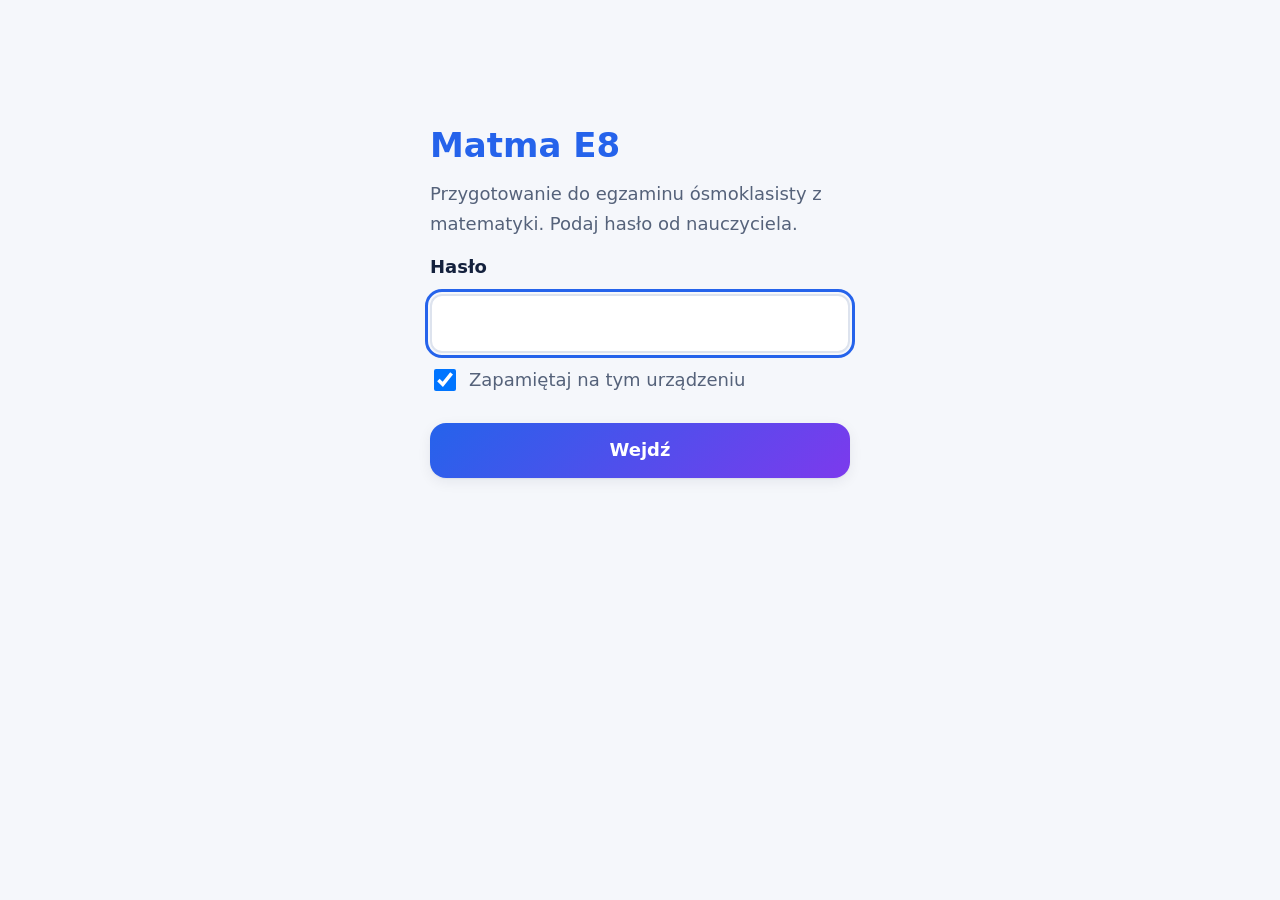
<file: index.html>
<!doctype html>
<html lang="pl">
<head>
<meta charset="utf-8">
<meta name="viewport" content="width=device-width, initial-scale=1, viewport-fit=cover">
<title>Matma E8</title>
<meta name="robots" content="noindex">
<meta name="theme-color" content="#2563eb">
<link rel="manifest" href="manifest.webmanifest">
<link rel="icon" href="ikona.svg" type="image/svg+xml">
<link rel="apple-touch-icon" href="ikona-192.png">
<meta name="apple-mobile-web-app-capable" content="yes">
<meta name="mobile-web-app-capable" content="yes">
<meta name="apple-mobile-web-app-status-bar-style" content="default">
<meta name="apple-mobile-web-app-title" content="Matma E8">
<link rel="stylesheet" href="style.css">
<style>
.logowanie{display:grid;gap:12px;max-width:420px;margin:12vh auto 0}
.logowanie h1{font-size:34px;margin:0;color:var(--acc)}
.logowanie p{margin:0;color:var(--mut)}
.logowanie input[type=password]{font:inherit;padding:12px 14px;border-radius:12px;border:2px solid var(--linia);background:var(--karta);color:var(--tx)}
.logowanie input[type=password]:focus{outline:3px solid var(--acc);outline-offset:2px}
.zapamietaj{display:flex;gap:10px;align-items:center;color:var(--mut)}
.zapamietaj input{width:22px;height:22px}
.blad-hasla{color:var(--zle);font-weight:600;min-height:1.7em}
</style>
</head>
<body>
<main id="app" class="wrap">
	<form id="wejscie" class="logowanie" hidden>
		<h1>Matma E8</h1>
		<p>Przygotowanie do egzaminu ósmoklasisty z matematyki. Podaj hasło od nauczyciela.</p>
		<label for="haslo"><b>Hasło</b></label>
		<input id="haslo" type="password" autocomplete="current-password" required>
		<label class="zapamietaj" for="zapamietaj"><input type="checkbox" id="zapamietaj" checked> Zapamiętaj na tym urządzeniu</label>
		<button class="btn">Wejdź</button>
		<p id="blad" class="blad-hasla" aria-live="polite"></p>
	</form>
</main>
<script>
const SZYFR = {"sol":"S/a+6UVrvrEDTH+tbGRnRQ==","powt":600000,"iv":"P7UgyyRTlZRp4qTl","dane":"OhjMDWGw5cUWgaSCmy6zv15fLshQTCX+YXc7HrpXCiQ4Y9XnliHFXikNBUtUBdzC6epTTFC7n4pnGWSRZ8ou++L+yoFvhBIJQrwcJHlK25SNY6VzokLpCzXTUeVenOTX/7nQZ2zK/2Lqcj1nkym7mMlEaM2lJB8ZGyZYRMiU9tOSl0AjN4+p6afRLI9SjE21Qf47mA1AKWe2C8qjr9j8e1jaYATe+26iuNYwSFL/SWQzVcD9wFqF1B8BdrO8PPCnOkLFQx3imcKSUTj2TFoLVIIicEZ2dQI/CrjuvIZY0yh/tGB2h/hXyrRwScq5dNBVH78hNJla8kfzdsnY9idIJ3GIE1XKadDe78DS/DktLCfm8gQjXEKruqDC0yv51bSCSKerH89ySGNY8+b8TqJJ18QKzUKBkwyLCFR0t+/wZJI82JjuqnSxDZRHO3tIgr54H0ll9OzxiB6TE916i6Jb0V90Nwo6oXjdQnOzLN0+M6Bmt7K+4ZU7jWAVdXcIqBbqDoWl0kw9fkgpyy8HsWook9DdSPQEJt5wLDlCP8u3l0Nc3xrhpgLYyMD3obcd79vFtnXW/T0pLgPa9SYKqnnDAM6Lc1qwW7chMddDNgl/nH11aBz7CKdGLXLisgPCwQDjyiQqnmbLU3E4nEEDs0febRYLANUHNR7VVlgK+SJQ7u/nSHe9ZWv7BNx36DNwM5l1/Fq9gt6N9RtHSHpW3po9B9DREsWLR4NVkiIGa0VqfU97Rvf4YwwgwN26M4ykCaI0DHgi92IjqDJ8L4CsuGQY06BcpEe0fMhwkd5BFVIjBeO6no7Zml5APOTVTSbnyz5/A4fHNzKaN2OAHvhVQ7oEZLXJ96/[base64]/E0uV4EVI+zxnc6RAiE0bDvI0Rby/RjkOvz1rsKacqIah2utv66YXp7cYjKEzXGzTfczfXubENJqt0CCGZp1BpA8qaBM53o1SIenW/Nd8A470pQdJ7Xe8w9z7Cvyta1qoc5h9JmxveOmLb1mMaZLQFYoTRai4qlwVApRhF0+rfuoxi19wDJLtfFM4aTJRo7+YURi4EU5Degla7sCA7eaSRnraSXUzhrLoVmnEZR4q294tdxxr2Alj7OQMkstT3bbd92r8Gv/o8VkCDKSNg9GarTmhwuGnDB62b6ARccBeke5o66ueFW1LQRdqAqkBIIisb/4Why0gipo+owOOhMj/SN3GQ7ZBkhzDy+wUrvgVAQfkwox0IKhlkjPnbAkKY/[base64]/vIE7sqCf2KqqQ6HjM+vmVvTkba2KHtSBYWCc+8E/qUMTgAqdiFVJTlcewggm/dRl2e+ixNSj14FpkMofFUi8Oe5vJSguf/T86RbnrguwbcX5nkdgofXA0G7t+qNmaCAw/YV+0f6fzWX/qhhn9fyvaHdzyWgnIP9XzcO7ojUgCRh2cV0+cVA1X1ACr1rFUeXQEYME5S3vBeudw0cxL+BwoFPdfGY0y+vFGSabSU8+A5Qtxwsrub/EJMfp9fLBl07V+p2tDTH3dWxN+N3o7THpmZxaGr2jnUv5f317iSlmk+TPCNIoBLEAjH/jPBGkD/AeETut9Vl38ILpDuPC82SZyznOWmu3FyiFpYD7i7icwSkOuNdiuf/ml9m/ljiPTZu+3ZM/MB6gWBlA52b1t93uiBpyRrljDdPHjqQmsRo9UORZyl/Zu8sQp/8Y2GLSSjHJwUmbJKVjB023uPaM1fUs4G8qkcAFAQQutJEMp3fb+neFwR6ioVs2daee6Uwrr/i6OnD4MXU1v1qU/fJFsqwKngXDs/NFIb1fBAGKZy36AJmfiRSXgO9gOtLP7sjnjux1c234HSESUoCywP2ZmRNkcKDpIGPZuP0RAY7m0pVgL3e/0V85yLOsJCPLFzad9JUIPssKM3VW4KOS03R/yNVLbTg8MR9urSRXEJOwprmd34nYOzS+mocjvyXOBHu08Dfz1pBfwZ1HwiPEVb+lCfDU14tztPgNlERvHoJH/Mv4ohDtb/DPomxpm8WIl9rmlxfgFdcyNNtNon+4FcTF8Stk53u/6SaM+NCpuOHMo3GyFyQ8Wd1BHKb4NSgtv/p1LDFGZnNgdJeAk1z7UYIyrN2Xla1UuNh5V2SrSRQhc4Lj+i16OuoYKD6im1vIoLL1Xxh9Xve+/pdg6Sf/T7wIN6qnpnJeEffC0kM6410S1FtnQRTuy8+vKpYAbzQgFIzDBFTYI5vyNnJlgjRdxIBhLzDfMk8/SmwUsNSAdqSGPU9PnRHFFil0ZDCwqEgW1m7jPEh+C3Q1YGWOD1iuLFCfpDKJYa13L48qbyoj74KagwhEfM5nk+dNI6Cs4V1q6o6jwg34PtGdDxGtdfEyssl+NYQIyydtIzvR6sNzpQgkyj+Cku0MaHI+XZOQKKafWrkZ8aYZWmw1bqCf47DJZrl3dI8Rrx/gXmBB6Lj8j9WgZesgHjfmpPEtoUv9lIMvHwvkd35mh+hRIQNPs+kadhji7swevOqnw7xzsOI3qPBT0PiE5bCqrt2MaFcFBsuUVWW0XV/mPORb9BSKmm8wN9RhRLtQLYVNWMSDZrY/M5pp1jJkBKdENBxQZuwAjIImK8bOnptPxjZWzW7DC8EKK/4g4q47z7D+WKgYWPu0ujjNZ3a431KKCRMtjp8qimcIPM5Hx7lriBlL4q6IpQaSOw/N0OILAPPVd8Dtpc45dbAwZV5IBpSpm084lG2gOfCLWKkSBQbuOL0G7+It9XBDynl4L2M1ounm1LDNhA1c0Ig7Jt8MgiJgdBRT4SL+iQRJeplBD2MB7oLSbOv4d2mLFNoxLP1hNY/tZS/6M6dDZnEt7YooEECTyyTtUT61Oj5J2Da5XhDmkB34kG66iI8IIdkOHZ+UYBYAQ2GQBJ9lvxezle2/cfqS9amwMkpcsf32jGQMuHUjMdBT2c/SgxpoHAMo+CyUzrIEAK3Eoffoz+exq3QtXV42YOYZJBAqeK9m01zwejqCs2eKHMySsMoWwJ9+Y69Sm3MOPJYp1rDZrOgOFIRR2q4mlVbuIUaEA9K6/iI2VWv3a9KVSXpdFxq+i82d52lT43d16f22BvIcGjE5H1OA/xeWsSArqwLInxsZiw7yU97qVKOYv6I8lx1mRNgM/PAOiPcCccXP/Wwj3L44KIsfpr4KgR445IKTiqkwsLyTdkjvY8ugt1JZaciXEVnZxtyqwCHzl95k6tl/BVf8KTEd6ExygOEaMcPHaFbNblq1JX7pYSmOehyWI/JDrxPwGWo7dKLn3XXfArxsQUgFpPUDCFE6CTWpP6BR3MAWEkDgMFr+AZLH7RkEcYVrT6r2DVNqi+wR5cDmkdhg8VeIFB395qKKz3w+jumrKkrf5RlMiFmKL14ncCvZZQuviyvPiTBkxEw6k/kSteef0fsqOzW3MV6RAonzdBc1br90BB6N8mC+jTTB4rtyaD90MupD8vrSNBziQEcL9BxiVY5IpycPwKtwZTY+Ushr/G8BwGy9z3qcOVNRqfsKlLHDenBqjvlldj8EykBCKAwgH+1JXJ8anOSd5k88faPDi/0nztW+xqlYL6DMi1xjJm803wDgr8Vjc9JQveD1R2fIwgaqc0ByED9Vr5lWipI+kMX//rPzJcfmeZLST5RsyE/1ZXZt04fnZiC38vrsOU8xygtQkbUY0hVWDimzWekrJPnTF5tiLgpSzRjmoShKbYNGq2b6qgHHnsdZw5NYNfkQXT+fTJEAySpsAXcShOsD7VYjETtUN4ZKdVuzui5Dwg1VKYZ4UJSXvoX8RUHqxXJ9S84ovOUuSM7bkt95tPHjaOo9t6Ydu+rbC9Vy/TXBpGAeMYMKmJ67A195IEAAmh2UBx1UxdNmhGunKZd4e+qZvT0dMS1j8quYOkv1rDbCBD9yk3aJcM+lmssOAYK9p5E/ER73h5nF07P6RRzk2oiiTFSvFBhsy4G7uL0VuxYLUF66IH1sf0HFGNF0GkMpiv2xsYZ45sf6v08afyhQ4rl+V4IBFBFCE79Whcwr9hO3arzvjm83mf9Qy9YKltOZstHEhv+kpcwkfwhgOh1/2uUFULos8HTTEhxZUSsz8bxcgtYIEpWhv6ubSBtAgS1czEX407aXPdUQeYgr9il7qQF24JaO0GdDMCAS/hm6+LQBPbDlUJ7V1zKoArKW44h10DFDdG7Q6Dyjs/7dEaymXSoEq+hbXvp8I+DxJ9arz83jW6YlebHCA/NL3AF9EW8/0xS6SIaFy+WYQjLgtCUmqPKYzDy2LHmhgq2cRsh5IXwoy0HrSWo93bjFUPFD0usSER4V8nA3j3SOeWZO3+PvZ9R+I2rZXlX8oJ3/aNAeLwdpYv8ejeHXj6AIfpvHNw9lFv2pfaXQohRiQzsfFOO4c44H793Hmvk9s9+0k7w0t/e7+aUFn+Lg/lLcVUyEFEYOlx4V7fYUdZg58nNWYjrAbAMW0lfxGeMK+udXH/oBJEWgAlg/[base64]/h2nE0DMc8Y+cpoIAKTGt3YaRElgv1yk9UViOJNzXsMNk6VbaHK7vzSePOxnD0B+n7wTZphU6b9Hkr7CfLuaxRxMQSC5or3c9x//IQHzgLszzk/jm6ulT9XuNw1L1QIkWVitiH5URvNIYCQBxIHicckhi3Pz+n90sduvm3wht7FBwuFMnx5atP9yvgbqqfz0Ua/aTl0wnQUQvT1d1S5SEVO3YwM+iUEvOodJ6ilQB+IQ7Zx7sZP6sNvCC+dwJHNVsHDKkbxI4HW4r/2nuPohBJGc+j4EgzEQF6lF/mYDtbP96ofCTNwLH9iherzTvxKBxJhyBzlEEYARpcFFc8f5pJ8yswlD1L6FzcbSRTq+TEn4pGpOVE0aN9xgeX17UQtdqfDLDpLaMLxnf4hpGquqyljbsxvxizPxLJZru0BJZ0dfkWANTr9dH/[base64]/rQsCCQ9mNgtvsrBupfAQ7OdMIkn/jD/IF/brYJWKUyEjshpyaDBLD9O4+TbA5jTgA9T9c8tw0jQoKhGQmdfG/M6iGYpj58MB2L6kGe1PFV7GnS7uqnv0H4mA9Uz+6Y/IDsFgVd8HA6JwG51GkrdgkNp+2rOh8qegIHCq8N0S1khlybbjfUrSgGt1G1DFFu1gYwcOG8k+tp9bPYBDxcm24MA7srkHdK8BEr7LpwQYfLwmgOxhHj0Y8FfRlgHx1H9WSgcK5wiHfVSMg2egD8sKOIeLDTVuKhJ16BumkYWwLXuve/SaUOoSOW4Xb6JmvgoWH8E9e0BjMMIfmzDzzLwhYDK7LFDqBMGfYw8O73RfG2yoV7SF+BtMKE9zdA1eS3qNo/f2X5IFdPMcG6xlPObPDpa1C8NbhRrbktjuhDsfkzWIW28ZN+/y32bJ0fXCWh6jVGOwVjQV3ZjDflw4qRysSgIdtrg58xkCE+vkgwhm3XQANKKoeUt7dpSr374SR+7FdJDVEzZ2S658rx6qd18D/AjTbeAEA2LH2Nn15M+LLQcAD9Xs9pQgRN360KngpAdjsYHzZUteOJkxWagkjplfJj8mpyqz1ZQ0RKzJu7liF5W5FUUDlcK99G3WNlZN1PQq9X2gb4yG78V7h9uGFL1HZn25dQ1yAz/ljqJ5pZPzh2+BYOicrGR5DKZbSq09YMiFqMvX49zWxL/ntt4Nz2gFlxFp8bNhKlHTayrcn7QaDl9BNQRqr5Q1MuSuz7AMITfIOS/EHODxV9NNKmUjOvu94X45Z1muQ1mtNdYOIRKO3a59WGd6Kx8lGFbuIYdij8S/UZ5uGpAtMHOF5JIc12rjdDO1QIPatYso86DQOl8dZILVpPGnVo+DYbpGLEV20rdFeZdn9LhXCYc9NmJFTosH4dh4glbfJWP9/uoerEZckbeA5zupp3imKzbjaeWv/yBKE513P0U2WfyfVczGz+INQ/[base64]/k2fMrkkirn00coCM+Qeuj1UMNYHTbDawvTnuEs9UKJTPuYi4M8tOxGPEWWkExxIPELMdPE2KmB/T2CjLdx8joul6x/AN7jrgiYaugxnL6DIU+B/h6JhiwNyPTzAK6NHG+mxsf9WPfokrNgBnk6sl5Ek74Jj450A7q9+vbus6aPyxfYBsoZM/lushaBdGb3b8AaTS2G1kpFDyZ2+pl4yEPS6nx9xWwNse6eHHSoU6L39VXUNG5yCC+Ygtk5VG6m0Q0a18DZfsqyynjK2RST9WHEdPm3O2sDi/AER0VDBVdGnP4U63IVUx70HIhLMneuDEHGJU+WIDbONJMkmgtz/XVRZ9g0pYOugYI6YYV8MwDbFcBzj+q6qaKDMhjZ3ZWNoK/S7glvOC97K6HUngNQ+l2P8B1EXewAuXU6e8EQQsmk357Bfd12nk/6FNEWa1OFwEbIEqLrfwbkiynFTfyRG7FPQYYM+g8ISAOuwjTrNFp+lrhEKusBdWse4H5mPBysZyZQqxLIwJvDuP5fSFlyKR7EMfveBIzUYu5Slr+P3JsKH0n3hxGjZ/xqnNB4g08gzvG23YE4lr5EnqcezNtQWWCNrijAyKvux5RUUuluIGUtZfCMXLtvUG78hCkxxzVko5uohcEWagi4rnTGxzihAM5iwP6Bq8JmSdqKOyE51rkV8Bz9IIsRB1fKGKgMPkFXNJ9FEQTpenPbtS7C9o63CE3fRTStw+lSt3JdVxCerECl0rYO2Xvv7po/XrF5Y0wwn4LpqoU13cZRvh8dEXboSalc+0Tf6sdI8KC4DHuTMLHi4nO+yk9hE91j2gDIeRX5mep/QZuxCUSBWVS/H4yN5WgWLEnpLn1ZjXWMhbYbtRdR6Rpd8SQrakDlY2cadbtyUBwJJhImIRkJtfyqyWzrqT4wruSaQr2ymCI0LLZwghgrJ7hPOvDzPxzf6kIik5C2pHZ3lj29mpSw4NupJKdjuMUy+BuuZqANsu6nxJfF7S3uXqxGLftPiK6cV9UDyYxzdU/eIj1+ZEmfT7gJbGS+It5m1dfa4AC6IXTimTMBJXoYUl2VcIwdz0sA69ddil2TcQruYAOlLrDtGKo1s8eJuORA8zUfvXYVy0fFL80xDpTb2+XmAVuqPIrXhuOQaqHqHRhyYPU0cde8d2a8QXnBNtAM7vDnKaPRiXJK/KoAOb9t7236272SSydeHU8py9INc0CHKeYJjMZrDeaGSW3JPuG1JPealW00z6r3fdAMU/uU1UGlPPgsbe290y83ldQ29FNxIKNmviVIpqdLiEJV8gOJnYIb78DCtDmLNasNNWxH+XRdMq3Dhf+PBx/iP/6H6+Fg0mWKMOGdR0uw24Q1UjOQBA7c9zD3Dx+6NnEBy2xfyoLi0ezglXWjV1P+N4ZUxHFYhui84qQy70Cxr84jh84mkyl0wgQRrYWtSF22580BRPxPJBmAtQT/lcvkOSaD0GuBXbLgGsyQJDIxIDGEy+R1fKT+1B4nkVyHM0D5NnDwBzvdqxT3KoxykfceoMeDbhP0M8S28PSBTwVYU/2gUCxuymg8UuCRduPRomzQftKhL0SGnKmvqjiw23lpd9/XGo9xXbpK+q2+YJFPnNwdIbLV7q7MzvJXALsvZC9uXOjAV8fWIgSCaotnkJMEilqog684RLIG7HHMYmHzKl4n+mXpyJwFLla84tQBZxULIc6ZfAhU6ooYWmB5OgLl2uSICquLy3ZMHGK9URYaUKEhG/pN4yEeSEXaBSe5LwWRQOy8fS0ssud/tv1aYTcM7Wf2rjfa+pUbg1fjiVeMPK5ADIKRXsCwLA3OVoVQ19bBwEHTaNWWc4Gv8VtXrs2eJf/1wSLXkTb0tflVclp8wOx8ibQH3bkURfQk0nsjYEuZiH+IF4OwdP+4VH3ntxPtrD78ntr9WIpVwgN9rNAnrV4oZJLoHgw0m8+aNiGPhHXHvFLSQh6c2waUXILzKM6S7FzVmXYwRypPg7AU0v+IOQ/EZMavFkEsAJU23yBLG6JOHh0H1vJsrne49KbT+vM6ekTQb9R91KWd/mqv2LbOYvbSi2GiJe2chssYL0uUrplbR6GerKONDPYrbrIjeDtkhbV2sL/mm5Z4xpPxsWF6IFpCMw6cwcrypV7AAJ7Z+CtL4az3YwRxusp1lZ93enCEDzBavvxCR9vNNnNFPgXk5/kgnBNE7qN0+Tgj7YZ7xj6z68zynSHu6Jq+NmttxY8MzhnB/PlAP+2PmFYLrc1dneHnoMeTylvxlT7ooXRcAUSiAOceLYmGhwUin2g6AqPj6zeORHW2mJPD7i07FlbuSpUMcq+aJ+hyvAIki3ss9jFoGYsov0/krwDFzUlMK7PplivRdgx398HIkBDHVWPGOeCHLHc4xhnX9/3px3H30XQm4AXn5FuTFFE4yvyNSyRrHVTzsPgHUXGcbgWLqLRT/[base64]/bBR0cdaLx2Id/hqQRQ8Xa2OWHW8tgibhjaqHgRfu71EIYUrs9Fq1Pjhz5y02cxkMfUYDUcvx0Wrld9j1INAwy8E6cFD9BW4g5sTLbau/YERsR2ooHfkklSVRZTU6k6/lgySLd2fvckM6lZXlSx6ETEe2BYyyyelumoOrr2vBVl2D77FqypF2U2BRSAFjX7tMzuP2b0ZZJ52OwChT5mXi5JXyM8Bzx74UcrlOm+7Odq1IWQR9Ne8uIHDKTtf9tytvnS6qSrVcQywbZrvCljvnNOLiph8glyGqdr2Q5/vxzANgmIJUr1DWEUHvk3nGucJdoaFt+ta+douPcf9lTvp6cqA55qUH2CS+t/mWvqAcb6Y2LeDsbAgul6a+fOo0wcu5j14f5H/gl3mv8r6haI6uIgMxNhR254wJUwmKtm2jNIGZxw0CnOpWFDhlbPpL+TWrl8f+RPwUzFewRi9K21DRfP4kZLHsyVTXUU/uQdFmE3S1uunPzu83z2G2WCJTrCT4wlc4YbWQnW8ZPEBDTEklm/s6J56EGVG5cFILQ7FrOWd7gNY6GDV+92h+Ptl8numUKdZBebfivvJmjgp1aoIfANrsFYydQBRXdnwgrYN/r475xIaEHeklElHJhtKz6hg3CDvhFiHhPqJIB1LXbD1czHyz2p7x0mu8q7J1Ga13zpGL1+tCthTKlcaBC/E0LxWOXzy/+0FRXANwPFiMe+VViZv8V6CdK8s7AbYVJ6Q/tfNggKw+P5ABaG8gmcwl4YdWvYcZ4fbOYKhm4OmsKKuSTYlmM8G9VR/bAl7uxRzMRpC3D+cank5y7PiMI1VS5hQp2Zb5YszrUfn4L+4Qgv6i90Jw7SKl0CFR2Lp2zGN7yRu8paBN0rg/AZJCACDojbCzG15affzeF2hOxZLN1eEBEFl2ZpRUvGUL1zgY1a2kE/lD7Q2Fexe+PJIAhQDUkG8tcWXlT3sUIYOClsvmY7aswQAo/4k1tUjSz7nHez/+fP4A1IgsTv6ylSo6WsE/n/PGyF5k51SY+S9CMrNPhCYgLHj88OE9wCkVBFjHw0mgqCjSwRs6Y+4VnfWsjlZvHY1llog/fRrx10ZwTrdnhTXMrS7gdbbI8wrbfRLjyGUiCNAbDUDfhNhZuJUNnHQiUEEouYOfX9W60PoGCFTEP143WUMq4K3dlMaJHrH7ENntJDUC0nvDjJU3aqne/HIC/uK628JdWZd9031qIYoskCNdVFFIf+pV9xD2p2wuyIy0yN7BwB6tD/NDvoslCkFeLfwJFgeXQoRbL0DuJdeI47yuHIp3GXkfCBeaa5rnf6cFlqHpZHVklDtHZklpuS9OHevgHkP0/DrDczCSdZtDJi4DxMegNTPGgLIagfm9ciXucvQVNKO1v6i7+4DOZC7/GSG3JK0kFg+h5Yh1KXh/ldsPyJaZ/MJrSn97ZrHDJ8ElJBvAoS0yVBgpwks/WYuqTbuDDQfSfV6YHxztq3YCy+mKlVd7xuMSDA1EQvpYiYkQ80XPMte6gSaD+m9yji2dtlZSPUraaPSVcNQy3dnLiyiAbhUSZkIiWygeyM6uOSyTGjOasW3ATZPhe/VYYB4GeiI1U5cD2+PcFWWdJ7LS2TA9ukDbQHKTs6kWEtAjNGAOTawwHFfz9qCj14jT8SHJUyRzziW3gQEfB/eIa6MQcY3nlnO05rC5ca1Sr5cBlKaTxdLD5vEDGUMgWTez9RlD3WMlmwgjqBcz8rKWecrVFuxHWsuyLlZ62ycJqhcx4wDumWFdPRC3thgdn2e6JoJN+uI1CjMgV4hjjy3jlqVuUvvCkYThz76JyFmShiflfKvIPAf49oHmIDI3fal+V+o/[base64]/F1Z8p1sw2qezTOu9jmZ6UgxyU6L7+aeZpHyJeEGSSFn8oqXlXfuCH+SWaLVeeGz2H1lDDxOC6XzuAYgjaEzxlIcicQlVHt2Rr4F3dfm2fEcoEBHctzFJlEi+OgB4kuTDX9AhBRPbW1phrDznV7E7Lae1AuACkDp5ZzcMqwHph5AbKJJ/dCxki9TnAjGPGTobSuZDA9QJUhh68TDm5YlE80oh6b/fIK053HRkGbPLAbMlWpt8sB5VdUDtDMgusOrsh7uNxRM94s7DYKhjROyE77x5PN5EJ55a1JH1VyeF3vb7GhntBysuOvqsGcYKHfA9ThZtCefdorN9Sv5TemcvC4Syc/45FGIvCMjcXidOoCKaKBCEjRGOcSPci+bDA+Wejng6LeOnPW2mpVhIX0+I5sy3ahdcJcV2vYWjDJSs+9Q8PIUMPqyP+qHOIdB3dW8EuBuOc4CnVroNQVRommTUboRe8e6FZnFfEGjOCkZWb0hL40NquonT2JXzgnIfpbrzOd4JR/spVtqfQsNZTHGnOXkL6XE8t6D0nIuLJjelyV4dYciD6gGOt+CUTQ4pyYMWpGrb5KoG48zTvhMDUjpYlSnEMGyeLQOs+H4EjXBINcEX0KbLkAiMjBUjzHNE0LDob8fM6PglfSXThpjA5y2f0PwOxA/aSLiXwrVTb87b+H6Y+RM9ZM/rE0GKexmKHU1ToSIZ/G/QtstY8DtsK3DIoDJXjin/[base64]/[base64]/z5de+SDq0kJh9Q2M6mWTu4a6ZFTrkaZj7VQZgjMqRIhdNRkkCJukG1ID0dTq8md+SkPt5GJXb63N/ml3mbxBbES78S82PPz2KfSAo+HXu6yvlY8XS90MZaoAwFGe0Apn93KSj/t+aN8J3C81lojA1fOJD8Gmmcez0BCcSgfXTXPU+Lf/auZxBumc5vCkSVOaZNzPs9qdCge0n5URsn9Kcr4sNvvuEC6VFeda9eHjVmpfG0sUhSVv8FW8ydSj8pnUMZXzohQu8fmySEybP/ZULmuSg0gVizjDh1JS3GN7Ka/hgn74p2+l4lWM3EvhNd5eQiMLz6SUUFK/vLe6jEzbuGdpqhpZCLqYy0N1lLRva02/4OEZF7by/q2I+7S6JigmcQkfq8cv3rtTahi+X2TPSvJUlzQWsPydP9GXpqV6By/[base64]/9XoqKxvO3jotIYeGdBCJ66Py96BtjlWIRu/EAt6CbKwFI8S8RUUobDA4hdZHHkraLS+n4pDDRLKXFlI204UJuYgLzZymLbe7rac8Muj6Uvdy0qeEOCympqkzU6+aqJ3ewT/agIngpWB/NuF4OnUQ67yEPdP0P7wtXUbfHke8DT2AL7bGiqziBKvlB+zoXdzEJDK6faSRVf66Nb/WvzU73b1xyEjt9zTXeDLJ2QU5wPbMHsgjSJUNlz0zmRhLiKhj62tOoyTK+kTy15tq0yC47JaJyTLipoW8qSq8AArhdAohP+O/ePg8n30hBKb/wlBdilK/8lDHtI6f0/zWHCW82ooQjT6HuKu3rk6eo1GpXusjuvYNM86cZppQELNDNvIGtDoi1m5CzmgtGZCn1A22vulF67NJS7Kp5pFpX5zj9OqK4OfrJ9DRHvgzgEUMvpc7SLdjknkvJQOXtT98X03c3/knt6d2X3g4SE4lHq4uB/5DTjIdRKvb71LF3LeihA3ot3od2mvsuhqtJsnUFSLUD+ixE6Y4D7b+G8+RFMsUiyVf1QXGNBntDHj2kewVyzO1l7WXu5TlY95/q8XA3ClMV7plHNUA4nwcRYo6ZFBSgf3CfD0TrlmMnuoMsFZGjhBfXNraUdCkfcovJBa3dpBSLT1NhxBa6j2v34lK0gI3EHrO09w0/87hxXUTN2pfNdJBcNxxKFzRufn/CTD7rDm6R6KWLBc/KzinZuYlpLms3RGS37HDwjb8mYXCqhWBhlhfWZYigSG1Po6kvSpQ6X5V5gTGGY6nlA/DuQkuCNDTmH0ADO+fjInbazJGPaJWhZklyPWzfOBixJvFAE7kKF6+yJXEty576P/j5+u1yC9qNzrg+0TnWEmjiwtSNkuQnT0tvE7JSCCjcU08sziOjvJCBuXYh3C0NgBAOxtInoOF3lo5eBIx+27eW0Cd+xGb9MRVVUjotMT+0I/VFbCg71jhEim9dwDIn88n+Vc6NQqEzw9OZHucVMWxUdneiWKSZAzeBH8b4bSO3xE0SJ0A8gGwKoisBNSZFaRPTMkFPNhSsBra/odKdZF13BHAywBC4ogyRJzrHqixlvab3vu5UyYfz3L6VRnNO9vy3sk6eUFtZdN4u7ZW/6NtV1eeeLN2SzyeKDHmE0WhdhL+sEZTRfJWUlPcwWoRWui/18/1eL7xgMhg4enmT+xriDZhDUcYQCrPcfq7R7QPmlMoteHfAfeLuwqhb6joiEA3wE5I3hBBO5nKctCSnFgFtNcy7rf7pH6k/0cstMOnxEyxIhwCqImtsJmUQpwV/jZhlgMX7//c7RR7ScGvu8jz+Vx0dKvIFdnAzO9jKHO/h3hTjFuS8ojzKqHKC4g8wiQn9RXwQ3sYl8t7jeICD7G0qLniWP8UcBUK3f7/[base64]/QnRNmP65RaGSpun5MigPSvBqhyfKATJYfQ5CdBp0yxIN7NxjiOL8HzpkyinXN+LSVqFZImGVnnX3QJDill/klnMlvvBoBvWeZ3WAIXHYZo7gWAqgiDaewlWvCISSbuFPf87LF5zZ/8p/[base64]/0lqcl1+lEWTLh//27G7ryVnNcSEHq/23fIz9XxBABEF6ozfd9ZWR+IIwKFcIteclXEuGML2otS34jbqYxB9U5AvRmRuzWNj0p+a9vNVVNX/XYGyoRx5m0ymLNAQBC2UzEfdNjDDRjmiWlWFFqCqiPQEFjz+kpgpOfVt58Yk0QDm4yez35pANI7Emt5vtcsw/9Yygk1JiijMYIJu2dum1Qsq9MS5YG3Qcrjk0JAOUm/oUNld5/G4VvxaZg407yda1YOSoloHtl7VTUcjyPy/kk5Ck8h8AamijVVlrYYPjFFJFEWREyyN5lzwHDIoMCTkRaGqoesBl/YNTBY6w7BaIfw4UPsDpfSJRQ6YYIh/L0ailYR1OFQr3Lmt8A5JVEurdsdpGCqR4TdSy0UpznWk3fgHywA/E0JTk7IVS05r28cyGTyYnxGl1l/ascZaVWJThSj01922wr1/QMD17Ool0k6kqbF7gkZb0yihknB/qfXGPN1x+T1WEJDAsQezOy9q/OZttnAL35/byMTFv07AinQpW5MS+mPUawslo87Uu/4lkkxfl1VczlA10Xferlf+j09oSCpNLxZFXHsfJek73u+8l/ihlFbSyQP9n4V72dZsKzBXtSE1K3X3xC3WBha/nj91JwZpxI+NTdjEVA/TUy1aFqXTrEyJ5Njt5RLtt05f/E64hGO0TqahzcUbI1Q+aLHsC27j+xMRBapOyxjlnKAhSB3/7hGddcusbMdpGkE8QBtP85GMYVhFu+KMkHpXeDpNpAbahHc4K9UjAb5DMEoI5UJk0A1FZVxPjIVI4I6xf0GtYczZETJr5gUQNT5Ucl1tIx0uRAKZB6VXu1fUg65/AdVYKWv6Gm65oLTILY/wQM7MlT8kgPSUZnPIecOE//Htuu04AymCx6Xq6+UUyKWmBfDhEJxZ480H9Kfosa78RkIy3rwgNrpb30UnDvRuMPsqJqoHblk5kw4FbtEAyO3k4+1gVfkwE4cZUr946oYLaa1y0NCH4zt/C+6N7c/Wy2UfVaYV/tHVZXIGxvGxW5xnaln4JQEl0MHjzaDZWCC6aLVy8zzcLq6efxm+Yn4liB0HSs3JcozsIq8wBikjXlH+B4P9oEIAjCe4kN4x2ePhP1oR8UHj2/hm8UI2+Z5F+sxthfvcJQt/Uz11opBtk5YWHdWnzjVAaPvihDH8wwTgUf5AgcWPMXPEyzbw9U0vPutB4m27ICVHTD5ivQEboObvzvV/lAECStTz/Pezw1I8XbqNI9F9fVirnTP0/L5yvKe0kO8jReB+sb/qi79kwnImOIVkbTmQQGF2b0wXB4EF1t2Soz8y14H4dMV5Vv4VaEFd8RFTtXMhtLxVvrIj6nWRTI7HHb50Cjg1U05DknXrKUmJfEEiJsVKZhQgvSshX537Wu5L8q0J7d8JYit17ChIAG/39JSOmmebotMBYugSM0m3FqcxZ7OyM8Z1WRxdhoRK7ucTLIqnVsdV6ZXe73PApTaxHiASk3jDuS4VOAh5ZMvhKZwtuwYueWpHqTd3U7UtWnBfIZ3vItlQxde86Obw9mecljbmG+COFwduqcnZ9vvx13PVq1evMf/cQ0KUNU9RKXUkW7UvAstPQbckC243RHKXkwQsLOO9fUjQKfAsodzX254A79xtPp26vaY5efrjfNyiSuBghmL9B0m3CZnZ6yZ/kWlkZq+LuFwC5tvYTKAoyENjNeTkz8eiV07IJZ3XPdDoIE1ddiruq0OWyDYm1uDLnZqtlMLe+swvv9p48XcemHUHFmFLXKd+Z7rSSniDVuiJhLPgSmoWW6XfPaEVSU49m1UZzPmU/SDCQqCNfojeo+qdXajUjhEjYFc5rbzRdxaeDZnzgXt4HSG0m6IDt+Dkz5nt7zefQjXhV+VoHWdnYWSCCNdiD847fQcTo3fSvWMtO9Cqauwu6xFe6fpxLMv9UR0F2RC5eSc7I01v2Higo+UdxZRE6NVnAHSHoyOVWWw1/a8XCvUDurRtRvio/0g7AesSwH/sNEyUh7RLIhtDR9MM56zUhhyCZuIFJ+rOQOszYKzxnZ67LhqnBMS3I4FscV2PCjXFWzkmBIv4f0wmScOyb16Z9ucNsriVS/IjoGz/HDdxl/KvonsLuiJnEw80r2C8R5IVTQ6YkzrsMS5D8yxIbhMxS06Xgty32WuM/cm7jCmhJRuPzp1/[base64]/np5r5yIyTsWv9DeMxBWf6rsrMnpbnZ7uMIMGRR7+SfDRYQ/rtinl08nfXK+qyPQNvlsKYMIoC4dYO/qfSkTJQqC6OLr2/kYerurYaLpmPhkka+ur8iu5MhxbdrkdQOXpfOVvw/vdV6AKdEb/BPr2phRPq/T0+yEe455s4UXqrakGKFDy/[base64]/N1OYr3aT3aUZCQJwyc30IdlQsXGpOLTuC3kLN/l5cf82/iD15hcb18M0mcKJ8wDBPWUtmrjUcuPVs+fN+dnKCzNWbplQu6TC5xsGKmltD/eMjvpbCv/YLfMsXxmnVKh1NZaZQgJ/F1wzgvtKwr3iWteupQMD8qQnb4DHte32Mh2l5wgbKoVvDofdOpNCgQKSHIV/N76rNW9YBYQrmKOJa/wFUkWuN+HCdOym/sG8QI4/kbqqbikkKVXTICJhAPguk/fSb6WE0k+ASZ2neVNh8AIeLZ9pL0K9MKhDY5CU3UGRiJoX1Fs8bkkoCSVBbKcpBBg5do460gcyL1itKAGG2GZpU0Gi4Gbp2m1G9dYwQULSe4dY8BJlhRLDitz/DSKkfpMsXDY0Dv2zCqIuVf4gpPkjdTHyZ7xvAgnuE7x0iJUkv5s0njcpHmUhEFsI43iOdELvLUpDLrT+KgETtcpPFLuNioYx3CVfzITpilX6ZSH9HjSo4tLPnHTvuavc8jrvb6+D5bRyophQG763JsZuDnKvW3xxvqwkQI/kPfx3HF1DMZqDBPTdv0u+/AnWBeCvyXQYkLEUQhZBKMgrYugQsvaKfsA+FH78DKWw4Lz9dzqMw/[base64]/+ZrCjIqhpq9de1/ZZwNSTvoWKf7eb+aztqb5QZEKdQJED4m98NOPpV0OA9E4wa3y9GCt7sMPwwCb25TLk1xqRcIh+g8OF6s6tdA6f9LfdBbk03FxvHDyaevYv2oTnMF8rW6ysmQzlnnzh9529er90HVahfgpSu8qajvD7sQJeHvwA+QMDgwAkivo05/oXOYvM0Sw9yOUs7i5dbjSFpisuHcUNNqncr1myj4dAsvz1WB7djZe1zdLEv0DZiB+VJCBNnvXBaozMeGQmGHaxcx5B06ojwIL1B4gQWGq40zIdhP1fL/NUr0CP/YESMef5EbnZL5N864qMm/99eEeFAs0l0e5ZENPZPa6DTkELHX7yQqucUgukjYIMc2Z+oT1YBuyUlXWr3b7l8Nj8zPERKHT7yyGMNmWZOBRucjj2w99jpNLnKKiShofofmqAEx0Gv0sbgvnw/zUEwKrvWTwmywTnk9XENgPyj4siAICc6Bib0TLqybbVipWS69FCYGWw6mEaKBUKFnyVTARCJ2JN7CYvb+CXp8ml/ZE/mCg/rqzJz9kqrUHIOXzZoyqL/[base64]/2lrwdlxdFrt1DUXqe59UgXDIh1fBwXhQ57ompeg+1s6jbIqHXy9nMiPooW2w1sE+9xUagtQ2Qs1M93yy9gMv11GMjyhnSAa48Uj/WOndPSu8rkhAinNeBHdCtPunoQ++IVydXh1Htc8piuxg3KvAKIV1wJhXKLhsw67KuoEvaMIiOUQq9u361TziRYhOF6houph5N8lFE0vjNbm4QE6gHcSYGWSdRnngJv2jAJb6IXlR4tLFFpaKS6Zqbloo9QHe/3VOuAovbFOidfem6hkrk/Hbdi2JwuRlFy7E8Iz354BuL7ak9KDCrOcP6j1PTxEWth8C8ACXyglA4dsCMLPWsYxL3guV9KMUfwdG55kZnqGwXmEf/PQPCvuaxBrxpAMmMJxhO1yDcAmlB0jERHLhR1yBErbdSvYnmCtRFxUx6kxvtQCUMTtuOqfWu8T3uv5jubhpuD6g/UIIxGCMdR3TBGrT4sL3M/hJuRMNGzXZTYePm/1YnQ+QeiF2l9IkNKlMO6c+rQLbq/vFsSqON1Nicd3MHAOW93Bjmr6LmmuzLzCqRYpKrzFjI8pdDZsA3Hq2OkRz65oqUYf7aMpKV7TTf4e7lZlRawO5F0gbKCH7wT5GO9LyooC0J6tk7nBzmf0yZxL2bhxc97JarPBDz/Q3aSsVqrKWnnSPmQjSwqdHbFpoXYhoG0QP2itRt8L3AQi0Xdj48Kw5Gr7VeqAMv6U6htBIyVoKiZ25ww17qSERr80cD0gqX4vy7HD6JkmMoMQwUp/hDBuk9QIEim6XGc+JSlwA5J975kQzzd9iRgaojSsg1p2VAI/dxYtQCwCgnvIk3BR/iB8q/3h1nKiTlEMPK7dTIqDg9Yx7Ygesv3Vk8KC3Zc9r3XRcV1blq9zF0gfbu8qGebbh3T79Hjtly0Ke3jfuM6Wc+wa93hT+TWoh5pQK+VJPET+qFHJ0sMkULwFLIWswiMiodFAaoLSy4NJIdbN32iyS7UqgXAyI4vmnEiO/pEu8c9QPRDq7qvD2DffAkTlpGSbTlFohcPXXNWm2PI1KL++8HLjQvURNj5GfBXc66OqAujQWxM31FkB0RegGELJifpcxlqtVhdfn+j8YDpRtYu70mhal8ZfXnmSWbQeOe0T4qIG6QRMdweUn+QMK1jbTEazehGhfERUSydUnNL/i9/gvUtQswor+NepttzQyZXu2Oze2tgC7uUl21+mEGaAebDHIgAnwbtTs24UF9t5UskNOpRBRTy/4VyrHzvx8dAnJ4Xl+CkIojse8bySNsJ8VD/jIXIWtZ70OJjqV/KTMJIPD5URJfSE7KXaDznL/PrY+wYL6zdCQDF+eY30eAXz4zFPrMY0FP33Lumh3Q2f/VlR7bYAnUKtFeZDKUgp07AlhlzVONmA1FOpWI1aztrt+8UKYljQorhhwu2BAZksif5MHPlZTeV/4gxbI4hDfp3EvhXkYpIlGJEATUl8i7sKtHVktFjydOWSDh5v47h9341TWwNext/kaLEYOqOYirDj8ZNa4Xc/WkzwYLy4pi067G8kX+6h4VUsbvPfp7bcJ7qcTAKoryU+/95zo2SG4YuJziu67vy+7AHX0bhRSveVtHnIoJaMQw4q4llCXA3sZVnBwbOzsQIfxWhBZO0xvv1kuuMHaH7t/DJiXzCe/91jU/aehk7wJCSTT2rvu3VybVLxmEf8iiudV4nphEicV8bddz/RAonIPHKphtidcKFk1PcnIfANUE/ZFOevHG2mZT3awZuqy+quo2gOAOCUEiJyqsUXUHs0zsYYXrmjq09PljXUld1ktImzQQWYIYGJCuI6uPf83jlVztpC5ZwGXVNiiQqi/INt4Vxyj4Lokp+cK/mchSIox25TXEwmBf82F8xUvYEeKgwjKBt/56DP9BZ0mccP28h0M9evGB8FOD6qvmIb0bAknL7NshObFyMqmCXasaElDbMEGmdGKiSMupJfa0X4O22b9oqjoU0kexgfVgLbfrzeolumpeq9f+lONnZWBWKJAZwIHUq+xNS1PWVg0LogL92PWZc/qrTr5IqUjIYFBIgJHc8H0hZB+jRuaSzK4qPrYR5ui86utxoHak0OYCzQE/1Cn17gWAUruwQrJnGPSx4Ss/kj8FX1VttLiN7ElHhimB/QvizQfl5RrOLKu8x7fi3NnYwEdJfqxb3ERzrzWVbzdchc53NRvYvcXKhYbqYjYoOBo1KZr0BW48S6wA4ishmYMe6ESN+IfPdPRsQKBqnq/sP/gb3IR86ZuY73/SrGqVM0GytUHOEkniEyKTkbQPaZ8iv2R8+X5xkbSQZGoWoRqmuLfwWS1ELRbeYj85wtLwigZWIb/INwUP2Qe61CmEhhWSev/JlwTvNrWgyFPMG67IcVwsbK/bdBiabAJzAJk8uhuUSuznXUAlBkzxnMnkuyQB4xogUweDPjSo2OsVW2xHG9CH9wtiDmTdIjLh4OVAMYquGm6VRisLuE3gkFdotU/PJn+d7HatlFk75ULwPtxLF+LBUGzNJjCMLnxgrhVf2IOHKLLMBRxyd61fH7xjZF7R10gEYGN2/iiwiG8/D74Nn6c666hP5/nR+tBLhtKfTyB9/SCl4XGYkapclH47z7RY9noa0uTlLHWiXghXen6o2/GDSaMSIylCbHTaeZCCaSIpkkmLS3GqOz4CV4rCzLQzktTodknMx4yacSApHzJC3hVzCIn8JPpkmpDWpI+pLIIovlr2A0t/kFFZWh+ql5Fv3kLlBpygd8F9EtnJYAc8rXr5mifCIOuQTAFq9HguD1NhkY+PcSRQa/+0FDkqG2vaqboRHdh/LNxLL3wmxo7AKOaQMU2i0IBqTZGgBhXu/JWx6r3L81sXwxIcICu4bWJQfTJFPfRc7tvj8wQsjgV0WRby+9KBGx3gD4JBRkexj80a/[base64]/69T1lpCNJxNK+13tq1ShJ+oK7ICiGO0wcL1GYuEfoNvm+QV7t4d5Zpi/A5sRP/GPAaeYkJ5EKIWeOjKdn3vQaaoQaqslCmvJ+RBIT9KoGLwRXeF1ZUtKM+XfIi5KARqPck+u/3JxOJAILr8jWdnu00tc6rt4JIMEPxqv0yh2B/TdoEohAOvrsCRyHiRdJ75SLsNrX44M9wGAaiSzz87BwNXd048yRpEqpXm+5gS7WxmmIoPvthszaLeulVbgod66az6azegWNyE5pMsQ3VXOv9RI7A/+QBjD4SO7ZDbH2l9ThzfBRbmF95WwvAJ7CwKWbxXuUP1TMRC7yJg0NYNZFEy/i5moL5dEXkfbwSpesHhCCa6BMRQ6I8Es5wskH75AW2RqfBtitizG8neLZj757wSPQ4suVNFiXrUNwfInR0cXe7hWFRMYCsFNnVP3kH1MINY8nqlWo+l8FVJQm9elUSReEqrrS+Ex7Pv/QOZaP1SKZtV2aFgkue3KR1Kz6RsErlLY/E7lurwiD4CilD7379KnX//l4Q0/[base64]/UsCPRAdvOLgTa6UCU9xRMjoh12NAaQIo5TGtZ+01xWfzWA1Yac737K5vf0CJP63dfvAZFLYXotkvbXzzBVpKM3AdVsJokstH+rJn9hkI/xuJgtVMcehqueeqrT4GM4MsffkL8RWfe6DNyPtSCF3H9/+4KByQWgyINLp+zEjnp3r9bzX0W/K2ejDIUFa6zRr+/vX9ZuSpxto9lX9ih713OVOJjwAGudWzd0N7ueeQj4yT4e7SLsp7oRkVW4s02vp9pkJwSQ6onEfIuXC2XUGybbtFnYAIsGtyJ/zhPjWaa0X+nTIOGt3Zc9rBX/UTqn15ylEuHpSmzmjq3Q6EW8EMGt4cCL+MBn7WUp1PCq6tP2FYICf1Sl3qVmjQbO635zHriWphIEE5sCmfMC4S+G+7hMxyR0IUN8TN3hFw/MzJBlpycwSWsPp+MAJuPTR/lsJ64FzL7Yd52doFWyXEXSGnU0S3XF6J0nFWvk2dTCmVDn+mMoIDhMScPseaUCIZFwfBAQSm/GSBrhQwmFW6uwBk6LccHyQenc21Qq/dMhEC0cL/b2/2jEiV/TjVBrn8iOWx0yqCEyopHjDqf2bPIzWPDFe4hd8MKiaEBzGM5qxU1n0nmUryiCLI+pLCgv4/zWH1DzG6R/teOsmCngB7jMc37YuLuoevPkzrM4QdZgXG1cay9yqkJ8odxVaWC4rCfWVh8xQizqy/C+NPVR5sGGKVQCM4WM1jVY3TQcHIWb5qKOUtmtOcbTP5r0kpmNw1rEai/VUHyEhM+VMJfjCHFliUZ8iUDO77oTpCGdxH5WY1SfAISiNPznDGSq8kIlai13TSezErD4LlXgI1Qt6n0akqwMzJmHp4dvyMSOzqR1LGlgHPsKtJnXvdHh8oXTHFqj6lRIjriOrkdX8qEot7RiU/mAvBydDC/IiLAgaYkYu4EdeJAPN7UvRoRCtjAnEzoDQR0q2Yy8QiWqxR8QrdN1U7sEcaziqzrZHutj3BJ9uFlGHb4MzdT6WtFfVHj5re2vlUrijBOMtEy9Daq5vlj7Awe/q5xe+HngDDSe8o8aqW23vvHXjLNR6l39ROVs6FjWUqTGBEeam8o0dbb+Pm8I/7fSHSCBg89qAiYNBnCuMa0xBvQaLmReraW+BG/[base64]/mGz7ivkU9e29H67mJ1rySR2r08g73x7qiz2U5Q+5h9cJuoiJ/2dDCljoNCY2BvaP4cbCMwVI8Xs2ZRFruc+TqxIqLIYRepJw5gRFYeOX7Nv5dQRda19BMt3IgyneWB5+nM80+P2EsKP9hqXBBRvrqm23j/ReBC/BsamSYz+W0Jy8PWsXHPbchIL3x3qo36DdBIYuBjMRZzcBG8wDpfYMXBzMpMipuVdkzJazMnu7wl/FziwSsugguX1vvQaquiqWkl5bDAESZKFSxBCr/[base64]/1MyKIJDWZE3CmQZ/SQH1fX+UPYmhqiDZFgPzBMRjPMvIiMVIY0yCJnewYpjIS2yMnwE73Fiu8FzPsDnaVEWINCF3wLk7ypyMcCxKkAW1hy4QGBB1aaMWq3/tShZFLDNIB7jIuPXAemhkXFNSEgI6pXLQuwiXJKqUXPTswaWg8ENd0r8XR5m4aMGAAZZXEOUdh3W+W10uuzTbA3+YwtjK0LYuqaTHH8kfgVYxwit9LekcATzJ3zYLE0YAYJihNpoVPs6WhV+G1a66jvx8l2JDdKPH3Ed61rbBVLlsPq/c2ts7OuK6H1/U0NSmdz2vl5X6VLobsm2j1ejNlLNa1VFpafXhxTLgoHzg2xMLgyvRyXntCXrEgKU1TEqg3A40YelIcnnlZAcld+1PKL0WFjQhorl8d9sMsT7Z+ARbZzFLobdej3zNwObc2Wt8K3q+A4k5bGr3YuM305eWwn/OzRn5L87xhpjzQVCsyTaCIeF4EyBK3gnB0OZXJlQ0+s88ImGVHqsCE9eaZQ2IAGHE1UlgfpTtqWLwDyB9CJaammgIdoPoCYp/PQMfCMAHY3Ps6/HmjMXallfFNOI0SLzc2IOVI0gqgPhXXS9VGcs2400pdTFMytsM9Gq3c4m62xMzzJJ4YbfWkcFnZEPDWcKvUO5nbouhUA08/4KpV5amgRPaQOUBLH067DH53mBtL3DuadVgfTo3301mfuARGeUguM/MMa8FlDr0YfJghVxV6E2sR/pjmJ/5duMSDZQtFNNwqGS/z8Zu0NM7d+G4K1OQ8SQ6Y76y5cjQFoWv4OTFKQZopcP5nX/l+/g7Hewl5b3nPOYECCCmNNjatyk6NhqkD2f8LnzEa/fDwdOvWpT+uStVEJrJPo8359J+mx+LoE8gRoRsIxtxpRAJ6Dp+OUcW8gXdLBU/qlnNjZu66J/1NhrRFqpOWIf+tOod+9GYkN0VslV5+xFA+iPVInGyEhPQKhTF/1BK46UNCZPpej3Iv/ksQjTGd3yASy0CG8Rqsbb7t/WA+Lfy9FkTRjlGHUlvfot9e21I/EkLHNVkrnSTXYdhaHBDMIuQiKu3saDnF/xmQeNt3trYLuTsAp9GMX8lmq4d/MnWLOuSfzhrKPscD/El4rQL27eZ0INz1VXitKbopRCBHEuGt0OfZiVVY7BDuQxADWtcsowt7xoEMiJkuhO3tmIRr9Io2fDFV5edsoK4AKmNtCAD8xSYoDZfY9H5UU0eD2d0sgmQ9BMdY1YoeAON9hvnTR/ivZjeWfyf7PMO9cT2VITPzOAcbNvgNvulZZe4AQc7Wd5g413ugysq23/cM4WHWuGhKWUcQpYTMs/x9YEg+GLC10+sNR56exr87EzrOG3C0Msyz+c6/OIgemPyjyqEDffOevu6m7l58JXvoI5XSyuV833eTYIdSi9Hiz3Edw2PxBt1Ya3Sequ+8iK7Mbcv31jDRCefytzOK7pzqH7+/AQ9eCB+aG/UA9i+ohCSTF7o9XaXPsiFYN82I8Uu5iNPPpbDGKCrB7Uj+niHK/CHTj0zBMzVmphWbIJEbcZSLDgMmxHpJB85JTDq55CnrkHhpH2D2HACGz8zjqMvWphTbL9bXu1WcWGfvGCeOUc168fnsN/[base64]/FXh4ZhCpGTdMP/WvkNwdF+Grzx0KSL+BL3AdQvyg4kCUybIf/APneLW3B1IPRTaWUYM6/erq57tKai97ZgP6Bu7iKMc77iGjuoXSJeSTSVR6Gd/9cvzFLptgnBa0jl8wXm5eWK8qP06D88Cn9UhSS9xF0ELheLEISaTHsS+Qi+ZIyMF29HYxLHQh516+bDyVGInZEOo4dZjLjCRkOLnDqcoldB5PGCdC2v54TqD8JrwfXAgngq1VKx0tcAZGeErv4hFFOvQBElJ15Tl8qKnWRJDVTWOPF/a3OmQiR5PFizqftRqqp8j39G0c20Xczfj0MUSCwNOWQ39nvT7NRj8GVWLVeQBKh+C19g+g+5VMvya5/[base64]/8eLq14SKIyt7oKEfmicp10Vih8fSvBbClqAeGih167bM+kiWDZLddRxwNUamZX3zW4kydGzgR+lBPticEhBwxIOWwxss6BFuYFH8BjCKfaUhnEz2RAsDX4ABSZ7iLBlaeD/CTVfeboQe+NH6xBP3Lke1cQjTgfIaAYn4apdju0N9pd1LhA+FqvL2upwZGrmUPKOJjdNQY1r1P+C/nF5hDiqdQn+xwbVPVGGnrHlSUScVVH3Cgq4cb5gT0SDO20yKe0EfuArUr+WHxQ51eUxAsaPlyAFDhlIQfX9GQRI6n8Jwzz0Kwo8KIOmwwtncNAxp9T3iOnSyvjtQ/L5iePN7lkueOIY0qM++xS8k6Yt+j2xKEKLQB+l4N1qNyErfKpQKnPQtykLe2YB83KkRzV2XDK2SLZL97F7oxDAnr5lPlcJRd+T6CNwf0g1ddiE71xfIfVQfj8yNPZLDsgv1/fHcXANul64STSE3Eu68uhA9NHC0/sCn++f2K9nQrI4G2tMAfdTcLPwibdtG9oSw/KN5A+p+gxbxQz8PTZcc4SlbanbL6gulhJHYMCeS29yBuF9AwEhnFjXwrK0NG+hmeoQ58phKYW0LRittAy/K2qlesZzNAlWigz4vc7/[base64]/xCmbGE6VTt1jY5+5kvOvwh9acxU8XPjHT1erv/iDP6lGzCPqmCHpzeQ2nL3kepAWwHnklF2UJ1vRErACX5VJK5AblsFXJxg5G1lMQxw3ZBSRkNkWt2lBGYIWXOfEgUzNHKBHDSirMrliQltF6xcOvYMvhTkrd5NiwkEiJMWI4rJHfSYgbrJNPep1t7crSe4kDkIrXmvfvzo+tWdAKdYu5pZM1Jy7w/t/p9tipfRepjKAtXb1BrrDntsp1DfzoDL6hHanvx7uhme8iPwDr/1jj7PabY3Q4OW0cHsSJpDQcCf7auEaKn9SRMlTHehXpJ1cIsQoepNiqtGGJT+cY/hAM6SkbKB5Vp6m9b9qx8Vk7c9m7e/[base64]/iMwOhIocctWMkRp0J8pVURcAdG2NR1PYcX5i6p5g++WCIu49akvgyK7ishwMD2A3j6eXQqGNVkeWTtZSUn/EgFX+aYoVtP+HVqmOm119JFtuJ3iOqF47gH3FFVpWsRjkwc8Q9sXjV9e3vbrh9E23mnr779WXP2k8/xorG3sUu9Tix2ahPZkOAYkpd4vYL9Jq9OeGhDw4r2JLvpAJW8hAMUPh0PYbbv3Izs4AA6FpYrClxDRSpAjFnytrEcd6uTUmmM9AiiH6rJlnBmkFIe5xMMKD5OBc/Sm2UFBkc4COXrIDe8Yeg1n7XvIBY0EGn9HOprOWfZQBeIGkDFPB09HeUdjWAPL+zGkaYOpXYo9YmD+RzeHYVzt0r/[base64]/Mm8aayZf/tPOEqZnHG8CYfPJPHZvps0MdYwaMUdCQ39JUSpbcuzy5qiva91Wgt8WY8EFcIqCbfn7DpJzT8F0cQoywIW9QNwZYia3tiHQf8gUoKDLvVsrPvdzfMqE/Ojumg35JPegOUPJnuJbUqO2XqSx7hss3UYnHzwhQuLx4OLqxbXRHKCHkGHUH00ebuO0trOpZ+HcwbzmBSNBSmw9VhpItAHYYwu9Od3Ura7ecYXFvUmduqRVkA8Z1y/pPsEDOi6dOG5C54tp2BGevXH5W5ju8JzSecGkxkAF5HJpPO6ON1oYn7NEWRCS70e6/WXezjic+qbO3rQj7sjbp7Y2Qbzb21s/CE9KblmdeN2hIEXY64hS6Z1mDXL2QE7RMWnG94dC5z97jxOMrnHt9tcWhWQi295rvspwwO76gBn06SCzI+WmKwEAUy19QP8pQxIkJt9uUNHskzYgHL1A98nC10MHWAA87Hv6FVpxKbUEkdMq0CwR+5ZtJWQqR4N350Lq8U1/2Ysic4BBJ8lqnW1LL92DS8y7WYxz2EfG5IdkmWnkQ64f+rB7j1mzUxn1z4/9LNI69tMti8b9qbvaynXpGog3e+/qJ/AMjglPAOSz0AiRpM+TDXqE0e9cd1sEgTCJnA+28csRLKM1jXs/9vUFlHVv0gvNY8asQrFrJoJksa985fuAoOieqNw9/4mBwX8G9nPQ/8bYSTY8IpxsYmUaviLYEXTUJA7aVAlqfof0RFQ9wlwmTDQDWUMz92FWYXmKCbce1I0xKLbFLdjz08nhTNFhiTpoKCkpDSmWNNJtc9kAhz2RN2zDaRs+wDgyxTuBMPFzueRdzHcAu1/kZUl94NORPNDd60dTiIFWwEUbqOL2BgmDOzotb+1uMQzZ4qths+lfKie0qdjMdcJJKLDoQz+TTXJbXrPbNFJMhWdyAz04J6qA5Gfua94b6jRLfSDV5fCwlJtBF8ZqzyoHkHjcPL5BRpGl7zYwzV/mZbsYAhiv7YlUjn6ai5315uBm6pVpiVtyhoecOBwLzpIajfqRL/h+bzwlKlL7ALq0jeYzJ3k62C/tT4byPFNxlwCuCaJUJtaKS27kEkapYXTe8U6/vodxNiYEUfEEofiPZT76hWqn7vvyM+X3o+xIm2ghEh80Cl5eYLyTQg8SgFxNdXkGiYTwMr8Ndefd/NSuxU9UGEDu1CTy5ZuFEWzxsJbF2hvKEfIqVsTbxRsgnjPnIcTPjBPI8KVtMlLaZj7P+7ecTKo7DkPyFxKelNiOX5Fr9j0a+dApOgj0alddMTVq1T1bSdGBV/gzRo0MpF1DM5U1gUNMCGhS0PLckOCRfLG3q3f6yytCH2STu25h2VxpXS4JWkm3MFWF52xAGInA3YkhfMn+YPSzEOi6Gfs/txegMpZmUmXniBB3Hng7ZZImiSDhUzpKswpLldmKDhYQKWkax5pJ0Gv03jLRqjPB9NTCcwyMFY0ePuw2thnvPlMwaBvU66ftJ9k8y4w5PThVTw8qiG6lEcqf7RdrVwPeFJrnfxQRmbbOV9JKAgyrZ6Y6fGzHcekhYDQoc4eWGPq1RAz0GuR/+xaYlgJi31PWdNnrip41HiSlMejYHUEPjoNEcs3pd/5dfPTNS+I237jIzBEx8/Z3pxw3gpHwpMyaOHWIqaZ+PTEiblYnQex4eyIoAZyST97Jr5i53ALXNKDdkUQLUFWFXuZn9qTnqM4aoIZW/Dvp17wjqT/L8+EN/8FMTUS1sgV0uouhopjYuxLbuGUJcb3mc9nrO7DzyMIXIS27aYUaQfIsZj6KN7bRMF1Mw5usZf0RmWjAiV5bxGHBUvecYvZ9H8gbtc744Sedc/0S+9mtAXnKQuj/5bFQVwqFtSqC03e1Yl1mhB+cRkKKKHkoN82ohb/rfzlJZ6kmcZpQbtfMMkLcHxCNLpKMVNWxcPB5hdg0sueHtbA/hGlD19BR1+JqIdUJnbAX1OKLFeSv+l6VF/QUXUlOqt6sAPpmkzjlP7Cs/U8ub1Q2WJla7AGXcvyENgwx+Ohw0Ep5JwiUEf//pigk2Z6RmoEHa1im9SnKskCdw6IlePvkWC8aNjnu7dma5PMOeNbOKCKNGse6g6XfJ2zr86yGhXudYZQEFIbSlVAxxL09YnKusdHKGh9A5y7hd0V8O4L5ML0YpFDYAeesuPIAXz2OdmzetjfhTKjqSfHBovd3bAhhwx+YInhxP7SyyAtET5JvpLG0UIWOu/wbilQSWsrx3dlz682gigdrw5mx5at/6RRL+CIuP7+qvtBfvlEmf92VpEcY638V+HmSUjmXGjVck/OH299GRmrv2yawguQ/zNwzyB/gLOnN9OhJe0DtomYw03YR2MGZur2EO5wZC7LXN3uTyIuweG7hDOXEl2hiJ+eZCdl/CxCdg70D/LeHKGVQzZgpECQuW/td+urYew37FcxecK2ToRLz5rBNkxXmpWBbzn5X37RGIPxTgoyfwaBGJ1PjJRZk2ObNYBDedVucV49+5W7U6fivecw7xxxQheiANatolP0dqAKiLIqb60D26ObPdMsH1PtNUTPrvRaIbJZkXSYo3HXgRinzLAYbDXsR1syHOLFaZ71rdxGcH37c/b3dQR4Nb4F6jfLxtgf2yk2ti9xzGPQ+o0iB4/C5zT8cIqI8wE6NNXHoDBWZYbmCBAB++1gLH38ohLFHgmM8bEn5skRcgOncKGE4j+N3jr/[base64]/MgjujXc1n1fOI709yu9i11yGX7lUOSswzJVjqyVyQT1H0Cz/rQ6OLsu3dypQbxNd3yhOBzNWgVAi0G67EVNsB6AvZpkl8o7Kjsuagink7U9SOMKaLnw+85F1ZMQjwOonwyxSMriGwlTxLwXEFgjNmQmlpTJvzO5SRo0Me6ws+ID23zDWqRkkSZhERKMTmz/Sr38yUDoQQVL5NqT6vlsu1gSKZQ7CBWEMbySJeY4mM9YJXNOCFLMCkl2QtF0tco2mEI0KB9bgSpGUe2mCUcFHJwVP9dOtlNsy1zV1q5qSsaAsi2iMflatHh3dRQ29HlHWmJNkZ/6mvMO3IMbujGEZqNxv32n59UB4AhfnLnL/78gV73i51idNoRKi7TIaxhIzOEs48TUZd6fe8Ttn1i8NQWmjR8m3GwLJawvdNhOfoHYW+tf+Ro/uzWEfG5YnMWRiQHfqapKbrLimX7gnJNZoaRJaE0nZ6jfYyLAJMQ30tn1tfMHua10cuKmH0Yvj3OPiwg4SvuIj/dfsqPiMYrS6sW0prEu7MJESdLjvejqnUFLDwYdnApSVvp9AeXoWbJSSl4y1bV8rmtlisXIqwNyynXxHdNGKOsNZAvAkPAWk7Jis0WL2vaR3n7RtKPdVnJVWLbQtruX1/fGDLJI0EbCZCiwRW1OdDJ4lUJ0eis4L3f3E5fOP5HwVa0jaPsLY+9E9ItmnRKXBNUcv3R7+GTyYb+oFmiIe6TeYbe9bqfF+Rczt6OBwVVqITqZgQrDhTha33Zh6WmKdTldQwB3nXKTOJcCENBKwni9NPLXT9/ZS0pwPWmRwgAPhcw+1f886oP61iwV5lKGP+13DXppkEQ/GMQuwiLkv5iJfowJZ0XKhw8gIRFHmVrs61DVv/mVS1OHU+a/DHVD/r7RlYoN0iMqhgM1Lf+ZFt73anke1G2GQur9VXlqzpjBfBfBxrdwyUUshuv/YPGNpFNbQBixAPTLWeBJ+z7ZQZJL8p0aBd/MkOaLDKJjdTuDZq/7rBDyFHhFkGz2l8PzkLW5oyiaGnwOrgsynpPhYzzzOd4t/yXAxHcyxk8HoqwlFG48gRzL+ku4ox6wVgVcgxmwSbam0cnGr4Vp97HR9uTmuaM2k+AoI+SXpaXcx5NqzFdYHvbzY1335D16p4W5A1SNlsKUBLhQMVbTomMPhuAvlH/arv4mLaAq/Bk6DaJzhmkTWS2Mp69D5zwvOVO3oa0HhW/uc2j6MdCXHnE3YvrpqPV6UYisqsQIgBRcxZrEDBIHVRMAXKT2gdSwOk5sZbfHnQBokI+B7y5hrJxK9D3OCMYFff9jsPGtXb8BZWVZvDpTjVOshaDcFongnp37Gcpb8YOUdc9I+p+Rcs506jwOi3MBh05Gs2r/CNZAZ7EqfL2gGWU8aTM3AzMzDqVxvdUCs/w4gOE2e5oNNhpC5K2zoC3bYPsrdDOKftUhhZfoXIvoNjwktfy70PVDn5ICqYEoENMcTZPcvAzM/LIxTfnXtluiqOMh4l3B/[base64]/3VZW/iFlP9YNE0FnxJD1iytRs3NQ6QLkl2ynbXNVz07JDlH8O/FeRwhTXKoWIFN4MzIW6mA8udNJd+2Tf8o+1WrJlsVfE84eQfK12JoFWE00x8qdXsl+gjRqGLQYv4NgrXC0PYRIQEHSS4iJDE8bKuD6yu6FvlwRIrcDXXmHrmqESeoKseY+lwmy1yEVWJ1Wmi4BTa150aWTvlQgzzS2qeNM9Sg2s85ST/JbF7aRIHyRFTQTZDwo8X0l+NjBwEpDLuUk492hdnXak0CbofDJDXbH4Y18QjoA1M4CVMOsylkzg2YqDJfzi7jDXD4J8URGcr+NdHQ05CNl0w5sMBHtmJw5EQUe5cfLPEYzVhCTEsEYR4Zh4IqK4p+MLr5ExHeIMeA/[base64]/UnYkmVpFO/ZyatvbjjxL3CL7ZHtYMSvq2K8jc4Xy7WtihxQ8vXYkReg7HZRRPc70POEnlsYPog2xMrmnPik9zSmHc6NkvsKUZ3cPopHyW1D+bJBA5rBI/[base64]/vV9cAclYUQ0m/HU0xo0lNWbVGsU5zgtXqsKeiMdsjcIUG5n+jo+G6Pcqv00jYKVMeAScInF/YsymfFxr8L8GadK3drSC2/Gr0USDohjDB8Sl7iDGRyDAvnXJWQEOkRy5XJJO7oiL3rrVIW9lBmBNfr2YrP0JplaLEWFb+KSw/1VATZoi0K0F+shZ67N+Mm4eoql8uIAynU5rV9NeBdW7O3Ub0g/Q31BY9K5A8+HbKlYoaXAhHozwLXUzdTMq9BMfegJcRtVccZACF9virhhjOtvZLdQ+Azj863MKEIoiQgFZd5Ciq62VxXBRpZxihLhMhVhQ906pGQxAGSPhU6nHwne9Gr6AoauaVs3X9kibpIIU8IWeAYWfbQiawLH0eCXgmd/hCbbS7pTAnvxEPSYvhDk8lVptw10UeeOIrPh/nh+ZCxxTy0/U1A0iBVRRxDaXkZpDJFYgoQ+epB0+i2AB0wHGzFmfxwUrlNb79bcQ+mE1u2wtRiGKDRL84Hyx/Wr8b5DDTa7qa6YoYrfMvXeIYD4fRLuQYgbWdWnSSOhLvdNw4ys3CEFeUERcsNMhc03+xTd7pu5lKkSV7RPwJ5LAT4lqZnJAlzXtTw9H7Rzjwu3uucaXEvFAHZJzhnJ3EPjnxxVqmPjHvFIKplG11F3k5AVniEq2IIi834Towl/Dv8HIBVVDtw5sf1Ug2vXsH2uAwI4FjOGEacq2VFugLRvlTtYuZIaR8wSBQ1KuM3+BPafqh/kcVH79me23BI6r2m2sr/9p+fKMqRkkHJpysj/bjNE9rcSDHUs8WM0Tjcm+AxqhRm/Oi5V2x5/9GRCWMcLLgQKN9lW0PaO7FSHSMqSuHe1s8RgwVllh56XMpsZbKBG0IcAVfAh3BQM1kqe6yHQWyVJTeNt0TTW4ooajcAcP2yCYRLkM18SqhZM7/KTa/vQ/96KiJgLVRgBVKEwXYUkHkVsljgUKLcNqLJW9Qie0/2x0MUukGuwa1eRWXVnLtaTQxdRPr93TXFX8HPhghS/Qs8AWEr3C59Xndayf1/yK9OebXeUpKnNwJq7zH31CQHiDyT0UFSiAeEfLvdqZ00sp8JWfJDyTj02wxmMVgtGAJv9olIdeZEb/cSwKC19OUqCyVBPC2wrRPqc1PMA2XJc0yAjyheHyFeqU/yk7LhZQg8MLs1c3oS65lx59yJ3nK1wvyqi+xNYoGfOC/olJt6VXzvYNg8V+UBPeX2j0a9kuYFm+hbtL9S9iOUapBIk4k3ibC6k+fi/VJYjm6hA0iILtBflEOVpkqADLUQwleiikwpl/3zwD/2rZCxapbilaLXg0B3yv0lQT47Zhbw1CNDYY5DPD3EDGQ5Z1Rvb9Xz6Hcp7k4ha0eKV6e+rzA7QBJnNczD6HkJPfJkqBBgQhOkUeGQ6TF252bReSzgFM1mwSnQmJkEVbc33HSmThQHfVue5g1lqlCwN6MTVEFzzcWnLQNbTVbgAyKXHE/olGpC4wHBLZchd55/2N32HTq+y535YYVQE/Am8HbUi+oW0QERaPM1aGvgKzJ7t1FJ+6cxwVHIp1V4WVvt9ZPKmzgjcvkfe7tYGcayOdaO5EemYb659uwBcOAZKI4LJavchzHhs3OgmGmhmvVtOACeQX4b8qKHwEskLPKkEReDgg3BxsVsSAIh7LtSUamcl96ULuMreV0/68YJ3Qbvg4EujEU4u31aURAYH5Ht9G9rPxp8cQ+EXcB8RkXeMLhPWZR3A7jOMAc8Eq0/ieChUmcbMM8k+WEym3KqinOwkPUUbBWSEhK9h9A+BZTZTFg0cbo9sKdVXba8YwdS3trNtp1FyE8FcQz4q5Kx+MR5ywtaMKfFZkidfgdbCbGbFaksX9e3wEe+HFObc+CvHhHu2sTrGYAAZcRk1wqwAiDj52OulXyLFBzry5aTgQ31cEbs4YF+SQj0ZO2wDPiZn15drA/EZe4JRuKIFRYwltCwx7+saxAR42wgV5k9/4hT16LUHGYwaKerZztg519oMoDo8yTOWixy8e6vU+qU594MoQVvjmdxAqFdTyunN63DXxnoE/TnfY/SQTvHxb1qwqZ8FqAlRT2UW+tkkusOB5rubLy2TKWPb499K65J6nnaM0B6OtXl2dB6qaV0F7h7liTHeHFMftPWWbsKyOmY3W/hrfHnw/1m5Zn9DqWtSV44DBUxp3OX07QMm6NVy/WIkjlykByvExYy+902GKo2GIop79Z83lePyWlKwqECu8SjhtkgNVAzXgNiFCUeskQVap8zK+BbQdF2nEdt1xJsWLxDVA/[base64]/fTX8pwEApzl/OStWvvbLdHNCxzHfxAzkXngqDTVGT+RdZEf6YY9dQ/clxXB4Us2aotOmMLY4YGXP/7UD2qo9dl0eCIhRCN3nX3Nc678IJrYUiwruYmv/cQF73ztFO8PYGY8XkU06/dWiV2DoCs2vjKg6lQ/GSS4HHnrdIKZzooETKMnqfld4OkhdfhHYBFtlKKPZcHuFdrp+3X5cjOuzEFFmt4pzI2H9z+LC+xd/DHFz1UWFfzs5u9CR3RulIRpOk7UeYitz/MFtQgweVCMZR6cwr42GDpiTWL+fPhRml+EZCLsv+uJK2QnOFXW30M2MsigRnbSFl2Izy2qu1j6y6MsFqxczDdexaY5VY9t9EZqvjFbUkajMimiNtWMDmRWyOwfmt8CPet+bI18xZqGYJw/Lz88oNUZYmt3lq1qVok5v6nD7ZHj0qEjHGg//NUfwEb0wwLM9UjxM/[base64]/BFeqgyO9VwT1r5bwoAhMTP2j6/01gZGwk26SWQYcgEILAWU3OKT0twgv+mZniuZA/A6jNWQ1Uf3cNwnCsxh27tTlpLIuMsQJkPHekzbbGWrcxle0EY9vhIF4+pQX1D/6gJPLnpj97YaG0ugsJhvWjKHeqfTvgXNhf2ZGOPH5+Jqscw9yLLIQzhromO59euGvyPtbr/WyjtzpRs1ewUuzbd0B5GnYEB8tIZ7jruRh5ExwxZBO7RCz9dSJKazFqxOWEJemFxXa/wTNUMAv4Nts2GZSWiWbhaWHWEvqO3dGrOvpPWlKJxDUAeerZUQPO/SiU2RJ8NAXrUINZ86ORK46WX9K/sUCDR7/[base64]/dKTZ62MjLywPj37NbPDUyLtG2zDT28+IxAMM7q746uBKIdK7aMCPAwzRfs5tfmyu3351YJv0WenyP7M4y9/trQseD2FlJuU//bvcZ4BHgC0mRMXwPtkyHJ2LlVPuTTZtGOIWpdCI4kWggjOfkkpTgnBEP6lbrJDxE0qXbAyNGzorz8vUnQQRe/mVeSHoBz71F1Ijz1rNJKCWcy74RaX0w0Vj03B6sXnDTog4ZRBSQuHNL6xuqTBfZo80zszM6jH+VX42VpuMRt/sqiStxy9iXRFMNFiXnClsTwz4pcb2D/rJpF6ybfeJTIbpDTwqjbR4F4XtVvMbtXUx+9ScH1JKVSpg1kF2JM9/1IVLcVKXDm9G+aiabAMDWcW7QvE9W4z0JJL6yxctJtwtxDukbAqzuRx/fVrwY+PYvmzzeMqHsm5UsHiqtIAiMztrdHdDiYSlZ0Uj8ZslvLlaHc9m8Ra4BhpIFkfQJlCBB5hjgRU0VmYVNQ6/6392NUwEhwA8OSnNiR25YFPcfvhFs4v1IcSwUHX0JSVCeuMGEHa3djArbxyVITQZnTAEtURjWSFs+bmKx7aEBQ7yPCW4KofXaL3h070Y1u1S84+0F3qT4eJUjxWzkf0I1MbCRDsEinH79sUaEoRZygv6Dg6E4g9GTh4KFtTYkBz9QSZMW+15YoLvDH1fmb/jHs2AzOXGBVvw/fBGpe8Glp8kmV20t5lDyosuW0CfrTQJRZo8NnZoSWpil/u3x9mtvk+1yyLPxsd5BmAqCWxrwxOT2gg1hcxiXvY3UwaZcvmVFec1as+demINFCD4iTBI7e3YobKTHRxQ755bdluHRyjSybtNi0jVvrs+b0KcOz9JrnM3HgKUZcuyWCIjz6KgWp/WRLRIsEe7+x2hc4a45BhYjiWXJiVzR4WZw5+SDsW4n0C3th/ZnNUNyWiIACPW0TQZmYQPv07WLWnPVmEgaxOSdAzhYFS0Hr+dp92DTZpri3bfBJ6lfMkMzf7IZFQdW/k0SiH4DxIiBPWH8Q+jXVOQtSXRfjj5zRFshMhmp5UoD+hQYQgsKYKpoMF/d0ncPd+cbfz72hPL5aUkBKOe9nKqzP/[base64]/cuATgbLAb+zZ/dnv3F+y+CSW/JFjUQodK+isvfwmUCAAresZWJQzeQrQ0UKsrz6yEybrXm+2rdjLGG8oL2aCuj8ShmzEnnhI88/it79bsJOOTPhS4saWpPeccI5vP0qZ7bJVyxAiausqvhcsgsb2fbrPNav3iXReL5Hd9i7UgbROW1evlDeJNZJMjVlFup5ndPuW63xYcO/jdWXwDqD6d8/[base64]/ZKiBIXHMvxIj7446WYp4NkFKOsc/TqQ0lZ3JeLtv0d+hrUTq4604g4K0qUpjeFhX5JMR0EsRize5bazulqBPwry7W2FBwuNtxpCLjYUYj5lzXnsZGMHMhV97TNHRMWcdwkLsRchUHsZphOsXwhFQKxTDSZ4tKr+/sKx5Wb+em+P7ocoEiNbxTOonuHIAX6xvixZDmaLky2vuF2n69wOqnnlf+NYkGTCgaYs7EqP3iuxEZjuRexQUhNeF/1CeyKw4pQwar8raCaPcUw+GS+aeVEIHkqu1zE9o5LqyDCECFwBGSLuVssBZ0cE43q0ZDWm7WDP/myCisqHqeSj4sKa8ce5Zp6VSsGecJKIOXz4xQk4zi3SNeUvbz6ctPmVocqx1lUbApuprt8aXS1ouUq5hBg+APKsNWVEFdsm9E4cpwWgO0g0vyhEeKz2p/+a7BYskkEy4OEnF7E7ZF/dlqntzwdUfNxKqftWjxGasAquoydjhvoIGsQo6ice1jszeIDjZEfAxlrinGm2Ya5sm/F4xtfaJi8gQukTQZGI99nbjSPWwGw1/wpz5jzrXUXnmP2vnekACDaAp7O4i0Iv0GX51ORJfFHneYmXdUPJ9zHHKYTvIM5SxjdObzcXJbPRZLYakR0syxUp8waMToE/zEQCeoGXblnaukZc+ORKzqVc+pzyX/bHWSQqBI4DqsOTArKgPEvyzmc3b4IFGRP97IlH4LpFZvwgivgTq6dovmnzh40jSSwENSUW2U90PMXUrN07mE9X2/qcOaoxzcXqnKpZ1HrdgCA2EQJn6QywYqnKWLC7Rg0wPzSEwRHeh/ybmh917jsb5snF1k+5MeJjIqSrcnHdx3xQ26So01E4BEfS7XmL/2BTQqHOqkMRQ94GlvO/980lgPZ1sTWV3K8HrHXwnCBeWxaGCrZ7Hw2w1pfJrJ1D7VcxmFUuKL4iTKzqXmbqn0SiQ1KBWiMT6XWjFKvHiaRKEjSb1gF6Z3OEllwQ1nmp+rMV1Ayfd+EougN4dCojJT7J9WSdnYKAZeDFklBf9I+Fq1tLJ/6qJGG6iAV60xJh5xm5S4vg56hp8Wk5qmX9gK6fw8ZgZbrXN7w7UBdVOEk08RiOWSJUG5RIOlqyCfapJAurs/wnEfvZUc3S8DukkTJuXggtWCumq6YPgzukyXsTMJPb4hZd96uAU0imlJUuZSQHiC2xWWfZVOQNnkHqHxkchaQzzjVUj5P0ybkjzHiWKQWuq2k2O03nCV+85+KcDpuklYU0EteH8+F8Vup2XJ/Klr+f9slPu7Zs8Ens9wDk7RsCS1FnczOH8gc7a1pOW6Z3D9R/3u6kC+dAWOfaInllReKuO4p2MEBeROhbRez/uXanxZDvpclzYw2VsssE0AzXx9ELBghU9/s1KvmUnsVUM7BWBsHScVvjXb5fwh9eGxLjXMEyNQnPoUhLmJmVNOWgLDP8/diRF7WHTLkcpUitZ862GMwDbNdcnYFg1SfwHPf3aJ989cchJ96gi5ewPwtm1Tdnv/KyG2NIpnsYog3d/MNfRzvYEgWo9gap7IGRDdCYw1Cnb3MclvKujrZcanEcCf18SPL6m04h2ZEyjxMisQ13h/N6jw5Pijb7VAvW+zIy2Q/5rT1FUztaqXbc4E4l6e+q5roz60ZsspAym2o1hUaiT+DSY4xYU/zBLcCjcvRo5cLcWoXZvjdVjW25pjPUfr94BABqDtmoI3EaLo4qhevH0KPNIN7NHeWC1Q2TnTFpjCy4TbDM6dXnoA286Yd4jlpifujDyQjxOEVueBeB8G0bMbBYCf3IeYIFGjoGBX64uTFO3ckWUDdw3XYvhAFT3Wx1kKWIgy6Q8MQFiUZO/f4HwP208ANMv5FGMwflindCePuwXFWNFBBF+4p0QMs6g7DPwre3vwWYX3FlHTCQYHsVNPF41BSWAoXRaAr4P1kGCxR9o78sIn6Hk5v02abeMc01g6g28Q2J/4xHwTbzHMuYlB7zKzhXaJ4FSw7ZVZPTEwTrnHiOvYpXC735JBlTDCOc14i65gxd3IKL1Br5qzxE+L8+Nv4ARMIH98Wmg6jMkYQN7FoJT4emStBtLWYdYEltNPXa21UVpYFI0cXnF8gzA+qdSbNKoqF4/Y7ncRE/w0tO70RzJc/x9FS+ISmoddxwA/ArhV4XwpXgex8SWwZg8zCt4gJB5StEGfTTX7m0ZvotG0gXnd8BRrJ/ljdpcCOlBURNCezmyY7mBYm3LE/Ar52SdgIvP/3q/qdegvnPlwUr6vL02Op7E77SrX9RyO1PjPWe5Q9fg4r+0Nc40kEotxP8L7Q96Ktch3bAjlyH/o6zywXaTjP32gh9F5V+4r3fik5GwpYL8oKZq1GJUwSHPfIC1fChLGQsgewBBd+mnjRLiTbrPiQLDXfMOWqSAam4SX0LYk1JWMG9K0tAyXN/l0EOSwvMJUXaH6swE9fVHNj4PargiF48ibq8gyuGPoS68RLe1dihvswx78FN0/uNy4TIe5uN5TL2bI6oGDUnZyY+/KnqWUAsXjCpdhRsToi0E5qP7cChhKMBcF9CGc69nEEawxr4Pv9vBIsz/LmdBIbs/xZlZ0TlNVOm/eA/KI+qvL38SpBB7ySiv4y9zSGnMvB4M3ke7SiKhosV1+Nx16c1lcK/2RcKg/[base64]/oMaYIXAyUL7uBSvMMvJHfevHQzLEXWKmFXXnLC0Q727aiJlmEFV8nUun60++8TxOFT7xz+wsWsmRSdyEVII2owMI5AJ+jESQXxsbsLs/U+k8VcNBgmio6gdmfL++Q6cxDpqEQD+Pi/NFmjqd396RFfR0kgdd7p/ToW4GUvSQZ0Mc7pbI35ofovVeGEOv3CBFUakreRCVmPmj35ewh1tgymo9CgOVxbbfNARTyci4wHGM7vCPht90RCQy9j+2zbDfPnWnImqV0w7dDpadT8Eb6UxRl86e328dh9oUIScsNoacsCNrI/ieQ9wBwoPcl0z0pfhqjFC5P7CiPEN7k19n9hgFldlONIvQQ0uMUx2flXwhATTtrBjCjhrDhC1RtLgHRLREaaUVXIna2OrHjP9629WoqB/wPLKE7mUE7y/sRi39gzKb0nCvUIYvlFQJbZVC44+J60AelBGBA1DI7TIUtOEqbVmPQ3UfNmtWuIliRFyytE0dstwLIc6/VsPsPYGoXM9SlHH3V2H/[base64]/kff8vqXL6KJzLvqH/8zjNpD/0E9L7KIS7tYp+0ChyzGqhQ9QS4KQMzn60CIBykzvlPNzOmZGWlSq9UDRYznI0NW45zf0nWovlXoLpkW1tT28aBI3RCKlFk7CK1KTDejSeubEud2I/[base64]/[base64]/uPsrTBXN/Q9TZhTTxUuyB1PAHGLEPDKQGWDhF5uDtFKylZlWvhUsyEwRltz7KX7DJl+gI06Q3jrEubLq2DR+F0GUDxkx6An3cMQWEAfeRFxstReR/H2sSjFboriF+ApdAypGdvYmeYAZSOWa+Z1SIYIlSwi8czorR5d6WUwcrsnejnr9BC8X+OQcLeo9PrJ7ETTMublfM7/o2pAnfJsvh8hNMTUtph10tV4GCQNz9OGxYcitJ3JTleVSOYUIOHLDqBhfY4qbuaXxWHgTEQHughug8IDDSPd9kTmY/VPm8N6eKR+uyachJDzqOT+HRkvkWy3ceGE7ki4d8a8DeTU0omH2bPHjH0dX77ouiLz6C5EmiFCUVS2O3t2PMRy3zlW7QMzAtlMt4FC99l3mQDhQLWtesjCAfK8h3cKN1hL9ioKFV1/vE5DwauVVzsfjN19/oArdkNtbAdZfOGgSA/zgF+UN5hf/oz1KgeFaXl6MheMu7qgdNQMucalpeaPwG1LJUd0PWxNx7iLVS+odc3JKWMa+jG3c4SeGJCY3m2WTwySgnfXqoYY+xRDCHZXy5ZljrKjqUyOgMVdUQ47nI7tRVNTCwjUae03+LmeF28VSp2qfOmjJWLSkvCJHZEIJ9EIJKxsL4uqlueVOmd/ZmXRMvqU79grRARuECV9B4wsKmPGnKUUMCWup35PgwqTrghMMG+5M/skLYSPFZzM9BfkAMQd5P2+SESdl+9crwuaff8ObHPYtImlUtk7/JcHKVlQqEXpWMytA7RyZv76DUTXe13S5F5LPSEQYI/PP+GQpQYz6jdrr72k8iM9Zyd7q7lJdWohLKVTezaJYL4Wgkn8qP3O1utHyP4gQb0B41SzOHI8Ae4lFURSMU6RJjNEnMhuS5pyysT2EMIUKZWtQKWRI6oOCyA2er32x/W0xn/3YjbBlk1R+DLrTMrfhwuW9dpJrurP6yARXSzEoFJ+yJL/NNYPmbWh7ev5IgdZeFplHkrxm16srfg/Zeta7hNoowFdrMCMYoHimensn7y5bsIOuiRWW+bABEoLZz2k6PLg+2KOmymgqrHkwC8Nhs43FhP1+pOXLEc4GLE13StTiNuPEuOEuAagUhYO2ctkEYRvhvZHgr7DP132hG+jo7i9BlTGqeaWNYdsOojMnWMXndc4lbRIaXfg/RxzJ7kXeTlaWygS5msReA9SJ331+lO86EHKQnd729LzbhhqHdRbltGehYfars5gqMYNmSrozsN2ujKxV64a9TG54Tv7A3cu3b1YtUnoE1qDc6WvMUAy1vXs5qGTs4jgPndlccrgmTm1QaLAIxpZJ/VvL/AOYJw0qzQCOQFVLlGelnJoswbT6CriowlMDcAqjbP2oVOOXg7kHtJIw0bOpgYfw/R1kpC4kTrQcfIbJbDN3xUf+/4hZlXycCq/yPixVfyCC0lqPprJvz4uEu+Xs+cBdN3CCi3NTu/vbSYUBAouIui5jBcuWEeGejeN4XUtRi9A/QN/wMvGkj6Wrv8rtbJNhx1t5qeTTvV1WzaxZ6t+otCIiqza6uMcAb72giVWNKQtzwxxJHzQLY2RHYIDnciUPN+XaI74dBgQDXqV8SqMgydiA1bFnaw+IIHftkfIAEISbyUJ+EvkR2rFjqUY0+6mTvwDVYibuKZldz1iSQ/SoHGSApur/b860BF0BDPLURU3IQMam+/aBGXcJ/UTdxOrl9gWwbJQWOqGhJMEXkX/PeBcCj2e7OzV954b+7M+ILnSkPIB2iJOgdVyUCjo68S7YYpbXl2NtTVTqb7VgJ2XUOCt4+79l3frHTP08Wu5hn0P49iDYsw9KnuF3cLWxwqhm7cmVcwR5cVximAI+cQ+qBS5mmpPRHAxFqqlYuJ+zAkcFU/VViQjVN3uvJX0BNByS3OSQTqfqG8gBb4XgmDfSB6/o+MUNIqxkrcSb37guxYWVaEQrBLjk26T3cJYwStIb/6H3NbpHZn7BMi/db4M1RnpzNOOTkNAgusbRzcAFTrYXMVurgfAuqtfF0WkegCXqxpnPD9JbCd4VpTtj4rOQG4MFfOZD3JxnA3eSD4IZS0YtW2AEOGwjlJfi/V5h3MBWBSL1Z6JnNA/KjfISOXrsDyvb/fxP/SeEWeDY26wOIZBx6PsFZkrQ/KHEUPOhimvBgdSEEM+N9dJeneQr4xb+nZfeMpUYTGHx8RmHuuvzpQDHb/3VntNnQRgVB/QWopeKm3h/+6fPgABQR8dLOQ111n3g2by47UHmFtzmBTACzOZKqpl0nCEULYUu6y+Y4iMikwA9mtVpUoQITZ4ulqj7tDIqKzwWyxvmoGAKRRpTdfkCSbMTd4BPfy2Ybj18llpqmHhwlIhXf5g7w6Efrk5v0PblendZLorTTf24LKEVfZ7Vdkm7nQWctym/FCvouhKbYk2GH81fzLpYZMfSkpFrzWjT+I0Vja7q+kkGVnTGr341TzqOGXjIBySlLUnzNIkc+yzTwAy/eUhGWJEZ4tUE/5Q4IrUFvZBuV+kWTGHYuF6Fb6s64SOxGXETe1UVvvJXolyocw/Ps8IvhSdXHnvXnDioaTQGDepZr0OBsJ+OoCI5z+wYHE3Fck90Z4V08dZmfvvr3bDePUVRMZNOUL6NUon41l9paD1SSgxeFu6O0XqAcmt8ZPMZxzj/C+n9QhE8zG+z0UzUiWEIVqAUHmGClJzAbcifisvjN8zB0iqMzAp4bQMZz08DklaCh7YZoWs8a44+0PaJ7TqWAHIUvTo60UYpgpQqY1/tw73x6PFLN9GfMMFj7wDzS0D6Ji3UBQOPTx5yY8c2M0lwmbbSdW28g+xU12aPcy6gvIp4nW+BmoNEfb1+rl8SxKmRFO+C0NE7HcPESYpFA9j073TSkGRJSfrK5wiAWlqOHvJOkMWtZ2Co/u0S0dg8ottMrfMt8/RyM/GdceoCkZnOj62gH3q2FFTfIRgjjsKYikB2ulTW3JPIV2SQKwl/Yne2fxC7WlQtOm5BZWhIKntA3aHHrb+YP9ApW8Kn8d8VVMieRmwEH/[base64]/0vN0YTVXwnUX3Hjws1zMSnq+oHES7j2+UD/ocNzJaMg4O4R1PQ+5wQP8WZ9LsEQ/vCJmwxvZfes+zrlxRAZgY9OckTotKW+5/[base64]/1Cbmw6X4G8qVPE8EKBirBbi8Qy8bIeZZYZrBMAaWuBJNAnY0qtGq94XV+yJT3AfXG/MT7MpABfesONmwWAUaSUveL7QD/EwJ6xHoCtStiapzjklOQNNUq3WamwFFHoVFZ5JdO9puFng+GNWZwPHLLSYK0t3xDgcJsKbRqJRoPghPkBQDnh3M6XVocasweQDN2vfQzjFCNs6QfNyJdCBASAaT44Nb0ZNZMbihRZRFkvd778rG2/zN3KhGHWYxd23x/[base64]/XjazurcAXD5vdg2NSOifrA0VB8LckSZM46MjrWGfCgeHUVXKi06rywN6yxmrT6Esp4seli187TvsSh5VKdgBTTzC6awZcXHPMqtCcGh9bQ6gUcqti9X8Fnu4XrhbO8Te51HGDcNQXrxz5F3RrkaDAHAQO/ZdUS9tKoug31669AZTvBA2N/XB5RQFI8Z/DCjITsb2OAo8tSCv/tbNnKsKA4OzZ6TqEBleTcmJGBCHhO6/faUt8OHjj2VxGcIKjr34IReC8ZERGTQsufHWXYImLy4sW9s38zrStahvUlBOIfqy8ja/8B4f3vtW36XPZt5h7ja7ClDai5p+4yrsKhyyCc7mjSBnOb/O8r4Zr9XZ6AR7hxqFoD9Y3+YdWI5CXOLAGFkffmMQnVmRUjHWoKjdN1fYje1Idhar4sC6iB/NOXy7xTh2MxRVh/F4qiStjM6Agf6mQQFYWMUSZ545wC+8P1NIiAVxUf3W90gpM5l7tuTkyVwT/gJK9AmnCtmB3eIYwaCPdfoSOk1V5g6O5RRhtzVCRGxEXC6OOdVM1+ZT9MHirZtErhcUiGU9alF+Oz8APeZTaxeoE3Qkno/4/kLQB1oOtASfI6JK8UVtxR6xNeil0LEj0x6XQM97iY5R+GVn5uWkxWFK6rRukCEV6HRLXoiCJutlKY5R0mSlhNh+72Ys3cRDLJJAAtTQrZNmFKIO3YLLHoKRDBQjg6GpqT7/UmvKPJqRKPU6LkZ5RH23EPpcAbw51wNJoXLZBvuD++ieITSYFUYqB+FvKWbWoLfdpZTYhofHlHROKBaAqA4799L8OO0Y5h7MnkSIXV9fCIDT0nuQsf5X2H5JrjrRVsT7T0Ufs38TYxrLntGqpx+eLS2EFw/zg85PX+r+7SBkCcFxk1jw0pWo16JLkJYF38Pui8IHSH0pTtvXv2dB2FEmdt5xgOrbZ+jXwhW6F8DAgSbzs6U4j29Y5k9yFRERMaA4VcCmirc0n4tgY3MCMMAnTohk6w/mDvpuBaV+5Hg5UalTtxxmIwHYzSFQGtCVdq3yDsmxy1OoSuYrOgMSZvmTI9RQ09IfbZXZJ+qt/[base64]/+h9vUJ+h8doUqTL9P0p8HCTgJE9LofZor4/9o8OL4jDL3AnfhhZvswj/cSj79cnRFmAYdVDE7W0PJomfyYhn1BJ/j8Fo1Pu60UNxvE1Ho/meSooD8s2IgKLJ0x5Kmay3CJUOAIVcQ/HA8jxe+V2JabZrxPQC/zq+7pjdjUf0fd9T26yC1apRc/an8gZ0pWtPaLcmmaVxSYtBW6v5zIrM3whBe+xi2G6oa0RldsEl/vJraolrB5F6ebKyuzH4iscR22x5cXPxDe8V8+xWDnKDs+Aanfix12BBeOREYrVrEJCXvEHcrTpiQUDjsM38VzkdzXGS/KnvYFvtglC04zkTIIMTc9nvp/xpA0j3KLJf4g7xRWWtefJhPLJG9O6U8jnUll2QRNCHl0Bt2Z8DJKsDRug/qh2DeL6VEl3FEI2XnhH/[base64]/ff16m6+rGbVy8a4O7HLVRM8gM4C/ZdRVGgIiKjQpK9/[base64]/TCxoCPEQlGttWhJIsVZQZ9hEPi0AfWI+nUoQqkS309LcBtA4Gvbex/ONoYGl/h4MsfRWRvIo2Q6vWlR4vtDd4qphdxJbLswpCYlqYN5qizL1Iv60LGY/9Cgi732Z96DRfxlu6fMgESwJ3+y03Pi3eJMleacaS6uDxBAqBsG5Y+NQuOxUCqEQwQDIHu5FR5nNSZHs1ltLij9NkLAEm4BvO6AVor23ZlGbFdzILEPr81lGqGe94NLdE08KwkGs0ViChOwshEk5N6/8Orrf2ptHta+jNbZjk/x4qFGn2jByR88hKIpA9U4Op1+AISFhr/B3Dlt89mdtQ1Vx+U9ycxoSt9xe0EH+u6tKS1lUXNUNIf6TM2q9HbHQmqnOpMUsScRB6du/uFVrED3YDluH7ZGPjh4wrgytTwe/bS4fqbYFvXbX4jVGtn/z3rA0X4J14AsydRzd/vDE1szXmH905Lv/Yg2U0mckfNpiw4B+XwHTsCnQExJwjyvvwrIDUJXr4yMg+epkXeaTO5Mh8YizrfV7vRxeGNCcCB1XTgKlj0yTmM0f7wH6ydOHyvZYemnlcgYafmQoQUrGOptFhDyt/nSceUHnru0h10nbk21ah7PwgI+CDb7bDzA1oOJ9KeQz/0uWeKW7KpM/SToHSDeF6UJPmk0F/iN2K8Ci/0/H/Lvuxlz5JEwLkZDOU2ra+73YD8kMr9nuCOKryi7OORgsD+49mCUudnQXWawrzGQLJqhuckVy25tiNI1TXhdVXOJRne97Jpc2mPCyidHgzvDTos9ygE+Q8Xw7jq0YZgg1l9nMOVc6OSdRjMppYbYrEqQK2pE8E5ecR7q2vdTiLGHHlBAcu1ar+CxclOZ9/v+oRDocRgvcx+wVcMeb3JTR1FFZCA215+CCtiS/ZprfkLtCNVTWJJUrFYZM6yDAiW86q9mkMIXTBQuLDdj3U4LBgxmiVHI6obHNezI3OpCAWj8H4Xx9vjm51WaOztiXQYBPTNjXtA/kj3LyWCBE5hTyxX+wb/[base64]/Zu8JCCxAgwy/Xb2X6r5vJVmJ09h8R1vWqs42H4kNN/RL1YdtZJykumh7RgoFwPeQNZPoqP9w4E82JOzvSw8KS9s5KPMS44kU1tnWe6oTKKtjTw/EhhjsLLpG0zFnr20Esr6+s1Qy9RZDn8iHSkwXJQrzkQs1LtC3dXGM6JU6rPzV/[base64]//agOs2rTansSiMZ/gXgbBF2s7hWEduuGAJNyDsOKoTlD+IlUGZy9HqxeTRpU0Tgdii9pfXE7udgnJk9Y3e0kO5iSqWEkuEeOme6Z7FeuTWVtQtjU5PKOhZZLFLp/oOFsDQmvXwRS+6dMoBXOCY5UNvJsF1BOGLz+RfoiVrKfZdwSe8d9044PA9cofFHK2jqGjoenBty0FZy1zYKDvct+qJb573t+enOJsBJsGEisXF9st1ReKwPqvtruzG7pqoTt7Gc8ySiGmALpDlChNPccyRZ6sbVBXFIz57+eLtYenS+0PlVOdMmOmj+C8iQulfXh/[base64]/vxmDYbz0cLzUTVLTaGCfP2mQzidnff+D682IHCgC84ko4ymq1QI+nzR5Bl2BxEeBJ7e11iw94owt8VNgMKrNVyejaLrPcaORZQR0PG4twU7aSEwhqUoGPdBwMAelRZZhvcNq/i4N71wKZYSLmNzrLa4qQsNOFKHEIMvf0lnHUvntCJjhMecgGVpTRurCEBKMWbM2ZA0+rs3274oXmvdbCJrMN4vKukKncI8ZwbDQULAfxnEkQCet+c4yM5LehLY3cmfhMMoqkrziEQuGvdqlO+dLKVC/5kk0sNltLtxxcGyT64630IJaH8VqAU3G6h4XxmSUlMA3BAjIuBpd2i6e2C8DPxXm9ChSfRP0/Uzd382u4MKLXmkzop/B6+q3BS96pTH0erDkFzbvQ95sgJSKE2SCGlV/rfG5w6uqRNpti96khYJhRBF0tz6T5kyo9hT/of9SBLGaltn+H02tMGeC9YTvMgeFWOYghtz67SWU89Ybwp6NB2KqLlihSbNz56fVPtFa/utnpCWTGzHIwcy/oMlhvXf85rGqxx5obnPL71myWxHLlUPt4cxP4PE92dgpEBVB9wikQkBV5P7+fpZNjXoP+S7/Mlp0GD/d9N38i9xvVLKfDl/75syvqVBG2t8vT6yVJgJNLgq9kl0tKxTrLSmMaiHEuyij00pmQrrNKFiBTqDm1uB8tn2UgY0Esx+CWZpLevDvH2P4+n3HFr+mqPElN+Gb0qAMMJwsrEQXYJnHqwKmxFp1hAwW78X/mFqQZ2CTumtHtEktWiw9iSvo+qf18JzC4ijF/W6LzAEM5Nk/Pi5/fN0IfJqF0T2PtzHYU+BIayorlkyJjshfSTjUxOVN/7ebdXGSp9Sa5tUIDwZHRcIvbWjP3GovIi9XJBg+10DaGLac+NHzgBHXV8i9jCal2MvMh/qOcxWdgKKWfLfUYsr4Vd1SN8qCTrtyOgTcH9MK1XJEA9tJnuRmvWUGEiYiPlEhW7fdU1R7OBWeSTlovE35u9KVJiS6vjqubz7lB91HXt+3Xjsb5TWJS/9JVMR9IcKPOhFsxwP1iucQvM+cpPfT51pQwoaFsA6gW5TXC9L8x/QcCikZs0usZ7qCe4PmBBEiyr1vsjca7bZHwNngirJNLTnA5Xh0sUKULmi0XB41t4ElA2Oh42PFcxhZ5LlpHkygkvUcPPUrS37L7RKtlvIuiInBujZ1aaZwcaajFn9tYzoMbQF+rPej5S7OUtl4zO4sl8dRJaXD0udDbbF5Z/exBNuvnG7RpNLmzAANSZ6VNznI0xYkpKeRonNFosw7YrdE4hXyy4MhIPsAM6Dh/fwTpdRyABXjjSBxjxewArFwowpmM5LcqQGsk5lGWzWJH+BFmU00rdJ9wkPTzM3TdYnIyAC/I5aupp4I0n5/4G9tcAN87L5kHg0WwypZEO/czQerqAe+U/tNNWJ0RoZ2yZaYVOCwAAmV19PiLdhn9GjgZ4xjq9jL9Wg+pTy5exnW2x+Kw0HvZEwdTzpWR4V/IfFpty/pWOET/NtzHYmY+Wlt3Q10SiIDaIQItGVYs/tOx+XKu9PBhrIiNhO/q3hPseC5N882zBJhq5LrH8smQmtv0VaASfLCjaRJymQYaiPPciUpt0RQWzOC2DsJJD7RPT871lf8RutJwXMD5UgHZY/ll182t+P2jmDB+dE07nu2rmVCqt5fqHc13nc76g/mb6qhBNQCrR8PfNNCbQwcfpsUdafchjDhy0w917i1tPXqhJ+MPRFPyjMhmZi/yCNEg3CBg0lp6BiaadnoS49urwPAWnpdE0rwEefwqoTGM7qNshBeuRURHx/QXz160xy/ivi4xocgX+MV67NRw5oXKfaoqczRYujcIjHc8C1Di97NLaTVmiDvj9xchfDVDdsVRml+B0msagWbMGbzo1oOJ86f0Uo1ta1TixM2dYYA/fk2S1OCUD1rZ61RQYABMn9JJgwvve0ydBQrkTYdG1G/2n4vi98xIW/EI/ql6cvknGV4Qyl1GI1MPh+S3YsPVGZufy+hId0cRPVr7FBLuBrugD0hG3L5vcvD4Nlxm3QSfIBiJ3lBE1pleQqZsVQbFvo7Nv/OsGr4jd8nq9/UtDFr1x46GHkORDqegSN206sC3kT4p3G0k9oqg62D1wJ+MwtpXPEt99WxlSJGYZjNnVP8d34sAPP4SYLdwLuQ4Zrer+f01n3rAYrg4MiZu+lNz2U70lam4dDHdlaiCS30UxxDp4c/Qf7l3ulfDlXU17/CvSjCSC20RQQ7NAeEbhwAjPiFZs0wL95c7JHFM5j2QDGH+UUoeQ9SZkfXmXUYd7wpee9xh8qRnBRYJUwzoTJzv2lQpvnghUzIA4RmBgFSwG84qiL3N9LDWTrAMTcbLGvrCUL9g9cpAPbJbuQCc7UUX4m7Yv6166DI5ULTNNKsnNg7BEqtqX/zKlKJrIMjYQFmmqf3lVpr0/iZdX+sonC0w0DY/TaCgwmzP3KcyzOgvcCj0Vlla2UmaxZm0mvoTnRLWrWjTK28jvl92yYfhYYkSN0/OO+KQ/sXOIuLpn/cSGEOxc7SviLslErlYUG2omuAhbBvZHjoGaGnWmHWb7K5yssfHiMAMe5DJd1qZs6KrzVTvHxmSchFpJ+uZKSj543eaOK19VpSFS6HyQHuq2amGB4MoC/18+7Wd9uPpJ777e1fnjjjvjW6YxKDp+C4te4gugq014U7s2ewvzjxfg44ShE9ySqWjPtV+CLRrKZUo5JocmiHmBAclE/4vS55Qdim6saCiiMg1EhyC68sdp6U0HiNzg73gldh3W0Q1TeCY6tTBqRx+I6K7DsIYABfjqcVhR9YXUJOY1KUkvlxlHmfBnQHxQBbDosvJbSDRrTFnHpyYNuRF3rsTjSWrKxj/0MK9Pv+nEEYgTtYxgsWWeHiV8xwX1iGDuDcybQ/o4KNuGunT8TY5lTiN2g7w7R80I3/x9oIdtf1d9L/At7nX2vZOpsXRRbKKACmFIBpK6Crjtk+1cryp7w46iAFgbdi3Aa4/Dppi8y3PYFZFlJg/HfQ48Utmmhiqy8mwMjKBwG6jUuqg9VRtXzvXNRQOfFGVg+Trifb0JKoK+YKaukR5IVczTEsWGLCO/a/7LhSEYqBPPcZ41l6ko6TuFRh94yneKkQupfvt9eGlshQkr4Jz2w+Vb+u6XyU6iMZnUPLULh/fdCP7zic/Txh+vsnv9jin5pm7aAS91LwyEpR9d+g2alXMVrqj4S8xx54DYhiaiSl/7PCdsdBby1eoLmvl02dibRgCg2O9ey9u1KMxRCAYABaxq6B8SMebNflGSF3HOmK+00/[base64]/[base64]/xg+7y57pWuBvw7AaQjTBJ1CKyUxSdR2kEuxVpkjGQA5ksNP21elz+/ZZ7HuS/[base64]/DfMbyuyG4XUmks1CuJUWwvLNX4rth4dL1UKVn+KZ1w4JYOkLR74NDVpQAiF8Ih2ES8a66xPRguHkpVbWskBVSUBVlwoDnPHJzFl+8Eaxip5uLAUUh7kdp59RIZ29Dnm/uG9Z1N9FPUj7SLBXoP2oZnnkQqqKuPfj5rvMWISI1ujSbYS0wypFyfcyeX4woQKtIcIyMngU+v8YY9zo/m78Zz5vYf+gAVn7rztMtF0CeVm8KnUGUKsrUMj1WsLqqE6isW3/LEVgyICNFWr5/AGOk+UD8X4QsQWBg4d6n4oKcqz/2IazlUYdo0lZ1dakNW0Ay+s7saTJdvtQj2VKsT0k+gzLM3lyADDlm9ogemnX6jmGnN2772B21q1iwz83LUDuAqo2Qy3nc0YJwTgi5L5sSdOskXc1DwZ/tofQZEDhiEUX+7BKDHh0PEqe6o4K/tlAbPUMlOep76Lx4SCqchEZE8tDkrc+DGgyXRjYynCutjPidQDApTT/40ul3J8qrI2dmovwOuF8gLD9QFKYC2su91/lnYzmAKUTQ+xkucaJAk7Q7i8se4jp21Np0EuS1WzqHS64lhHc+qZ471Tymudr6kvOD3utPJZq2Mr+amg36cnnTYz73ds6R4KpPWVNOo41i+HqKuxGn6vqvKvsHQNly6uhC774SLEImPP0ofiE8Zo1B0pRn/iFP8TSZ/JHDHgZSG+5ECPyKHiBUPiEyrboIsQW7ahkbhmeV1QILzQJzj2c3Ah0e+BP3VjseZEuNtEPuCPBIVbDHaMGS+o+H2u+tZLG9jIZXou+zJUEVijSN56RGYFlq7qjvdXF7ndCogcM/bxsm3+ENRR9LY7PxrOz7L4+9BkV2MwlAWkgEkAA6jtHVQHBHqS9/MnfO/nPJzflAn5alfHIOCE7fzJO2t5d9No75XIhE/CW0R4ezgTagRMnNlC0aLyv4fTJkKrP+zdGVhB/0K5iGKG9zPMPOOiKq6Zcs9mwsB4w33WZuAER9Ip6X046j0AKX90vaWMryoAUKrS2DpinISRuP2ADs1MGG2dDbBdZkJ2gX16CnmfO9mpbjOOvbXDbYqfMKPBC7M1DXk1cscmPu5gnt2h2Z4JVtpWln20w5FciHIdzgaS2K9O/vQ8Y8jwWMFPDnveu+sKsYUMzMADQNq7YYngUowkNAcEmInG+49T/EX90eKDJH33JsqYbxQw215IfhUz21yqE15yVnDYyNQFT2ZG0Xsua3VlO4nHX/YGPT6wzoZodzRQ2IJEKvSR7ZrAKPG+60ZNTS4RpOXv4767aVpdBJzPxsL5o3vcRtg1tBY3YlsAQjHF79DLcHqD2jEL9xJhiVR8UodG79zazWDMsA5owUwBvqaKwmx5jsTfnb7BILEJAF19vNVrVjnkiUsiDPKEouPodSh5SXn7IAXCY1qKUICvjQ03nWU8wq/cqlqc8gVy9JI2cl/S19JJ0s8cEritWNdyyg/Z336xv4c4udNoLdmxdkgFKD7JaNWEm6MPchxcqGQYMR7vH9Qm5UGf2cLmUjCiwx2nzzFpY/XGlD1J4adqGr8IBsoJU9TFlsMmzFFgm/1CfeGd0sB9fwMMYQ1fg30tJN7kyL/MAQvet1HMztEURWHhAaNHDzzaprHWV5QRaVGJH19HmW2FY+tlxJVI+VMi81AIHd0bLDj7YBbw0X87eDqTtPaAhrEg2sBMjABVsp/926CJbv0rqqj9RxIr9qIr/[base64]/ljCFVOzOs195GtD5RYTp9+asy7yiO5zuOGafOmJDsq2YxaEY+BT/y1nZKA2RJuSyPmYgUonFSGH9fxAnfVPPV74E7d+yPE8tE3V2ZFl8fl1+4GxUmVpqbB/F4lGVEkhGFJrZZ6tfFjxZo+46OeR6Vfdz+Ezxm/7Bk7vLDTXcOTb2qaljRBTRumD1vPimSfPsvUQ6JMQhP9eyz+z5AjJMJlg3u56L3Pp1/oJBrIccWRVqwcZwOOf1KqhJF8+GpUZf/GEXGZujCpqe8P41H5QbMo33J/aUC/aui6ySozMvYnibJ/eiEv8zx+8HrOztJA9dVSf85GkZbfZ+sI2AIUmdvsJ2rtO6QY9sk8OlgrqYDYA/aZVetZSS+9cz1HCvfGMleNsOaoGMzpujSXkVSQ34LoEAqJaj6tP2QhvvKgDZ1c+1g0ojc9bjzWKZQjwHoJNIhk05voIyh1Nb0GlopuMin9DGZQ3baPdbguPXMHOJIclOU5RNPESNpI/5NK78kPLYiL7iJKkSmGtKCwU665+LLwffwGew1uTHDdbXzE9OJPtztsbnzCtU1MxhSbYysHKereNnEBqzCMcgigBkK7xUUtwwrQkdoqVpiVyG2iR/AcPVcInd8Lgsqbe05AY+aYMATERjfd6GGXkeZepRJ1L7NKpIuv9zONUJXxLFuGEsqacs629hI2nuy4qW2mLY7nR+b8c9cWnn3eaHIZdGR2NwBi7bzuv4/EEcgtlSIPjkqqdV85LwdxjunDIJ1S3kmRzSzhFA63z5Y/R2PQ8IO59ueKhbmAqGQr7MGI5qsCip3TIo8UofQcI0FjsCfWw+XKLI7ezfDX7aqvdEdSeWVjPbkCJWoVbU3000ongswG4KNizU4g/PmtGVMZn6tv0coa9M1bBkb8UgNCXoaHjAC+7xBkBb1rO8nD+bTeADEVWoxLLjz6ENiF3SHq6yiHBcPgENTXqDwvFurZdgJDsJ5DXXg2xMTQsD62h21qs1CczTGA7bPW/idticS9AYEFBD5eeSCVWyierlNV56+Y5LU7hEdiFa5hEUhrXLEm3hsKO8PEab4PNX2uwO6qoyazCQrh8Nflp8rMrMfa5hD193zF3/WrXRoSXlzVh+02YV09jLv+NTgr6p6ks5QXBhAgB6Nem8xHsantP7X9YTjMYh85SanqABPzysrE49Yf2SLwLOimkUgqLCDTwrMxeQKn0iFYwDIco1zd8JWFYyzJ1vn8CpRLNkp43qZhlsOXF7iBM1kgDU+/gFhnmVKUXXs6eYGYYQsbx4FMaFltY41DwWcn5QDCejSXvFmHOssrEp3jlhvq8QzL+25tfG+AfaUhcL1WBGzS3WJHTomVhRXaJ1cWy/bclG5L9F6D+dADDRWvCDtJdMI0ByRCyPqiaJ66FqrK7imQh4u7Iy/z1SXkVfGRZx8Jr9Tw/ePxTgD+7lqndYqiuFq5kDPMMYSglSxLL/[base64]/58T0N8WvL095K5e3yz3iyv6/x3BS3zm75kH1bCKja2FX2H5bSWaNFtcW79CXiG15K/3yyCNd/BszgUjFbM3LdMwj3TC8bzESODBbO2P6HwhF2KmDaRIQKOw1XaKqBeLsIatQDEg2LhBtR2I/wRUQZLEjgy80s1shwTigDmBCWlEzLlBcGl8t4ZuXFcEhG6dAl27hMwwhluknOxptxpT5vBwK4SD19IL4yc3wfkY1+aKwcUKCfbGFhnci3Dds1/OH7aPdcLVqiMAo9el/qnhtePFtf8QyXmfRY8jqmfton86BHf3ZBnIXw1a+vlEpPwHMA2l+FoF5nYICSJc0Ylh8GQ9GTPcHOcw0PNf1Nl3aYpqFhQAFR5/Trc4DxAoilquJoeFRGfFtCZxy/R0Yj1FmWcM16ub6WdZU98ZGovk/isocZGdpBwfs0VWYBaS8/geX9WmtQvDD266Kb/[base64]/1EhReBz1kuKAi8Ifg9oi7cMcbVaC7EEZEW9Qd63oHDzgVZJzdCPIne/AL1rzJfTqGj1UU277vX7hUC2FU5hacwrEsvPgnrhJ+CTutBRTuD0vVIinZ+gh2lNM5Ux3aPtmwF4Agu+7ZfTqx4VkhAPVRelGzyd3WxlemGuxq2Jq9vEfedM0ZV1CABQh8EjXbYCS0v+VBnqgawV9hcXqXmqPsiJ0o/bYW7aBYgO0FA1U3SxaIJOZsCdpmk2RmTm3pjyNvck94Rg8oHchqahVY76bIt+bIP3dACbMVu8W/6m/bjDroRlZ8eLoo/eVC/1YqM5l17xzVA3U6yxCXTlizalkGdDo8Lbqv77sIlAaxtTsQiCyKy9KrC0MYaMUdcG9eM7fajPS0GB2QaHmnUv1SZxHvjaRUGvcnCj7ByJpGAMah3U3V+dFZ/1aEY4PnaN9LiRPbI82IZyQ4QRhQUDiBIY21WFS15VPlI0YRD6Kdy4lDm7+5sKtOMgrklD6uQdhLLzUra7e6j6UgoVriOlH/CRLcaN5MzGc9rBA/s+o+zdUCh2frY/hGQtJwPtsx4+8DonkYGxha2eUUfRckZpB/TVsm3J2/gbMiUglOM6zxiZwABnUfcx0R4EWDD70h/OEIhxXNkyg+DMlhy8jzPcynjD6YwDJHmgEfi44GZIW8qhSXDVH7cCGMDdGAp2YQhjKZaS+U7S9egB+azE1TnkfZf+K5ODQnVQoI/rq8AunZYEs5VhyP28lLmquHgaRldd6qi6W5ZrcQq6+lYpmA9EAOsZXKBMitKEx8t/V/7fBMCx9RogMkS8OdJxbmwOGG1FnTuv4KBg6rt0M/lNCqPMG7FraM0Slh1fvSOkZ9SBhG3Unuila6GghOxjWt03vL9JHDoJWCiq/eQyCbyuiMkcDpDWc5od/0P65l3VqCUH8rRFfl2jGItjDUN+9OB3gvU3gnEodGSbqy8vfSVdm/7ftnJPADgPPdqy591+fM7QUgZxfpSj1dAJyDY12GUVlf5w4c9lr3i1cPk6lYZHi1jyTwKwdDL2RhYgDqYE9lMMMeLSaqTEglyQSHHIgaQFnUeGDV58iujjr+Fy1QDLdQWlCBi+Tzbjm+LlXo0g/ND5sd39nBXn33TlNghGRLgEQWnNIVVxntmag+bdhyPBg4vcbSGy/KRMW5JBJFgiuzjsyDeDzChAGzFaH3WdDuMTRG4KrmNbQwrdBch5q6+QZmQtxox5N7v9bOAe6fiCU7OykS7ZBhxHIZ83lyK5KjWjb3UtlLM8pvyfnw1gchOb/3ceIppnm1zF+Z0xeAPrjPUwzUpm9RSi/LuUn7Fqu9SIgdCjyEnDCmWC6VxormXzUeCNG4dvifrziWYaB6dXq/z3YZdWER99sXKWZ+/IGkmgzQWA6xOpqauPmzZfxa/ETcVmx4OGwjtLWgbHCiMdJ9/Zr932PNHHTdYYsDWuBxWK9oJ/Gs6LbJDzZjAg3Jp3TsY3iDwExDGv/dHirhn1X7oemFlwayfYzgD3gexIZm6vnVDaiK61lkPQTg9vdKnqRybQpXEN7JWKsrV9y7//vG+la3zc9MnDV2d5/SQI0Wfa6L6Od/eXDURJ9LthrtjsrKttIKDQBV5AHwOJ1UOSxc9Tuok4rCMnbIZAkm4pshupGR8Gc1pMzwvYrYGXO+ezyFxu9ribs1vYRg57KKqxlJf1PpsxIdfAv1Y03lG0Mgtt9T0NfcLVegJCLsEYnYHaJ034GKj09oTz5+wMnUy5mbOVNJzeRLeMRdgctvfGFZeUdFXbjupyMYF/IYGClNEUQilA8QN1M6xYN9MPcZjhr7loB/VUePfekE9gmw3yrhHc148WtTFQPMznbK+VR/nWO1RI17pTioXpZP7sr2xa4mv+JK7ehLwFcXeOtJnhFb5cc3tI9pSBns9v6/tVR4yulHOTeaMjYH/AuVQpPXVAsCHTLV9bHfm8yCkRB3gZxy2shesAZfOogk9xhO7mZ8PUIXa+3ZOMmGXyMTtADva+uFyKrib+aTt/xj8TJDWuaKlv31atYaJUb3v5fI2WevMPzPzerkhwzigyNdix9RLxguJSSNqRE6gLzAOOq+2aYtFdAoJjgVXb7Fg/50yiIfeCKMEYbAy+gmaLtwbsq4CoSjOrBj3POOeWSZ92Uqc3H9/fUz2+X4/tEj/zqtkrFdYt5N7XQ50dbGcpApc8e0FU52b+Q7tTFER2js7WNH2xncQQrOMCLxK+ynhZTTM5JO6jz9YDFZxKK1aRepSbA8z/kntySpD7MAwewMNvN+LohpiPwxyO1MdaK0qoWRDN1w+OMUQSdcqjKxwbi3UWBSJh7wxzFAMJ8O/U/YBB+lXC0LbXs7CxSs6p7QSc8SfrQn31JspBTGt7uS6JpnSDmENsWvMWnlrMlA/c+VGlxTouVppz03ej0rAZtegeKQcBwJgvrVaIXpf9r3aPo4OHsqCxJap/xcvRVNmgO5kK7Yzig5C2MFijdtrekE2W8cJ6Y7xd3rgCkBD4jBkrRcIBtEz+SpmSvWqa/psTjvfe4fP8Qt3bQsP/vET8FAPlc1k3iQMlP/5FZVfNeNGNACpZaqEm5xtXhvdQW7i6eyxLJXlZr+LwpA9RQjEOPYbDcIPzQyySmW32su68MnzPlH7shyUIgkQYrA+3BZoZNz5gmBOVf1KIYjN0oigI6eHq57hH76NgKl8eqgazzO0snKxcNPO4dLwiZg/EbaVqZ1JaPoCATgOm1bBCq31qHz6BkP1oUnzTiok+uZGsWRXk/0MwLU7dX23m/[base64]/KNbXFH3KfgWfQ/W37F4y3Te1JL6d3hrWTfMHAFigRw7rJdUcb2vgJrts2Hz0vnpGbskY5chpJOvmsDS3FY/YIEFmoRUp6FAWLNWTNtKwdL4blNgdex1tt9H57VhQ18Kd1S3m4QN5cHs+Cn8465PuiK/233D1G/4lWWyL+IrhIVRSmdG4/nHBW/L59zy5fLr0OiNFDdgGT0L5XOJbZF6kFtmHDZx8NU6jPWtbXHDPInskpygyft7l0zQLqGmY4rSvJuPCORQqqMT/zHAFaDi7QWbz8RmLa/SinvQXK2wEJ7oClIj0P8l7UkHnY2Z9tm05meSQ+WtEU49xfdws+EciFZoErMtQQ0bqQ/bDakJaSqDT3YoCRu67CW0PTjlPQiIR2B7lPv/PvlZoaE/zj9HkoVCLA/30YOK6SLShTj8+Feg1WDf3AH5H4DN6ZfWI81muME0ObD/[base64]/X6pwOiWqn7t0p4+9s6F+wjGHwas0Jz1Yiuczr70whNiKN8moUOVWCQj7ZPlxzPgClUhzUAAtAepIPj6ADojoE+CzqoYQTmWawy9e/Sa1AxALN9XLNJ64mAmK5UVEzGHg6SytAdYTwyDdhsxoxM+yxX2hYaTnbcupDRnbkajsFq4/[base64]/74r1kQ6cROLJIJpS3gmUbGt0k/AmyujIZt8FY3woSLyyipNo8eFvwjS1zmcVJEv/9YcfIO/xzHQjxGFnFuv5YnHpvYJUMdMyHzk7WaNlyrKbfne1Jk5QTV6sx6Sope1sn5dHhdgINvNKaeRhv7RQJcpAeZHfBQ8E2nc10smvfSDE1Vzbb7KR4tBxiS2aKZUrXTCuTJq99KheYBmZ/vzOFLyQXZELWeAeNMQ6bYO6XMsm3mtXaH6/skdzOnYUNFfat9jNJsIrHiTw5HpvS1P37x55Cr4zxApxlBCNMHJg6zrxnAJjEIWM3GeLFoU8l6O6R26/d8YZ3KON5yQ8IpokcZN94GCVvjBZAKcYLBlP8kWbvgmlp53DMCwCt8UmJ97xzczrRQT44VzQUYrZoKeZUI7tCuiy3Y6g4PZ6zymGSLM4yCzRES8Eyvo9yrG5dMLvmkaQ4SM2A8NFBvI+RN13N1TygiK/vkk08yBXb1NbQY7oMphxaBbxJSQo19gDm3a7JFw3xrZWvK8rPTy7EbTCRz8I3Cbgy9WXRFAd60dVB9F9O0/f+RafZBYJ8rGwk8L1vs770hFpnYIyk+aWPvbqffqMWFYDTnFggIiz1G58KcjF4FOdzfxSVlDQokvff1ZK//5k/VKDsFAZu+W/iHnMSHRkrOlo3XLVH1QHs5c/zolwj3jBkQkVZ+tgsCzg2RLm7AqSMhTNzTx/KX7FV50SjTaPqh5Fg16kXqYFnxj7JLLHVXWv//q/vxubBxY683SDs7NeBA4cImiWn8AM00mbINcYnS01vpztMxyKa5bUiUJpRQKYRIeem7LULAz/YP8Y/TFjPW00P0JNAhtqhR2oJrm86Jw1cYyaxT4xcrfHlWDqlKEIus3pR6khbmnUh0sjjo4qPZnICIqAlNIrDas8Y6SiJKN0O2/28dLTtuxqrlkkPRW3LXsTy1X1ysLZy0N7gQOQxQ26WIiKITcelFCZGdEDxEP6Sl+Lq92tn8eXuT9Ti2USQA9QVACnE9pP8DRnUVN7/sP6DoibS2HEtnUhvmx3Kzi0O226qBJ7z5zHnfGs2dMTPMjyiXZmceR2Q1BCwxvS5Be2iGKqytOJgdVblTDsGvViXdbuN+N6N5TAJaBsHgVpm3tRTP3ZjnnwJucrQJyA8p3KtunpbA8wCxyYC7qCgYFUXtPeMaIc3gJaSCc8WiUAhCfIVVzJgxq8mfYCgZA3Us/KBIXJjUUizeTfnYRRBLvDV/hR21ZIPsSYtvcuBcXdRF5BZC3Wxu+vVFcbqvF7vZSGaaN51qQfaehINBA4XQFU3ybKLOWS3xlRpRsjoupai311pfUSs1+r2HIMEkbvqXMd4ny0XsjaviP+XgHh/5IGmW4fPVrrRKejpXSjkB/THCyK+8Qnxq8x7tqKrWr6rpWMPRNTGIJ7yCIhRnsOln+EvRp0JwojiFiaPRl2CzdKXnNCHQZcrY9eIZ2P2WuznXNrKe3oCmxMLZW4h+3B/SGsY+TwLVC4vF7oTYswBCBRsiKMEwR9kIm3M11gWYxBQE4yLlRk0WyQtG26gsqbc9C5eCNsL6Cy7aOnhg0ROQ+oIy/wb5jzRl4poi1LQIOVD5P2Yz+7p+Jpf2HhIr6Muq4UAMwrCV4VVQhkIX9Nuis1Km8bzjPTL3XmAcvbjwqHr28IUl15rKsJL9wyYN6yQmjTgIOU8MUipbKczwbGgcSg6+z3+ofU6n5kTcyFonQAR80VCnpOGKE2Vsxw7XW9JnQ2dKq5eZMeKkKIAbkFgu7m3xVBK/[base64]/hC/dF9z5KNxH40wO1JeUrPLBt/UPbcBfLJRTeT2/4wJv6H6oOBADGsupK7lNA4XkdY8JrMhWMGNwvibyVQgcv+Zxr57c6IaPdTX82hIjGui84MQbtq4kEtESWVIgdJ85YabaXNkCE0/yHwTdMXrghodVkgsjnu1gsRFXkcrmDtE8D1VkR8/j7SWYhpeQ0Qa66VQ2K8qolFUd3wzD+W1OmJcWsaTUSAW4K6qIPwC8DVegKhTp+GnLRIfIniM2+oy0Jiud/nys2IfuGKAacCiDb1glxklUoVSADkOmOAKYbKGPjPgXPS2OTlr3/kvmv4IFsEZrC3SRbAXXT6yiuyIZjYQV1vsl+RYWJ1w7tIpyrjTS3Uw34WEGSOpfaDaYsZX2GtfHY+PY/U19mAXkshrivdC5gIcTPFxcM9+UhvELkv+b/vgQ/[base64]/VlFFdrdNur3+6QORhJO6KlO5VqN0FWmazNXPWjK7qvEGU8Hm4GouGqObqo14lALSEuFTQeGavMQ27xFR8XmnyS2fN+X7EJV7745gcLAggV194ILj5iR+HS98H7uR9ynJyATpRvZpBI8OykXnXXQ4gezQ4ozj3BtZEmuE/P+2WSddyUBiJinKfM6GZlVIQsRb8AYwuJ4ZeVzGFhpXWFn/4Jt4c/C7vU/v2bYfKvdTEPtZP+Iyzc6bs3Ki9pkvseDvo6XJ3neUsRiXKI4fg2SZeBOCephMI2mm/KjpiyZFw313LG7KYzIp9JUsIHa2hsdpDN9kIlycJOHrYP6Z0e7cE398xdFMhmquMIZCPlNoBaVE+jXOcEbUIMATgbGqwDlri4+rdKywJylaQAvxvFhochlcWqh2lh/Qhj5TwJfo0F6oR2VlCo7HJhZpa64hW6UzrCg2VLspbtbdXmF3wXV/n0L4eDNZij9z8jMyCig6BfhLj8IgT2jk2ViEtSPQHC+lQ+dtroWrYcZSz60McgYp/[base64]/IccQEwSqWYXANr4BYW37nvrWXsAGn6nejH9evLP2NABUho9sOmR/HXq4ZIsQ3r0GwYrgE2wxc89CGsUlAt3Ecd8rgltU/Jlub1YK5Hpg53bTQMkqqGBBnKpf7v0EsqRStcFGo6tTEIji69GuSFN82V+c+9m03O4gvj9Yli4Rrl0CRgIzw96SD9cfyp3tmdqUTuzZP/JdZIlXBg7+XG7QxV6Ps8hRghepKzHz+ze8D42Maks3EwxnGnZA1WNJZFCPkBY/HyWeUt++zuUbeQpRR51Y3QYhMqBRzPZcU8VkvdtXIhQF79XE3gaORnm9DDg0V47t7l4GNGojPsUwXbC8NF9mHmfvjHL/aXA7w12KikzvPQx/YJ0APbrTZa2A7RMHhwp3FGerKMDuA+grEUXkpjSHsYL/Xu+eSVFN7cmnYJF3X6ut7YuOu1nZUGeTxnzJo5zNBVlcL8N09S23lBjbZ9Zv2ECUXN4zT12Ghj9C6LIynsH8Y3MOj/KKr8IVLMoUumYpK3LfNDifYH6Abz1ZZ2XdxD/7SDpYAfliN9V46uzbFHlMYJws80xruTJpQEgGlWUE7sLleOn18nVBjQivCXm1Wx2ZaV6mZAh5GIlc+I/DlgnnCD/9fg9+163JocFjHZGbqGMO7JlZn9eW92mXgDiIpDjgu/4YDDn7sG6uPfmIsTfS4hMLoM6WL+Twwr5/qZ3lOVmw6bAIJXRaw9DFkv4fjWS0EGXv3PgMgi1IeRVYyXqI1/KB8u50+JnY0WJ/NF85U8K/5K1qCB8WJVevkgwXNwJK/qInw60X7WTXogHEauSytruw7wnlWnJqE5YApYq7YtQXmFZh54rC1nr5L3OT3mcV+uBZuzxaiRw+AQc5Mdiyd9IV5FZ94L39T0c4pDtIlIcvY6HRWW41tL6eNVIdei3/wsdsSDbd4js31lwOypCmA42a8ddIrYX0n67aolzJoIptKaKiMY+r/rGF0Cy+xmaJ9yhV7GwyUp/GYrJQYpA/qR33K+T2cGlZaOUd1T4Ftp67AUic469a3MmWZuZQub65UdhDkGjaAJUKzUsxbKqde7i0QgdrE8rtyj+PeDy/KgevStm8RDn+BXHYvCWqKJ6t1ZKOwcqqFIhwTO/OnGLOpyT1izCRpjBcLYw+BTVK78XP4cLftuVznnSUyPXkW86Rr2QwmqbdjKCBoXMoofmf+jZUJG9yJX96SVhDJ2ij7AM/Vq9rIG/vZ9uZisZR9/XB4QGpkXC6LbQMZdwYdXv3Bx59mIwS5E58Aeg8hEiM+Uk/vb5Xcn6fSkIh+B82xKk8idbKdfSIBgSn+AqFHgsKzWXgtAL4/noXrv7HxaOC8XIYMw4vQhMSIVCEmrHb9FZWRNZ/6FQ+vzHQtn5QBZzP7Y0P0xGaCbS1eTbhOnOnWpZQCmr5E6O4nuG58mEYuYvaKNTOg7VXwM/tljRoRBWshtNmMqbEwcWtiUX50XQxN0eWC4PWfG5MM4p2l56JHEcGAyxmCrNO4njJUAtARPg9OLk4ozj2kcb6RULg56eBf1j8k+UoaeSiAvF+4BTDJXG+g/[base64]/oSmGDK2/wRvbIceZJI27gglFEx4/sDCRwSI8TX5PP3T8zlR2utcESUOqkSQ/3Wr/Rbaiw2GCIxK55fWArduqdXDTSXdpbniTKjh1mELSLeumk0uslZST5mUV3SO3r2aYg/dVtU0x6TAJoDJ+rFQJVBB0otEn5ihSNpqhaDd+wBqqHblUwwqdW3kbnOyz2PPLiY7sLKvEY7HYqAVe2yGcsKIF6adGBO2QjsP8cDxrvirqsEx5jICOJ+E0e37XsOaIXZvH050ogg1nfGdekT3H/5NSfPiv8Wk+P5ECMqAIpvY4QK7jsh9ExS2OfgqHWweCTQTOejqFvUUjJzb6mOA0fo+gBKdUSSJSY9ocSgThvkLDWupvBL4l5JIpmN9N0Ub5vJIU6z2a7B9n/FbQcXCdvam3PgvQWLjsdjGiZdoNoNbKcfVQzFP+x2dDO7wlkgX0K3Ue0e3L6hf38pYfHhSNYdFehREEuy4zFci8g+Fmz1Hd0RRASiJ7Fz/BZjxKLqYH7DrVpOcQ1zpyGFE6X2g7xvnU1wscjVT6/CnUcDOATSdMPPjGQTRwHmONy+ZCQLG78i5voyZ4JzzW0Om5Bf/I2B2aYkUQWL6XXMNT4Ubaf0wUJcFVZ31VwAYxWqK5j/KHCURROOn5QfHYw9R80XTJK6vMNQfu6dny9EVaK4BpLwtWSo4RBgfuv3l44nUkiSuZuXCCeymsq1EQJ3Slp+37DNDu/HibJqilS6AU1P8G6d6KBgBwfaLVQKb5QzKks+ZVc3WM2uxg4YoehZUfLi2MU+VBXYyBDwhEbc93IG1l3tAAfhsyWqjCfK/iM9iWdz3M63o61vfkcSEgeQEP3os4Lf0/1h93vnO2eyJSMXVo8PPxSAsNxgTyMpP4hopluft6Mloh1JjDeI/6eSQ/pDt5E/2mU94XS3j+iZwHt/R/T8jBQ1vpRg0nV+GwIEf0qc2OfHDuCqs4iTtySCMcl8flB9xyWRlmpn9ys4ZDSn1nKn9XObTEa3njW8yjsmjfyayHbvAQoVTNCvQtwCHfT0B0X0WJWC3JfTx2W4IOQJQHZ/zdSBtknvWSbmTbcwUXFkdIG1OzQLOWVHSt2XfWAZX10YeWyJwhpw/Q37sdjq4HHGTYzo5sBUWgjzA09vo9I8shQAfcQoPLCG3ZCOkVuGlOGS5oaItHqz9ZlaDIs5ZR9i8piop5XSWtN6V5e87vkM1cl+vGyRLYD/X3weRt4EgTHRIFnJq8S3OPAA52hkEDDX2GqgaGE/qzquoTPOOzCA5Zt/0OCSjdZ7mBiWokLlZ6oSyZ0mrLjJFLIFUBJlbxcetAx/BU/3x398zgo4eDJ32c0suh5Kl4ZrOFVWx6dJB8xgIddILw5loXlF2ii0WLEaUwLnuzNjwZkDjVjcTKZb3IIc03+HQ0hTQC5puqoszbE0Pal+Xp12w0CBw6RZjBQj978p/P8zk6Sw5+ussSJ1hXssFeAtMfTDYuA568xwWf+rsB20nUxmIknQQsAPq0wBGBR8schbR3zW/13WO0tFYZqz/md4kAeXTrSu7ch67z9nydsyRp5RffrDO7P4D60XGZNhfenWTlxa43C+rrOmV2u/j2Rx0RSX3nKHHlxvPlJvHtK1XJ2CqWa/lJuULB3n6wFUTBh0d1CgM0oDgZvpTAqRzUu2eU0flvp8ucwxgjkgnn2i+jpiUErEdzXo4vnJ1q/lGLe2+H3b4UQDyzSkBkspUIkwmHPdaMoA3t0L3lwEdGyUETDI19QiF57UbZjH63BDTpJY3SCgNx7ufHZzfnJL9XY9GA8gaW1wO579phWumwlZSQxkAFcOz2mQedyjmX9FN4u1J33DbgXXTd6N1wdU9U0medE0ulXVs2RnKB/RGd26/a479xMtqalR7DPzcc9HZsLAOv04wlf8BPw4pn0jinf+N24JuQnqXP3+uBvJ8HuVTMgVB3od3QNG9ixZyUR+EwkcaYgzhTwQPGMZs8xm7NWI95o2saARbkTGnAQWr0bzZRpt0+Sd+575Q4Nhgc1X/lrUgvgYm+sLu0Mh63TaQZtB3pIIhnZC1V28C2a7X77ITCaNyQBzLpOR669/IsVz3cyHXEUdwY/vgqcg6RtntDqKZH7guSI15DzNNxZYG2GFQnbhN7+iVVFLKqHI508dgsR2X2fbh7NQ0eohCHzhKNSoKGQhJc7UEQSVhjJ6jISO5/mju2QmHb8a+xtOC0reAU9ickVX2JdlYqzbdE98rs+FHklA9dnxYmdAPDYk5uwJOOwqrvJfbJjcPz62fwOl3VTkQsGcgyg2BdnUGpJNd/f96CbWCTs6gfssjroCfz8tBcmbNAevQSMH0sozcI2EseVheRVWmxkUYyeMHiSwVXIMaE/[base64]/Y6VrTgltFNVCLWbv89LSaFS2n3SIsm7utq6/Eh/hZ3cC0FK8WzJqJk81p3pKFhoD/wDZY9WwSBDuXfbcLV8Gc97v+WUNQObNMIvg4BHn4OxPzRRj7FU7N6FgxLh2pKNKyvDNNfOvcRZK2OwV6gKGnleM/eEy+JCmCMxT67WZCYNhQshNKJ2RJNLtmAunkynngxZfelkE0BaIJq9BxNv5KPuMDFrF4INMjoGVB5iMcvhFJrsXzJlCzyhu5yq3ZoTD6Kszzqbhhps+aUlVzBA29m1qBn3UJzBaOL2TbzAyf/[base64]/9D4JxtkVD+2AnWdFChomsAL/XO0GUhP4oPHJhQhxefjW2h9/eo/eFMoV+R8rcnfLLd5TVk8KUbHkvX94MZXqwwRH86keujyMIp9i9AxGH65IwWyZ9v0rcPn6uH+LdoBYJLjEJmMSW1IVbZo+DAE24EJGKUygnhYqRZ5Aag7OLyGc7Xxd/2NHmf7mr3CtiX4pQ6/[base64]/cQ69ZLRSK5YO6+F+T3qcDkheAXK35gy+Tmdx/O1BKrupaPWDyjPfMmnrN81flqIWaPWhTvThWWsSlEjNiBzhu7RDgjTpW8esuUTYFxiA9L+BO2xy+OwuQHA9ubvUzqGCFNiNWgLUH4Iq3bZATL4mYG4cbbZQpIbZRzL21JCGPK/8wU6yYLDx6NuD5mxUHJRKVBQK/hKHm5MyqmOjS43eHg+PjDswybhSH9FP0YFLrMpwRKcMD3tdB1tCXhsvIaMfy36TcM+2J6ME1wSAU/p6yOE4eBOXjdDriSregUfvKHXsVU5Mja74oPiAlhGurdzKNin6uU/oJV/pqWLi4tgcRWYbTiymiKejHSWFRivbf+xfvTA9Mqg2xfx4YU5IcEw6KZRg9KnYG+Fz1qkffIdaxYDeZtqixCic0In2cn5kSadqhlni62jYc97IxprW2iVAKnkcjz1qkLUwzoaqJxi3kUhIbpWhzYujW7AKwYyXg5Z2mmvROp5TjiEXXhboSoh/1u6amc3QfsyNaPQpL/QTAq/O7LurrGdNj1UlP0lDnyHq2E6CteNvsumYBw+8CIeSk5DzXAS2FK+kBEYWV+eg/fb9xsuc+NX9zpQW8Vf1SPIoDC5ZMPSK21WSzcyc9uu93DEn0n7+P4UzNqo1QLsymq0G0M/Ec2GAogcRuQdsjuYlVx6OusGy0+Jygug7WfuzBHHomO1aBdeICFCjBMZP7E9IJR53ovifTLjqcGRDpP++P/cJpt56JKVYKd74lwxzuAHcJlFdj8zFCVBiL4DJf8B2Maq7EPvrem0xXnlMWmnbQuqrHjzNLZSfjB/c/rE3xzvBft+QkkpCptOyGNhf8sGb6DOvan94ixGUJ2LButC8aHO4WXFAeEKpcK+9viNqhP6KFBoVBp0NWht/R9KdugiCXiY9kLzXTeHToYfn3uzzTeNpUPjEw/gZ2W963UkpK/bXqnQ2X0HZjVYMC4S/22HLILgPRNPkJE2WhL22xh0azzuztislo9ORwqdKTc5nZWHtkB53cVQlkjY2Y05gNbmjFcF0v60eOcdAn3Pgw4chBO26UUEpuBA+xsC0ODU9jxw75VK2KlNBRDZpjUKDDWHCwt/u4dR+wI/sSh8L0OJXkFBZpn5ioAadrQ5MbBXAoSj4/qC8JFpFHe9LzjNu/3vz35/VH7ndik8LZjS7GXWbAzZvWlDLPclb2QIeC4c70NkT/tdVaqxYBQrOQinDp0BFGl8v3zrytHQ6FIj1N2PbgPFcHZhWZwFc4orgjCo6sqSVkHEvU/[base64]/4eBCHGn9vALCaeUKTbUVpXxWo7LyxFtP7ppj6i35nwnrkHvyC/xpoNAypLBTAPyKYZPtceASzCgUTVv6Zc/BE8CCXBEfAb9rU64jQqljaGomtupQ8kQDdXuoMTQ9MwRQfFJTDedRpJrs3ZHa/xpd4lqwmWvPfLJqcNadOGKJ3FHkadJvNrWrfEDbBrvDu2v9n1Y/94VKx+PwdQKL+OYGLFJYjV5tKqL0Dr/5dJ3qMLH0R2PAFa5qOTfkshCvNrCyZ2fNoNmNmSeVy7XGEsWRr90mM1lJ+BmohJh8W/3wYXSwhXux0Ek/Z4xxHI5PJCSVOBMZKCleIXLJqECn2UC7co8ROMJDVhD7HegPFokWog744g56+0g613HxFXD0U6ZKZZ/sdnlja5bMknmCYIGXb2byCG+yv1vhcJcc9b8QlASw9B6aPBY0MvvXXSCPeNMazRlWb/a47i53b6VTkqp7jdlRTekZmngNPympnh/tUjr2geChReIhVXTlcC6mBArj7DGKYNpIoQDC0LmrtpJdZF/fO1JjQmhQeeFTJvfscc+igyASOXOJeM0vU7VArC0IPeg5WB6x8J/KvB81sqZKhdaKuzQmPaMuLLNMgEv9hCo8dooteMLrE847oiwtkS9sDXoAR3XHtD7fkJ8aqCTHsVg/fV91CfIEdZIbjoj3F4QOd/T6in+dayQgTe4Lp4RCsRtRgWI28obCN4FJSvUa4daxvTQZAQuLTEaO+kgRrf8y4y8til3JBXppaJSZCzT1QyQ6R4jQwVSN6JJQlMheAYKUVlkue2Hzdg6Vsz1a4vcF1lH90Lfxki/bieuL9cC/MyBFgpyQ7eSX/l13i5JnvbMVhb8YugUSQUxGBDKFOctDhRbbTvsddZOolAY1VN4vcM8K6unhFeNKPa9yD0QM5+OOvP+G24KRbl05wU24CdOgDwK1sB6enFTCl1Yz7vpeWv9005WpClduCxwIhHAwjA6g76ujYhWIzvpFz493xEDCoFuP6CCt9qz93HwdUT9d2/85id/YxOakPnUTghpMVJebg1s4j2OuVvIwfspb/vN8N1dm2LX7XwyufD6VpYbsxqB3jPatSFe+koY9KhmzfEcqATHPzB2tYIZAdWHmmK/qUn/p//9UDwVBYTNBI6DnJRMGaC/hJEKqipkf6bVVVyT6QYoBJGRw2oyl06mlRIxBuYFhjJfa3yB9ZbxYml6/7EZL4ImjZCrw5fCtZzhU+n1cEDxo9Naf7xlTdynnFrV61LjbBEh8a3VJrG8vBe+/ZFIJ01l5J6bDtb6wjfDGYqBqTqJxsQY+SBqiON0H8U0xi/QgzjbKxCHMnPvnWncZf3wyD/yY+XS2kQm9SDuJESaDiYeguJSv42gyBCGmu7bRIB3FOPgegRduyeQUSAlpcpfX69CrTq6g5xCiFUtwtcbdspVXRbMYVqghxLCpohm3ThmbHr7pw2sHlGc42T4Q+d8wXelxSLmFUBTJ7W0edIvJH/ual1apaVhP+qG5tLuqdCkZdjjhggjs/ZeSciNWCNQeqdVyexzVPIf0INaBWZOa6vLfVTcprncKVYwupZUMWpl+c+RUkmNBuslW6fPN7FLoc3KC7wUV7jVMR5evqrnB7quHNRSLpsRG5po+wRBB/35fRMlLht0s7bC7rdHDa5IAo4Tv7kETiW85KxgjfsrTjl8SAORJSXIhZ7AeHJ8Zg+rk/i+2i8Qvonz2LHdiG2xW6I/iETjNc0Yoz20VLMFMz20Z+YGw24HGRg/7FjSz5bXJ+3yX8cuVfgrGArs9tCsDR+4MNkfQEsTJppNRBWN1/yRWdmRP93DHbimO7u9HLv2VhF/FzQP7MXtI0YiZkA8oozMHMp7RQ+QZf+ij2seruNiNGEQUFKv9sdV4KW1YwpT7N5zTqPIAoFNtby/D7sNMjApx5U2DNrGFPrkjkIV+jVtLfaPTcoON3jhJgo9CqkkS/jMxjTqKy0S9Yd0wS7CVyos4uz24+H2L9AsKKcOtcPGu4rvmv1l/s1h1c5/gVWWDvmwvF6xcK7+g5c3GHhuFq3dVsJ85A6nrVIi6hTHS4LghjduLQk31rKQAzN3KshVXNLs+DMOWsIEdWgn1GGxDpmboRjU8/ZnYnddWHJDodB6X8LmVradAuIeak1NYjwo0qINnstc+/bJjvjuN2Q1A0NDEMFKL1K+fDl1zX3/ISRaJ5BYbcFGNWUKQH37dkqWWE9cdXPgNUJC5ovKMWuuTWSehQM5T8MkDQcIyTZAvz1ef3zSU1CRj+Fk+Mt/NfmDCZT3O+zyHxZZg+UFMMKFYNF2xOHvtQcy/aU20rUA7mQPfGkhXiBlE86xj7+iuNkIiFbWa0TQcau+Jf7c4e7K8AZt4rS8+ZrPLf5biqnx1D8DFitcQRt97grCLRfy3eG3ZcHZw52MaYWXXkm/I/NpSXfWn1ojLP4+1RE2nfnFttp+fWoVYXT+BP17vFECErXpoL7pTLZ8e3zdtK3nYn0pwRcxFm69PcEUaKCQfc8w0rJZ4DdvfYzr69fRUPqyVNiOfXTScOSY+NuMGX0CeSVaPtl5eAIyuabhDKT8xnpznktywgL8BDZalhxJincuAk+c7AGBDeFprXy60EqEvaUMN97/IBpPoV9B8QIu8MwFawCDUGHEsk+NVPWZbkPEceI7/PDreq+F8TdWjMeB/JZxi80r3HupHGPR/clzVwj40LWFromiufaZln7b4r4pqDt/OXkTdo1mJIYJQ/jWdnbc4RJGZrThEtIin1xEfnU724ASOz6dRrrki1nMDXrFwV5EpevtO/uUKAaRVK1F05MRFGwlTSaT0aLwil4aJxjKl9JZF7DYYHzeIyFHPC1X+qrpuvLpjeHloYPW+/vQdLP91pE4vLir8pBTsi65LLv7yni7czEU8WfWaR/0VlAozp5i9FofUtj3OUqVZJb2Qo89JFEZskiTkVvS0wLLNJd+B3Rq1uziFqYIYQ7XUHbgbU58lU4/zClCvhy+V8awdK806Ckm/Q0gVTVqDrYf/MK6gm4RdGHSM7kdIvLyq6eyNdkrCpsn2QhAq5ezQ+fCHTYZR3iXFBjHssEkluoq/gkHtng9eFMR2+aqqr38HKVEyFHAalKf/twNlgFVrzVyaucXks/0wV9YClJ5K0YhvBSo9Two8b+7/bcEQBltrtTyLzLEy/A5TsIt8QsrTKLdhrKzfJorFkeO50fR7WqbVRrw+ysY26PHD6+SM6cb7NciBUyTPizsXiPXysnmrE1+TApTOHtOUwtQZVMQT5pbzvuhG7RZoNG/dkU1ifmVUeE5i4AthO9KaclUFbA5qwyfPGFKRGYFePIpHJ6xfXxQHSE/hTsJqyYV8EbCbmn/peLk/a9QE2101AgzIoCTRxy7s9lZTjQQaJvN+5wgmJ8BVCHWdgUvN7KujbZjtaz7XvylREmm/[base64]/tozxBP5zGR65kpfcB3SPZIno2q0DRJduuCUov09+31efJVqKrZYMjwagbSOAgf6Yq00wMHjBC1GQxDRPlwvTkR1VDXLMNx9ienNeK26L4cjTsFJhctkL/vpdMRNURe53v7NvGyFEtFBCn6aJ1XRIMFt0MWr4nctPqiZOKVgGShlDL04IUGmOgk6aTNF5fccEcKYLDglOvQh2zDI1dAUHIwosQqMYNZvyXa+7GqD4AMBUHKYKvQOlZ052SwO3nbHIp0yO7FiyOFF+JCPB/kbeoXefGg1wPVSQGTZuSTnJvk5rZ1Vdlk81R2amgVJepyKDaz2R93iKr3JV+vS+rTMeVYFCIrwxcKV+WKwDeytjfBsoKt5vkgR/wpLixDotl6bZocNIxDEd+jpJLf0d/ZKByKxZCkdvY/TF/Y7BVReXGfFFNYChIDs1WTozN605MS1Ew5LGksD2q7DX7Bt7maDxrokroeuyWe7zsfU9oLZ++1PVa5PPfm71BqwNO3n/uFxzmidT2sXBt+TjK3SckZOPDg6gXBKJgqFIx3XB6vAGo84yOzFhL+O8SCHFad7x8jpe8aJiQmOoEmzJT/rGfffxfF8qtBRJzKZrAd9Q7odvfoq8HWL4SJloG0DBIPThGnlPHAkfWQ+hmcseHZKjHtp7D/7vdJND6KafVujvcgdKth/JuleHHUVfYiJJUz5cLOAuMKvTRPKiWQB1tsEYIpbp/8frOPM7CdWx/d+KQWf1ejPv6AXND1XDyHXDhHWG8AYt+HlnWSM6YQMTHZ6QCgr8uK+Ud6c/wH/p8MT3IyEK+rkTG3ezfmj1NtIXIZaEw2aOUclBhrzTkPpxnHGXGLdFCbVPHPLdHIhcWL3YI1EXxFo4ugwAqj0/Rfei4fQGKl2z+OjZxAcVX0mtqzoO6oyLr3o8fu5BqHFAfOOFjjxFCzOH4qzm3LznOmsyEJP90A9cDwOK6CDiq2TYTDTzVjGbnDFMEH3vRGg0PyH39yJz/EbFdaGcdEB3WFgCuuGsw7prYvdS1fni9kk4rA8B7v89i2DHoDv+F5H5Eee4BEpq6bUlCr5fIvOo42fhBryrnMdJ6m4aTiLptQ+QOVG/ojyZEa9HgLNqr6MBviE3ExhU5/8h+vvF8j8MY5a4OLEzWvROyfuULFMcTjQGTvPw9CPjKl7sfYKigkl1xaCzIuckaMrDb2sXEg9BJjVAf9BuJmbZWQ7chXIMeBVifARClZwWkyNkSX508XUjQJTD7XKibF69pmQPrVWz5E4S3ayFtnMh+wEYWWQLNW1PIl+/aybo050Gou+5w1p2alIs7j5MD2TaCdV+xuqnTXUixSK1WJxTFDjnC5pCAThWtmKA+eAsZjuCsl0jR42pQqi071iWntSXSmioYaCkWa9SiGCSbvFFUlwPaGx3decZvQ/TbQHPlFeAT3FQM+SQ1As7NBSD3p6Gm+aOmRwUwzhh+f2cS5GWFEr3YWN+Rhf7wKhRhNWOxyQoGsn9lkcVKsmvbP+09sz3daTTTFZK49plr0ndf/PEN2BcBAAdGg/f45LmwMycQajR/+hM75jxDh3zaArHvefB0FLlumuvbrwoFUBC6Zfb3q0rvCrjczHSkGgyMbGcGPcNDxsJaOJN17fRtV1xKSkpXizPVSCa3sirK/5HgTGNi/PDR8D4pNFieSXHHldWE5Rn7HE/cdmhqIviJENzSAh9abCSCPardJe5jSdJK2YfryxkP6h/YPz3lYhaNIjqtBi8RhH4IZKbi2gCgY1jBIU1T1f89f2I7vhqpjGEEuyuiGQiAP2xf18iyUQ4vghS8QaR1y9LVFrb+v/bzPVhBHsZhQbilHrf50j+SFt6fwWXmkto4IYQ9pG/61g2hmbLI4QeI5WbfsmlSmyiA/ZJpW//NVJUE59i7iKnrR0afERheQuSXFadJpioFdonGAM4tTIbglweb5SEo7bp5BFeazLpcVuvQ5GiU3nHEnPtSS+giBmzNtvZgiBzV1kohZLOuF3T8DSg30aTGg1hSt/13mGYWdl64kdylfg1oF+RUyv3Q2KWApbmeJgRxK+XBJBUCV6IH1DgRbwhg9xnQkBNjt+meiSxRhvS3e3IWhVJTS+Pmk4LgnY7oFUxy2iyFdmopmQAiBynKH8Evoj8bQSpRsuA3hVuzF5KKVArtzvXOSi2yv65Ad9P3pforIgLdRjRalfn7HX/cOb4YqfvkMai3jsuLyuonofcveZ/[base64]/L9Ok+bIvHKPG9ZfVXfwUnEE0pPnifI34MGd5ZV9ImMBaLbmGzMnzfOPQrYesWp/6e9lirCV+BSzJxlUH2Sioq347Rvz3MCsbJekWGIC8/dKmDz/aW9Gd7NKRregL1ReeI/[base64]/[base64]/QCcGCxCtNIn/pOPZNgwEcbsTx5HdNx+eOJ/0Xn9VgMk2KjMKFW3zORRNV4JTM4InOoz1ErP26RnT5WgD7SvpwZutHRmCJOzqO/iMchg1DMDC87tR1Zgfn7qEeVSKtOMR2WZQJCftU83T4ZPh7x4hsdZNaLqcg7/W7eoSjrrjsIbgE+2cioMBHuLhlmKBRvuCThuetHX8WID2gQIvD3t7s+u3Qb8CDy/CV/[base64]/hLiKNJnebzBtPaL+myx6cjQlGQa1euR9cuZUqiTYwN3uGedd0nartbYef/9Swoq1kNLi35FWHKdEWNPi/0QDNCGG7bJm9GHuFxWiRhSBQgN7GV103ZlEVvPAGtH33f3BwIfXEsz6L6bzusVNIZZ1VGx+fBLmPFIvnUN/4u6I/r+LJcsQyz3vEPVAAPCrWPPrKBzk7yW7/8sX/5+bhi2/mPMKfSx3wX7EtSCI3I+nnrv4N88LB40K7jkkAvjqlKhU+kEF4CCrW26tW38tXItEHiTG/mCOSjgo5a0iDBgHAm+cmr/x3SqRNeopRF32aCZtiZFGI88lZFB87/SomLr6JIJQPvsiOyhNgxzyevvMHbQXex/45eSWb2dU0yUx8DXyAU193BvRq5rr5tGf8duTRZBeaFw3EA3cwWSxyLql0/rLSJN7EZ3CQ6zkJNfE/iGXArhiQB6LC2ctv0+Mf68abb1eTt/[base64]/VaNvuExO0B/w+86Aie3My7r1TSI4CXaIr6FysLLXx/QtbgHg8QMmNC8KHS4C13exSXwHP7O8FS6kMwJrX9dc0W4zj1+ULLQqCxMZSusq9dvhElu0fxBaTaQe1tpwmkHjShUfXP5XgbZcLRzYwaeMlyqLqHW3Vx+9izKfezxr+T/UXyw5wqC9pGrTLXKv+C6C9P69h1p1UPLo4LdSwHlHS/3Mwx3s281VP/S7AxxDKsVK78sGVNll/21fBW+T51rm8Yc0E+bNMaXnC7UXcV5XASwHxY5Pklvdt2ASxcyBSbmW3yKjTnYnD4UM6aSCrzVWwReD/tP1R76ZOmlO814nfxosoSOy3zS0Q3M8Ec19oUheiaTyzJzQ5bAOHt3SYXu/o3gZV4/n36ZEKvdYFDUNI9yOZIaiEicL2+/a+bB8t9dcLCE4j1FsPq5bf1ZewhDTAkGTYe3FQv3ysQC5VPi5rBS5fLIxwzi1/Jlql+I46e7pDeTY71vDCdrskQ3OowYFDCFf41s0oB4GVN6Wi4TIcDuG5bdbGQx0pDKWPTGZHlxdipi8SAclQqQPDquBta3NZ+W6/6CBg6Qh6O0+Dg+QjLaA+lgyt3DeLDkTPcJlQfOjRga2GCoYYWGapDsQags3lm0C8R4ky1yOzUEB9z/[base64]/[base64]/bFYWV2JAqKpmJqjD+XQoMPMTVdzfudLVZaBqe5PrGjFrqnaM3Pfw5Gm449mJPN3XRNkqlCjfydOeegy7I1Z2Q4dtRcZRQJNHQrl5LLww4znVF2MLtwE91vostUb9/u2q/NUsrEzFu80RsNWEg1FGL1PP6dNvEkwJCpwkh5TGQnu8B/eB1razz599GluwyiakUj3QNZ/yZhrz4jli2igtLM+W8qhpQiQ2YOeS5iH40zyuLIuFRYxP+f7XCoyrI60NX6KUIWUroB/V7Ln+Q5hKLOzV2/yzWpa2zLV3WH07hN3noi9w/J/2enpGrWvy7LOHqrzsLvNekJNeV+7UidicCVddztC9sycBSZdG86aMXEEpdONGbKQA+iia8PjbgtZz+B4nh9fLuNuZlF6UBp68eiVgEfuWMDPB8FQndQZY3rdNvvmgnq435we98FiXFFy2z/3MkZ9P2ip2YIWV/0EVgL4HYm/gkPV9xBM4V9qA3l175OXTqnIfHrrCACwpSaxlywbl5XFUi5yYhZ231eZPvw6w6N5lYEB9/ROKKvekxNPieP30cX0rrIbkr2garSus4SWp+3TVZHh2Zau+HcxZcC/miPcgKO8PyOsRMEtMqhozOVTHxnjKPjDZLJGIF5AP3lHIwLcvHSkaG8X+Ie3o4UC1AwAEGLHjBgtYMr3X1n2g2n34gpTK4GvnH/UwBf2edqgtKNHKk4+hRUxax0Yx9WjI+DCOR1aYsmPbHEq/IKIqFtzn9lcl1Td1oFbIks8JC5gKd4vFE7Kx5SnbReGW4JJ77QNUvRV3gmtexOzXOuJ+g+YWnBYXEoBnsba7zWLJthOMjyxWyF+EG8SCF4fEvXDsWO3pAT9Pk/fe9Zy5oxQqzvkUtI8s0+6gy4pV5vNBG87ufGlFMPc4dNa37+Thl/o3hj+DcMriIg/uAXIp7YXiiGJYHsu7XMLNksBMTYC5AVlwfPPs7NkVF8rpoJBsHYsZLq2k6vRsfBp5EgFLQIjFinv2ssXVPM0AfXDwb/cnnM50n29QGA1SUpofMCuD031ZxdXyRXFJVVIpwSHt5al+imd5v9ekxmv+G5Leq6I5p2mMLLc/2FQid1awq93a5O74/nBUftolLSR7wSwQklMZF0Y2r3Weh7ngr/zV5nPH6d2AI28ufcThszUFW7t1JZr5BnWi7fZg9swJ5YOCeo1SHH0I31bfUxpZmXC0e36vOcvUeuEfxIz5Zbzyw3Ze8UMCNgcNMVsqD7zEqEeDFrx8TaKN/FDb/i0kEBbxbIFj6ruWust6RUXSMbWOiEZElDUSEALIFYy5X8GZ9z5IXhaHNoZmpdhAKUCayhK+Sc8I6t8Ny4jxH079BnU4e8QrAMjmAMCKKK17jwNbsAnMzsKW9JLczDUghWz+0J7L68cgZAxvtP6/fnq8LM3rgL8PL9PhPBlcbj57qzC19aHv2Mfwxr2QNHnAKh2pWlRml0Yg7QQhTp4/DHykwlWEzO4jpf1OA8PKwZQqx8zUdiuY0vtPPB5gOmcVQBV3Ic6eHXXy0ZA7aVOR7x4B8IE/kcLingV66n1u8HlRroavB7sik7dAxWGobMaUtZygu2nDrIHQ6gcsAawVZtDiZmoiQDEd9wj2le/OZgFBAJM43JUTJbYOJOTR+yDU/LSo4UW/Z+iGdC6pesdNJ+tnuMQCPFtW0i5b8IWUL2zRcl/wTn8FQX6ExFabjGeZYeSKJHkmlSAgBYwJdmVggLnnOLNI/jBwa+ECq0zImhU9AobkBD5KsqtTLbr2FaFXCc9eh60mV4d9gQYrpEho/LKSDvDqYhd4psA8hwY+9zW1QN/[base64]/IIze0kpkAxTiWza0vyTBpk4hTXPo0UwV93cZpKLRqvn31pZ6VbmVKRYMugGdFGLpDXuFwuUywW6Gf4icotiWyj8XRSw5rt5uKueVLZCtTmc+9szSWL3MBKfX3hQIRfbZEK+bjXHoTLTC2OasL+TgH0Hop7S42SDFumLQiAY6Ob/9hQOl9X9tKClrauCkXcQZ+G/y6OYoGgjHbis70JTO5BBRMqSx/LojVwInyTenDKAc2oD8/SrJEw+lPEQG3KdDa0lmAXpAuQmYD7VgYgOS2bNXAA0XwdLVqjuxendqrXFhnfl9q0FRqngGRjSvBtDetKj1rtcUQx0PIfg/Jqi01hfgYhqYqm6K5Y9FzDXIYRWFxHdQKwsjg24wbhZmWbs9/A9BHSsqElftgrmSgt4U/ZSS+MJphRR2nhD5e1iimqKE6DAyz6ifuUPhKoeP27KEuJ0Li1F/wvYddi0iFZzkbSEpoCroyDzNgLPD3aOhMEgiiKc25qyoqm7TCqQ3vlYWE/FBKVaV8RhTbjDYQl068QjrcWroQeCuVJEv0+rbJcFx3gRF1Wd9L+i+ntibFMCw+1IwzCiTOKaQAcOispFp8ciiE2LDsjvR0x6ElJyjp3WkImOU0oZv3Mh1eWSnAvZ/SQFaRSuM3AwwqUKeKUUiXmA3QJkU818vK496EPZCFrQqTRU/6sXn2lGL+8S/IAcLOR3k/Y94dmGiYzds4SYi/+FHdq//15HCj6TGi+RDaaMyv0X/XbCrmgK++DK3fQPL3cNIa0AzZxpyMOjtJFcHcJLewp0fcLdBywOz4vQeyrZDh9/h7OC6k0ibd0CNWzdnDFgAcKbNxszyXSvLini8CQJBlEI8Ht0YpoX9LylBnn2cEz/kgSxkuAhlp5e2lBVldQbvfZuHntRx5mqBuG+sdjgc0YD6pgWWY/etlG/0y2bB0Tn8OsdY2mhgZc79MAgNQc72ckV7ehiFp1JGAXyeC6KyDhwdN9qQGeBKFEf+BMZzJcsa4EAQcZfc/4LpgXjcWCnjV6uS20Lq1/3/2tdvhS19aHvLkltpbD+hpXHJv86qZE8Cu08y8g74Fk118p+rQwlhDY1S3sKzyrvTxhGtDQstzqg6wn3+9A+7qYQl/OnAhRB02fXB1wAoGW2/SEMATI+EnCsvNOt3EUr3Q+yT8axfygE9iBp59+RUMdmwAU05SxWCoistg7i7toPB3WMPD57K6LUSiuTCmT/[base64]/ibqOntb8E/HjiqT2/zTPuWeJ3AW2+o5A8llEi2LxyGio6wxFDI/wTtp6TsDNTYGkOmMNR2320iTkDnP/C4R5noyIvBGA+iqKGVdVFWUTmRONiu7fJWkCcTadzvUHlTteYpscY3/wlUCh6zrSdbzcNTlE5Oglcej1go0/R66lstilpR/L7WeHjSqR+jx+s1XqJXAmQVWqdQcGvUa3yLzy4DVyIon5pYM6UlkmqWrEVybi1XK8Ox9a5xdzXDilmC5nXtaX6jY/[base64]/z4M8ciSYGNZvQR36WenMOXh8fObFdb0CXit6gnQJPn3UOAATQRtXTYFrvDmFMKenXmbL5WuVhW656uFjx/LrkpKQ/uGUg8p3e21mp3BviRO55rzF+AAt6Y0N00nlto5qmHy7g0lRC9yEDPxx8KvNjWS5yQcvWz9NYiR3cQqi88uII9bQdtOkSOUDbOWXGAPzq/sgERF9D3xn79EtjFHF9c5gBed76QxukTHGhRlNle41qT18zMwg38IDuV1lHZ15ehQvD9s0hmVzV6otmRXfvfnF3PbkxFsivALETeRcF6WwgndW4VwFIffMqKg17e1N4nP9gFzIU9WwZDmr1fTQq/Yw6XkrFh6A/4JmHcJ1wau0i+YxvVSblnzs4cehiXYnvFGDKg5oeHF3drd6iugr2uUN2kg1LB8bM73FuIoyf6QB8hS4KN1HRGfGeAl2As+yicvW8kmQxADLWHejehInAHzWLfFtGECXLU8/[base64]/exWkQYHzMqVFLRdmr00dnL8ldKEuFOE33Rd2vP9gv1oS1TfBV9+e1I52/eIbbRX3JKzQkBEXC3fLgg3FJWAq54sDrsIxhQaE2vfPRVx2PYFugCAGNDKrMQgJ/6Awd+83k45Q4q/QKHemXqj/lqhEAu8nRELo2CRAmkDLMVCb2/9zvdH/5IBZ9G9sUI/6vOBPD28m5wmbQ/18kdS4cCoZoXtmQGRO/KaxsND7mpy+fphaVMtIhvB6R7CqZi9M3VESWH5nwVvyLpf7qZaFxTHJhfyK1ALDP2IEtrtEL/iwEXM3y//TBo0zH0iSRipR3ADG/KuY0wtbWBPUWzyb3MlUqU68yEYWLubp9tcY7pASE5R6okM/8GFGsHg8SJ2LcQcY1m0yUUGrdHp2c2P0t0Vvpt1XYGG4hsDvsIG+p2+OlY8NAxt8WvTFml59xg5NgL8DZ3KkUKTWM/Zj843U5VYoRGkspDiCdNaR61hlpD2TDmo0TgCi4MU61GMtV4iVr5/KXx7oPnPma9MdrbtOvSzWa8ImcLWx7EyS0wHnXvkRT2KoXI41twfj3rhzL4s7rO0JwVvTrp527R/8xjxCUAdZBLkGpAk0CC1zFS9p5qJdzbLs3RO72NmXzpHYxoo3sOgX1X9CUBnRChZMKTpTPtul9X0G/kfDso5zdW4wubPBbQOVmNM+IBjNN0hknLcyCJX3XeiCvRCSBCOHNOc7iaLPjWidonryvKD92c+CASQNSxFqZHuUtX7/HoMdemz5aZygVRYVYRrmB1aX3MIZc2jl6ve0i1aAffz75D+mKqleVjMOheK7L+pFdb/9TPfRXEbuWVkxLHqZF2NWk3OafIo+nUM1a+WxN/rJSZnRdZmDNNiwPXbO6lIuML0NS61kDhO9dNaWDztKVcQMAhPBJ40AL6PFRNJ0JC9S4wnHnN/XYAOWIc4taeo2T8go/BnT668/nY8qkSEPO4BQVMS+ERIElZ0DCh2zUL9O/0/w72WOguNPDtwZwqWzeocCSEPF2QYmurIyusnBOnEageNCD7bbNvK7U/HoaaN8DzOCUQPf+Q3P9uPMSbtswEfMxnfDAlkXVW0uTesPvqlWSw4P/7+hnJbAfh8HzT0qPXKFP6T4W/cGeFHNJbeJblUQm4zENANhNzqdDShenW5DfITJnWlKmVKGckuWuzSZn5eaHZMBn9ZV5FeSzItaLwpIRWQWwPJi1Ne8OPJQvNhM3dZqrqhgiHXr7tqZLgMnuUeLTfMCG19UO05Jg9LUi3/7Dt3TpY8HNTgFCsKq3mFj54/x69CZUvF/AXe32ll75w3VfylEPApq43JWxOpPd2FwZlk6tigovMncwXJ+CyS8XiZizRMBjXua4eCKy0JF4JXpAY+vZJ9/AasWXZ5XIcaViA6+YfXbs3USlTB5Tla6Qc5t2ZBeyzXr8zAQVD2LRkdux1nTl6mGehtu6DQqoio0iFikAmhZJWdIuAXWQaD75hwgLCappL38PI4SdsbQC321Yj3/Tcw/oM230PQ2I/eksAEfoVjIrg4lavVL8Etz+qb1sJtfOJW4ch94sN9VGLSqvVC6svy5JmqOEwwaEc2LyzW7szTKxLndon8A12wA7+iQT2Hf2IyshooUJEhYvXg4ibE2ooS9z9zVnUGUcbKiQZc/DO9GZaM3i6LrxhhuDl9zTr81M6meZE0C/[base64]/aD38x8dGG3coiHtvv4RaHONOErOAI/XKv/p6F0nXkS/[base64]/ji5hYWe0XppoyDXePtXOhx26f1MuLyDbQQ3RJRGc+P4im3Ysdttnh2OXWYtCX2V6MBefN8KoyRVJT/TqZ+Jg9I8J8JnvVGU5al5xHOA9h9M0SdSVYO/MpQoSSxHQNESBpvS7xYw1SpTrIvknVZhB1VZzdXrOI7PnOZnCa1EApllgmDPqWS/d8xz2j+gFF0Xxi6vUNXKLDGif1ml539Q0TOMrye5mZ23RRxUbr99FuL9A1G9d1K9TcAiYajQYUHkRX/JptdXLAhRo3283SyZ6RS1Oe13pAFAC5U0HwV76z+uu9RwFfpHav1ae9L0HE2lcuGE1GvGNocherW/1McP1mo9dQKzzlNrgtJzh/dXAo49b2STc5UKYVfIVrbFCm1Q2iiOWCi93nxzgZScrvZFeBs24RJEHve4pvlYZo+MSRxwfN4D/[base64]/H4imHD+S0ODbowS/p4wfOFCElPatjggPM186ZQ4FzcfnrbK0bWIurBL+ppxILOyGSJjl08kaOYB02WShWDA66JY3Uv20RTK3U5MRrG3dqG7L8rcZxYNrMkD9Q/JbRd+tuwOSASercLvbhjw/QBySYujyKz00bcX2rQhIerXB7jvOek0N1wD0WStoUItMBaXQ+FOaEHxfDZgIgdvLu3xAqqi1lpNGgOnrCnKanZnclus3grfa3tIOZ6A27Kn4JEHs5Mh9m1PI0e/jf/4QNkP6uLsL/qQJ76ZwKVY0LZoYZVI0iUzuj3Iq2aynWoD6dpbkITOtHZtMbLKdkT8mriQNvOZNKfx0jzGb7MoKZDg0K56UnMjp/a3HKSBRmjcAdwIYMo35Ghf+tqXXhtMMN8MvuvInEUJ5GXq3lZip3cOeO4AlziKL6PvSrB68bMEuk3aGjBgi9hFLjpxSOVouJTD5Q7iWPND1SGV+hseEeuHmL8DEvmvpDWH31TO/nU4rj3IHOIprUrZOCsnuAFbMXZjuGxPd3h+T4eK3rgz86OWVTXPglhUiQHq2+tzh0Q2z5lfP9InkhpDJSxubcN2r6oJMFthHqWeoc4qqDt++e12PU1gTkePa1ed5u11RRjgR//IYuUGwN0KxrciVbqWTqET++TXRmg8nY38U7We6CmwZ8eWGNMrn4v9IocE439IWcMDD18QcyhKg5Af3HLPC/Lyk9gCM7Auca364LjHUfLdo0KQEXHe6uJn64Ns306qngaka/X3nelc/[base64]/kYYVTAfnsr3uyoK4cwLMGZFJI64OirYR7/6t1tx9nHR5t5NEjpH73pu9/InMG8iE3lzK7TKwxtVy8WmVvcesFeHuzVXQLJEdpPq113fNO4EyAAD0A86dX5x/NPHI4fj/mdEpp2k2aveeMr4p2KSWa1mH8PUzVRVc5TDWnNRlsO07ilTaU5XY0GJ3CFr7vd/98fZZI90TEhL3oLvJBbK0g72Mfpq1kWaUVrvzl5YxxHN77Xenot+tmIVyxFmam8Jq9FgK4g6T/xjkpnXhyx2/lgIM9H4HyliRSLaohhEksE+OwRlKjKTiEQx/VfNaFzCa/pBj0qJVLLQjKkabzyoIXYughGDcYoq8SFF99PmfRn+hYmHP3c4O10Ia9Byjh4nvR/2AZYnEvg1NUvarMh6d61vV+lfKGL/k2tJSuNDpOVVtej6v9+L9nZxkYsraWSOHo4wadtRiOPJXATCTcTwpClrUOqpBsYILGsQU2+anje6svXvPNjyurxKo9xs8BgXATQqM0TQ5p/TujSomM57m8TFLmtBIdf5flVIGt9G+88OID99oN+77cWSVwWDzqw6a2l1geFjwoD5jbKOcJmpdUTRDQRYN0CHpO/+5dlc6R9mAYpGY+Wv4odHdgm353pCGrVdMkor0NvxfCStZjzhNIOvasqwmgcgkUgtIlioFihAOQyjWWhrJL5aY+JjcSxUabQ9vKySPTJqpFtLtDpR9fcSliEVaTLhaYbt5Wlizr2nSdIQMT3kXDho+XUFJdeNh5kFds280rUIRPJZXboM9+/6cokIef4Wzc1wteAPC70S43XIzGeKAgbAWRtUQEr5K33+7iqSqzEYKH4R0YBw76jh/E1JyoEYpzooRHnIxr+6UsK5A8QDAJjJYAD+/A8Xb7xtfNvvc4h/zw9F6tcZlSeC1FMoXhlJxfwogL9J3D3NQw5k2SbRDJEi2j8bBpobyWPdRwVVcqJgpwilqLiR/u81u8i86l7KVE6ot9S9XZWfKw+by0Spgn8kTVYQrUK62SKEg1Zx0S36AOpdn/pMXgUzsiNz0nujv03h4JRmrlbW4z+ghDhuMoMDKbpS1BpgZgJUayhp7lvfIFAxUXb4XpWSZnIHXMSuDglxrCmYYNkvYbQX5XNx4wKCxAxcHCuss5/VrSqFNIWdBdJvf9lkyUjciuwUrF7liM7CupECGnKDII/CupuODsSxuySKAnuxrO1HZwuzLFXOpojSEfzlWxprwQlyx+/2CBxyH3iEmQJsMo7z7Od7+wG8v38M9SDe/fU//emoTrE2WEpADbX0MARk4TrVhLEZ0DAeyezwbRZv/CEBgrHRpQeyUyHZ6XZLOSuau9k3e2QxFB+7/YDx/fdd2kNgDn5E1ImxrD5t65GmYa4GDQrb7gt8belnN5LvYNKRf9kRqz/y5N5H5W7lB8dLVcrUE/9YAm5DFmNGwiSjUu901FKa/VShExTdWo6cpXTL3yCPH/CYI4ltMqkxHcS+XmHcsdA2E9COan4H7pctD+Xob79D+nloEhMl/EueZT0qRIwHlYo1fuJ/KPwvyejMtrpgAIVcckTdi//QcVD7vPZZ5q+71cP6UT2Hinoi9i84Yj7IZftJwMdFCNj8xKUM2xCyOmgMDMVSoAelkpbiaZ0Y06HNWnwryHAqgSKMl54c7F9VYq8uyrg8QABk9ngm3LHAnmx9IdSynj/M1gXUqEduuzpP6N1vXsXrHq5bsWXbVXMzvX4Tzq8ZPrO45l5Cdq458D5dkwU4d676ZpZYsNWQv+63J2bhUPqOSjhmXbuJKR084g1nTCDqG5/jDqqs7XiTP/Q59XBc91iHx1H4rknSgslNmO4YpCdBTlwFbD43lkONvuV+L42xnoI0RonpkXklgGakb/6IkWQjM1BOYDzzixNLaVOZUD1uOiu9hOrIaxkvTVOWhzT135LDhrVQcEJ9rs7cGoHgyFodzhCf2Ou50xwO4KsSA0XcZEKZ5MVF7aCWv0Zf5HDh90/QBn83wsI777g0INeAAsnt81xE4Yvm4EEqkzqU+ljYy06sUG4D9prQ1ASsF6VIB+Y89+2XfRkeEgpJkG9GgWxlm6GpWFInq4QalmR1UDE8gomy07II8jVoAXRhCUL1vhX46fRoJ13rVL3OjpgfOtMVLPmuJKgj9j2xqgZ93/XerhFvdHL1JJTYzgO/fQNdl10YGNoabb2hIJzpby6gUmCtzfNpvpubgQjLS2r91DCRWOEN15EGcvJnHpai9tKVbMRZ5CKzRVQIeszkde1JMWT/6LnlaZynxHfC0rDCC2yab17x0YQz8ALOtkRgTJ/FJE5FfMOKKvb429udgQpvCs7zxx6iS/PZDMnZNaARrb7wNC6Enyr+j1ao7l2Ni1U1l+fcNWyzoFV+DCKdhWqAAu2eUAmvOY7m8vU2e+rQKfXS0VcXILXAK4Zs0t0y6b0ngGmus/W4lzaspICyfHjfxpZQN7Z1KkoWq1hm4TnAXeJsOYh/BmHj/vajCZlCZ98u33eYyxUD7nOJMbVpwTt9TShccMjJ0w2ZLRa1MyQ25OH8xR1QbjWA7W2zhwh7Msy1x/hFW01boGtdPinoSPMkhTe5CUw08l++XGENq+Mglc10bAYIvvmFiYifUNw+CG6Uk8y07jUp4JMxruFPMYiWst3wl5V5FX6qEmxpCIbiaW/hbnq9cw3Se0EXcjNErS1mf0FeD/q6eG752jgJVCykN3eaow/BggOm1YPT3Ygt9nUJTFY2DqLD+KqI9S8ngAkovmp4Xtu3x3TlkwX7I5uW/Q+vjPcj4iVrssUHLDt+1tY0eOwUkyYWX1s3BA4UMJwozlrXyFRWEYWrdLTvziQ7CWNjERdH7rrJCFj0XnLkvrpqFxnl5y/t/Tmu/h/LRCG1o6S9BHVkIcn1XM1FWOUsllOY4URh14W49YPRNuYqkYi0HIYVuygfDmBJlpYO51CceeYDpXY2IJ6CFuv/4a8NVld49cCHq9X4uJoTafckliBeTXe9ih9t0AdgwbKtrcfYWbOvSVqlVboo4Fvc3+63mX8HdCPXGP3ob96aRQbi563eZ44aP99A5UzOUa4cLg4RO0Db42vBdAlEHewBuduhKem1/4bLQDwOF0f+AFlodmGcu09pHGZ+QzK9OSKiatG1ZehsDYoppANZZ8uagxEf3gvyk2AwASbHImZk5bDzgg9v18/6E7TJMv7slyS4KzVXhgBKWD+/dpKYAMMc0ncoaaA0UQiIeu84EpeYyGoomLUwIMSa3aKUQfH+5jTxPbkjXExXVq7wuE9NWiEXalboBTjAaDHNNGTREE8alX+YK2cUOWff4b0PEwwoV7MJLUXvmVp4GLBxTp9Rd0Un+0h4ZHGoYFrSvGi1JHGbPZIZqrQa0RD3wk72jqY/3Rs3Gp/RM810esTyzIWde6HSFb1MxZ8kdB+S58jj15/JLyo9rYUAPOv9RDswkA8hhjE3Xvl7tudmnwQ615mlXlgfwa1r3FQlzgp2mAfkmwCSP8oBbXJj68wSHRMzQLtA+lJbLEdmZNYVNKpzKwEo6G7GoX/XMHn9Kw+KvwGThjjTPDgrU4YtqAmtRe+pR5KLEXCq5ZtqabU4oc8pHe9dfcxN52naEbw9rTGraqXuhQsEFvkeZSpARmArbc+18TXpFRSQiFHKC/6Qj+Whu9H7ybMWndvr4loxcCOAzAwMVRvUZEnGb4akh0zV8HWEBZxb4vQ1SDmOHhZbcPDnw1SPMV8MyTxmYouDLVsyhQovKPosIRs0VWtq+LrbhwqTa/qpdisI581ecHB+W6vMiUix7aDWuY2z1FPV7HbfOw1jH7r6gj3FlmAzXNOSNSQkJs+YDmy4Cd/KaQ6DcnAbYNbqImfc3SDNfF7n3z+8CbcDoxCY6oAuzRuDCpN2LFCQ0U+iOy7zNlQ1mjm++0HoD8VRTuVy6KqapfaBRR4FK6PEmY36eg0bhj798/5oAaMyTmwjDwwxwxQFBsvAWXXf7AHEg+vvDHGVd4AwZte9Xe5btPt24uhleIkSVAGvWsVtA0vamIxty1j7NNWZB/1lu96L5a82s6fmmPyYLhOK9lBkugadxaHaLVWnG0514pvFVn4Enghpy+mJFRSCCLtUWv0x6GDqBoJinZ9xtYU0qczS86cqsPeJkJEgGAYGr7k8pLHWmnz2lOwRdgE0k7cLx+7bMpFMKhUh8kQ4f2mLFz9Zy2B6D0lyyjT3NUWyKz/yD7xAogS1nEKfHXzuwPEznH5FVXd2sG6sKytEeQdfJ/UOtjgc3B6qd3VpH74go05S8Yu5GMILrUlSuztIAIwYZEC/cV1OuwmLT8z5gApwjrypOS4AzqUSNN6+T3MRXh/+MW0lOwEgg4zHkOYtktkew3o0G4HPMJ8zCN5o7eHdqzMmpWEc9FtEHi+eG/IY93MI/PRCGINRx9yVwuhXWvyLlN+zuXMU9SRrN3pcpf4B+lLu3Xnu17CDXRVuBQUZDw4qd7t6iWQVQjiuakiUMnY3f5A6jpr9439aZD/hiQMZmbUe+H2PMNuIeempJKrWnI1Rmq9EPWgbZRgziuyWkinUTMTLFkS3F2sdcnzCD7rJCh97jyyCTxcz2o4cZglgTjcAduCcV1IHC1SRbt7yidNsPWf80VEfhudXrsFSw/jrbmR8HUAKFro79EyqQJ8h4gooREop6xDyy1Mjq0ZldVSyyWp3Ds+nXabXZFZYxWGS8N/m3IwgjSm1rGG7NxvyqeYtEir3Zismr/ctQ2n9TJJEkml+fuaqZRDcqj7H1kz//ZvZ5lL+sxWue07E7MZzkJpHE13MIC/IlEg0IEDFfAGGDQ8VRQNUYNxUihQX1nUTKTp+h8h7cmQKb8PKjx+Vx13JFXbcBKaSjkmWTriyniGVhXVa54L5F6KHRzABV0SU9smIhgGmIBz4TiE2jas/wZdoI/6ylXEZ+uhfj5VIaTi8HwPof7ij8CqOVyYVxe6Jr1r+jrdlTPXy2vlL4nKi7HyCwxt6N+iVBMD74BCY+vsZOu1ahLE9deX11ejW6P+p/49SJAnkDjTpFPwrKotqUsepa7cYJuleeXqTGlxxPBNBcpEKREjiluDn9WWJjvWr+HR9/IM+zBz8i7gRlJxwyIJZ573ea7+JDO+JoRcxaoc9yjZJ1hgINRHcJGsRs02YdGEILwkAppduye4d7Pz3mKsNwVBcny41LUC5mtXbPGF8GqZ7cFppiSJKi3m0YKaZdo96d3H3z9bpwl0vRsMNp78CsNcdSQ/fS2FL9RtQS3uySShiuGv5tAU1yZshfRzxrz1GtdFOUY7nbzZtzjKNTt0n3crwo5ypgZnvHA67bUEu41UsmdaOzvfpzaAjEjkc0b7HTyE2he07TU/9gMLgKaOYztZSyhMYGMG7a+pAYETxA2srz1XU5XkTz4Q/[base64]/+Vf1NNtvCiDmxOCJBT5s5NmCP3MzGKDxOgaw8iRLbA9whpDjYOP9LIbpXGr37CMNLwsFxRe7MyCALN7C/6KQF6voDv+umxTeNxpZAaSbyPwW9CHfPD0s5kXsMOuPEQqLqqYPyDMaitjDFBAbIB2NL4FUkTsarfCU9SaZHLwl/Wm/J6SYhvxx7mlc/[base64]/oGJgrRtu85ZasLITMeoovcGrk3JIUeaqK5a2TzwUt+r5bnNJLkunbshDWbyOySQ8wBhOdxOlFL7bxWx3LBWzLT8qfoyyv7c40Wnq1gc0uhKWG4cXpZO6h8UAfosW9ZMji+BPEKXIlg/FMwY0QHnhbVeWAO358AHQawYxVnEuSUmgRQZ2hAAJ46uKNaXggIFVTw5e7OdObSU8h4rtXSxhzszU25bTDAe+7u5oaU1UJgJyQXrUd9QO0Erjnhyx80HHHXapOR+RGXaXgqGy/md3lq/g3jgBOr03Eyn4Y1BvOLzdA8HqzjUIWx3CJ680MOaJjyF2zjNZ0i/dkaUVY9c1cJXitkJKWCNzvGXYGcxyO2WzZfXTIpZFD+6aOpvgQ19gEo4u5BaVHaUTXSji5A5KgicL90vv8rsGeOp5SWFB+dlyXx904Tr4cJ8WRVNkUF+2O7OlxATEUAUXxjpGE5N04tRxtdFpT6ySlCC52j+NoesLRcdfs+ABwLE+OjBlHWthx9BmfqriI9sD8a/GescZkd4yZjzOzSsNWSfZFnRIFPeroPtBdxbhhw3B82SJwHs2E36CQUCUTlvXh3Go+G4fvnh+D1J7LO9RSlqwmmiHVy5I0AqGguWbZjYRK1eWu3QhcNnJQySG+qvfpigm8VDthRQXNsXWxae4cV9pTRrRlE4F3XnWDUMZ00vvvzYMXEygIi/EmycNnBbbWoWyugMhN2yMVhWDI/TkmksBKUpjZRSz5zOnPebjJRuQo1NPdb522shmRWsyRAhOw23FwsIy/HBu6flx38+D11YkfFdh3cwCmOzF39QpP/6CfWCWogPUNJOmytofp4c7NiFc8+Pp7YmJucHm3BVgU7ERaDmrzowSoKMVEtvTiG4Pgs990o9a0aLb8NgobcqjRL9heSCoY9/QdH7CW+8ltpP1Urex8l/QCziPaPJCgmnYdBCHQXbBWM+2Fcsm2bhzqy9CYV8T8RnQtvcU1QJNoZHiBD7M1j1rX6fl3/tqy+LQa0Q+V6wjIgE8fkMImK965K9eGjo5Qo+FdisZt6DtvtA3YJZOBTxXio99pV4DOY72ZTLFDljurTT9fe18GtuRTsZrWQPxzJPnO0XMorUUjhtQqGOmu4xC2/+s4avN3GtBK/vYtfgAMAUpEQ991cP5/fBva4T+FVuVt2xHjJzgjgA9rQ4K2xci2e8AyANDMEpo5k82PTekc2FEgWtVhEUT1Duk95pcht3q90BoINXGFOEmS/TTmIxLWZnQGdWO9vOHyIURFSjQ3DriJG/092RH+7UEd3IclYBBzsaEs66cZkQKmwoicVV0XNdmVcNfiGUKsVD5Z3npwIgQ++LewyZhKda5xPWtNZhvJelXIsiA9/MkkBBRK+F+qtvSTEZVwYNA0qeaadc5C+ITXFeiN60oNNbyEo4fj0bLzn2dBCzC5uI/sZD5OaGRff9aLp7+UqRhYyCj7JGK6tjRD0IVa9cpq/NbvQsD0DZTj2jyY3lHyIuvuu1klSRY0KmWHC5yr1fHcsiiMAlUeyCtGTav+D+v2Xtv8/iqCC3n64p1QTYBgptZGHKWgk2gehf/NT3HlGdpE185Y1qrg14Z3yw4OxC7Xpt45n1ayNBHxnggbTdglTvrnR7gEpCdrA8v0efSg+fnkTAKHnwTXrayH4Pq1yo/SjWHxe7AhTGwUETjCxuuHRILga9JNcLyBIlsQv+K+pj2j5XHwpXnix/PKCUXBwCPWk0o95Tse+9qrkBs/ndeHkBnyEUX6AU5p2J8jjfY0MddXbtz/dcWEQPXWcPwNFwYYkTCYFbpPgB/Iux1AC0KH48N6dYHRO6mAcWOVAIHZarTbtrJNYt9ijn89B2AaCAHaoA2wKsjDGSXF0phmrfoBCedPeGjo9voyAa6r/Kn582UkpXBzTCfQZ8KeXh9KVYhGKb0jVjpnR43zOJylwRmo/5Pgz0kfWCW4HqeiuOkufJ0bn5urWI+yEyx0ZMg3C2yC49bzeiIy3NwxKzaWyb+KmyqNVWnmgBfRaFMm6qn9TTt7FdZN+wuLlv8y703Jr+Q1BOasIYuX0MtD7v1tmTGZsGMCv3uVPUpLA8BFh2p2tutcUa7L7u8Gd7okDZShrscb3KQ+7jZO8+a6LnNm/XYe4a25neZLNIT3VXpFDan2R3eM5qc49VFlxYct5IoH5npKxTakIuZQL3WtI71jLOb8L4UtlfjvOoL+XGicVfWkRa6ckdTHsdenqcioPnSGxI9sVjjbBBnSp/Psy0BmBbwtrqRts/T6SnR5dzdUp3RJgXFrRYqitL9f5pDB/1AXPeL6ppzyc2e4muU8HmUUIg1DiY2uzs4YZ0N93DeQiQdudifRSoG4le6hiYQmmSN3nSK/orgOB1V5S0VKIy0YpcpbZxPePUF+Se7QIxp+1Mm5trg7Kow1i4XZWO4Tw6dNbwwpKA48/9xA9a40Si7NqsM36G7Op8SzMFjUGxyMYCu6WssNCL1VabYj+aYJcXP1E5H7P/7DFgnfuhD5bLo8mrJIYlqS37Qze8UoZvn36GvUZSFPaWiTUVWbf7MX2t8NA7fbpmmHEdC6rIFltIenSA1eb7k8t6CDn6WFyGJoGfmr8RR4OA9N12IpNmAEny2cToJOexPUBbhHNnPwaEwjuOYuloFMYpieMmH41G5Nt0lVpVEO80qAL/O7ZiFwKuxYbcfg05jd+ykr9gsUB2PSHLfW0DdHYKNs2cK6urbnKDBIck9mlvwRPP32vYchdK4D+Jz+2DGjIz4tl0Gw6Ga/izD5fs1B1raJe8We1AEjplxotKsraba/s4mRCNhnZQIoIgZi0woAXQP3aiFqWnSqsB1tqx1ULaL0mXU6IUOPML0/h7gMOHJ0MvADs6+Csu2eG/BjrHlZdV9oXHX+/6IpR9xgx/c39g47MFKmXISqYfUPrzrLbbQkzcG3rFLT03gyHlWsCKt1aqjfoWHXES1C+a5HSEg50a/yMLhM+T19C2lAFMlMp7ofwTb2Q9qj+03cQVRlLwm/Z4AZltvGFijlWzR0rCcQLqW5Cy5X0/bz6pbfkg6PAqrWMItUXIdjWKFcKoxkGPw31ZrZvzK3kvv0iINUhdhozUEMsxvgs+bCejMqQcobPnETrkFwSGP8R9WXaBa8bhHsyi10pU/vTUs/ktRQC0ELYxmtDr20s5kq0va7SM6PFqIzrhMQPt22UXvlsoClxw+I0GKy+qkdViA9LWbT5navaPU01CCWwtfVDKIWobvuOCn2TshsxITXfniUZpuuJ0Dh+0uE8KWXPvsRTPmBtLiRT3wAKsJeTnGVaBVd72HRKo/U3eyzEydHL966yPN/Z0pnFLcqQa61ru/zm/dJPFMz6cb0EP3xy5pe1MGihUcPfYTrk/dQeaXr8tGA5gznH2Tbkg+eEFnxYxKoQgH5B6QH1v+7bJT2LVUIRZ0jYBIrs+0Jadt5bHLxHK4TBmY5ctRwdPkM7Tkd5WgVRMlJfvFA5NqAbIg8o8buYBffDTJYTPGcSYsVBTKVsimQ/ttw0aC2XIpkMjiBUxLOGCFuhYoTaP/6qssmpEJBK0aVWGXqkQWSIF7Az60KIhqQyPiSCsSIJN9vx9xE6YHcVeM3QqtbQQ19/V+qwYbL2yCtJU93YQoxbAh772pv5qQLqZM/c8TH6Qf2KhcgtJ136fSfDZ1DX+C8B35eVsGfkmO8ZpXwNAvffOlF0kn9xe3q3EKGwX6IgI+wXsH8gfrBRLboAORhM24+16Q6tpDdLrEvJLEk+2LzrLiRoPMw76PT8QM3fZQiLaLzLznhy337k3oxSKMMWlwA9sbRAWT4N5h/Ub/BRIIsOWXURMbqKgapXjpAdlo1K73Vy4trzmKzk1J858qPaCX5Kbpdl+KTysa5DGUYVEkKXToq32IqRsy1tLPjVYf/JD+bEqnd/uUwPXfmTNZUcuyoasulLICUO6FGzVgZO/TqkbSjsSApQxee7pqK9UUIapF+VF6RzrWLM8XYfxZsSUPL9tlbBxGX3OMR+pUu1mJwO95pq+6NqI2q9L/tsag+2G3XZCBvw17DttgTerRE2m6RQ9cRQ4ZwRSca2QmY35FI6LvvolgAuou3f7Ak6xA1+Dq7gr64GJ88M9hwzVo3DJ699i9YpYvCzl/mPSXUeKNZH1EohmSwoYWc1mNA/vOOBWvtsi5FSVkynVTUMDr2KUzMhhWquh/3HXaMAorNzZXgIUBkAm+pp/VNgUyQ1W0j6TgUIEPOMbFFsE4NVI0z/L1gI1M0dl/VtDseYlN/E/Gh3mzV6Bj5Ja5rSiiFWZGomyCDML/MrQxaLpOxKkCnBEfKQP2LiErk0A1I5LxPjjujrCa1XzoQ/RJ4i8tCIkSz+xTaDNs5BzxzJybj5FIVd8NVy2KodEjPTePvkirm1Kxu8ux9NXELQGoxBsBIPrvw+nUyrRVGAm6scTR6g/B7Xmc8eXaiV01GLeaM7+MQ6w356wLWWSxOFkW0i7euhIMtzmpQrdGVXbHhJyMoiOOsmXba490Up+BF36IsExGLJcLEGBd/HvyvnGXASZ3q8ZyskbOFn78MFeZlhDKuYGyYHZ/drx/eJd1Ho2Eg5tvbjyVmTOKJEou6eR+i9ybaUglQ70Q3aJlY2zsp7Q/1GTFoAArw7YSLEPTMw01Ri5XL1918nALB6EewuBQzM8u8vl03u6T44hrq4gsuG0N5mt80f0LGXojq7HuT1wPEq23aPtadT0Irakd8NxSMJL0Gav31kP99lHNsuu7sDj5l1OhHRvKn9rzrHButLF0w2nqzLWhVumT5/UA82tDVcuj2LDhcpIbf2Sg1D4UZ6z1uNu5R8cyD8pim30K3Kblg+haGtI38brVPCDLDblcYMzSLQBFlpmSgEHs0bMxzrf6LCPBaP78jLYJ5Q1AvUgM7en9nzaqt4kkeX54ob1Xcxvt7C/mLWZ6qbhWde0UyJDcBVboDdAkffMreceg1hPA87noFqHm1EdlUbrgWRFRh+aA+56EXL8ElDtFKfz4P1o/xB5q4R9BX5RSncNFd+eTQ6eucUgZpa9cIcL7vGHroPp7FTYrry/Iv7iidC5xNiNIRzohRwqweyKG2qCEmHaBOki4XYwfbKfQM7GACgJhw9QbsEokdKyL3rNja5SJN8n/DjKD5pSzUbtrDajjzzvupHy3oBhMqZaFuLBOBfF4sIOxIfT5HpetCbica2eN8VhwARE6COS0o4+GdgFfqHqa+lTEnQ5t/[base64]/HLNNu9xZOwS8e4ZNbYcGOh9doH6pVPQI+SOrgk3mKrh1FUc236kUxEfMITbLU/8qrg8ixfiS53CQQxcOZQ++3ugKDJSzSk1G46kfzL4FkkAai2y1zDLTq+dIGg/FJ5a1aoPP1WUIllk7e9XWGys6dKI2AZ1woGziylZvyfenb7wfLSUS8IDw7Mzez5Z073q8ErQfQrUyI3SZYGcM/pBNjLxRx/UbIfHkCCFtSFfsH4AiZbrL9dKH77ziTE8Ctzw41PwKK3i0DPUWTI7hKfXNE2r3vNqIXvMyP2RymPPGexbBqkPNrDAJuPNzZG1OP8oNdE47I62kH/XOi+lDWgosD8hRTOC2mDReLWLDb04fhjfIjUf/4WNnfzQYWY8gGnXFhJmtOzCPfOXPenb9r9bfvMgfslZlN3qxJXSHnV2eA8bQJOVQf8lCxiPiydyxBeEiRED4BCdboc4JCtBQT/b0K0xC3d+nn8udxFgAeRw1qHzfAmUJ1CTQayHOEonokzZqcuIF+o0BOtwvnu1xkkdgmdeRWZGJEIspkRaHZ/UmoadjwbACxAuu2U3KAF+tHNrZ/[base64]/rEFz89vRAPhvm09TlVQVBls9WRsTVOHzY/9d88cOpX+Zgg5Qxs41wkBFquq2e9lOy4lOFBHUnntJw+QZ9SAsJu0U/Z5XP5bEWxS52+npyfVXUlmF5nZqXo/a63JqpC6hrG5AFL2DE2t0OYSnGUuDQUtBXQH5gCUd9j869D0Mu/w4mDa219TXJh4Z7y8rBHX4EKrf+3REn4pjoOmdPaPBHLmiDEUm2Kk1UHnsbe/5K0DfbT1Ii+uOaaP0CjspBbHqAP2ViLXO9Y9+aE8kJ+MjEIvWmFnkZUii6vPIcSn/zyOpXZK65hL9aCxoch3qozYNVeFsLevT5mTsAAiyTlDU6U/kLgjPBPCeF3PnZpilRYFCp02mfHDezqudVAVP3p/qC/R/XKM7ROopY8tIDCQ2HAobfXWy6WnB6HsJn3TwGIQeDnV4Ol1bFybVTm362FHoOJQpnygANAiIJVZQOaR7xSJkRE4no2ruh4Pvfm7xIuI38tjdPIa4XxU0+0v+UnfNwqoJ4xIDGLJzBT/AfapZBzTzEnIWW6R/Fgre+t6T7vae2JSu7zdOL3YGBcMK5x93RUOHzSExxC27ISFfijZVpuoN/S5BjBVJwbERYRJ5YVg5mB3PNkjnxu5ADAxttT+83dHsWZZCcBI26pBZsUy+byLgSOunKwYwjDozpKQu5YdH8uAb3RzLaQrx5P5dNuvnav8I75WGvDvkhrB3EjJmvYL/hkI49IzG7iTu0MQFU4RQn2Z1aO4IvRTxaOu9jFuY40QqQ1wbzgk9fsdvhJeA5FGIrMU+/SmUgAb+Ci4PbDq5qZ4YdOBvOI72ukb4LDeR1hIh7iigGS5Mq6wwEbL/NjJ2km0h9eJGRTsLNApgQu8t+iA6H731buMfJEyknsEu6fhX2/tfxtnG34UrhiF0yUy9rfUt9T1GHpqlFQBGzs/lNNvVR6Rs3sYc/2CHZxBnhaPbvADN1ygj/znWbjuLc4ztZiejDisstEYPnh/ZwnWsPyLZ94/bwTxnKzUWpLup0i7gR+GByRDbiRVUEKsnc+4wdSv27uN2QotLVr9jeM3mpjRmJFmYcfvFJ81qkk3Skgo0j1SoeV66thjyJpOtW4GuIQJ8k1LWEp41ET5LToBLthv1aK7X+gV5IT3lh0PNTPBHsnLa4RUXi+0GLYifbUdOuvX/lCjRLARLXqTfXStRLOR/K5V1PkWb0ncVpixRlNW94NI8VqXBWRlXEMdB7f1eMklRbF8kUyQoBlcc2q4S7Ne+tq1QmxinpLyBLfrTwc55+stToWKA06f6J9aQbAUSnbFIqIVsPmwYE0q78WkxdKNlBDHZnbanSkQ6U/ODto9k3x+ttONBTgGPbs98PdPd8kdiYeeiAfy8B38t7lm7mafyHsGfYVcdKYMP8KgrNOVdXnPBzSasRHYye76j/LgjcgYhEtp2l7DKxuEfLwnd0EwBpJAIC+AAzpc6tMI5+EtaIxSfnJBwt2VHei/StkZ8C4MgkC25TP1PHIehqntzO3IILk6rP5BQRTBpXymfXZwPyHatJ6BHD4LUzneOrU0+Tohctyj9a0cIF/JS5XVHFhpbS1UZpF7DweVJ8+XxV3K++de/tY8SZwUSt43CXnGcnM9S9EyKUDEX6+GVxw4DJyZZxMv0SmqD9Ae8eSO0/Ews6u9wxVnq+PXwaQQwpgzs+PAq8R31PLvyUT4ThTbClZDIpgZ9TkQ02mFRA8aFDWwxe1fHjPHe8g+aniEPQq60p8hPTOPerQwiIlhE1uadOK569728H7jKHPWibeMh6PlP36gb34DQ9PFtaryztB+dSvZjcCCMA7mCWLtaDomiNXoJ/GTb/Z6wJ2AmqOB+Hh9RwVl6B3yzrqMYKHtwCTtBTg/MLawFIqVzEZJaOtZpKa+lrDnJj6zqDsKMDZxZOHOsu3VDwDjpml33Twx/5/o6CGLdkyBce1wR9hhduKXbrl13w7SJ3oita3ketbFGlEmmmNXQltf8VmdZeOQ0L6jooZ+jhP7X0i+QYeLSTL5eSijcMbsBVhA3iOTGNco0ESoJ6IzdyTGNIi+CqHJiVJk/RT5+m3EURe+N1eAXXhSCrzeoGfkUUMRaBNqKA1BgxVL2FlX3m8D/AsxCTW/tr28LVc5w+oMoNDZ+LPj3jLS7f8KHJFa3r14dlA3EsnMtEnRddFBQ15QKp5zVj00SxdS+31DHsFZhlDC0BUvsa/kQWPzxMy40fcr/EzI88CaEQsvUmYWCX0yPVkSGSjdkNvdukZRGX9F6A2K8zUdGp5oVxlEc2WQ67ac3gZCUA1xMj6NjJa8+Uz6ftTNKA+Ks5e60YxPFW77HfF8lmTVyK/P5n4U0+DFoNSMtQxqGKzpyC5cl6gQAMN0T7RoaXyEcO6tf6BASeUEwIbLOU2neZ6xIQk28t2nVuuFrTr9Kz+Xmn4oFHrDoDZiMv/il0Y+s8lY2I2gzVpH/EwyGrKhtrhZD6eKDD10cddOx33v1ur1dYdICj/IlVMkLFIumFa/+qntks6tAaIWsX+6sbCUKkuWVGWhDbvrCkbXGyafCx5lc2iY45fxJvaKJl8H2k931dl7cE6Fu7Fke4cq76QHLPO1Ii8Sc8j2mSuhIPBVcWQP4e1mmYXf8jcikcLsPNqA/n/uH2FTBVS2LMc8Milo00T/bXhmBaK9S6YHZvhD9uyU1QuIRerppFiI22M+eKcrj+QnjTE0ASEXBrx6ObJD97+GLy96FO46+tpEb2NCv2PQnQrBCBOBdW69HfHZ6Qf9VC0QEQlRCkiUSmwXnUongsNdBkBbxJacu/7Lo43CYwHAFydGQn7uQYixNvj6wAiS+y/WbsVCGl8b0VplXtINhzMpHc2PR+g4r8WZzkG3N0VbrXIYhxZUn8FTWIBisuRsfzrTqFVRNam3X7NpzD+LEfuyv/DOKosumyJgwIDgnINSFuruuLTYVd5wN3uPq2bdTNrqpoA9IojYBgsSSKzXrt+OBGP047dK+gLa0qgXdmIGuq3gP6SCwLPM9NW/jCo129jXXOit0Qr706Sfeaa3sRdWXoSUCZ5Pqs+/[base64]/GOBavuZtucEQK15UaLnJFWl2Vnh9dc3j+DT81gLGdIxUv/RyqiwPibvGhuGfYMTK0OKtKZwGyoZXiNqgDKTVE32yxuVxKu5gPpnVMu6zmtM/m3Is3kiFre/yanTjLvAGpf/P/1GFB6r2CvVfmS7p9F2+nOi/EjoTS8R2/X7DP3X4TQyRtW7yh8TxYMAo5GFCyLsko+ssCzACkdF8fFK31pmLxpiME9sjwUqjpUKPXDJ+VyORgutplm+8z13XY2jlnN1jvJnr4LquAFrvFZVkldUVj15gRPX7u/8STr+th8RB8MXmriQAWifkssA3XZqEU/7FSNyFBY36DL+vnq5f4g7+rMmV/Lq+qcmD6E8z96Kkbafuli4db6buocVybZE48rrR8/o1XYSQoa3GFFOtcdIeVlcjhdz8lOXWmF4xXxtSLyNHYxen+BQen08rUo1KnoO940P6o1HfORd71F5QrtZ/rJ1e0iTeOpHIY1QYB4b/RjT+1RY5gbTESKHRufkSY4ORA7Wq9vcNqhwmwEobtF5MjzjlA3RqVN9tuRzDl0+ROvJeBDoxwpobsBPhfwvL+Zew4EAxYQytNlbG3n0yoKLfSLFMXkDDyVxFPlC9CYPYSrU73vQuJV7kGyIf9ESeYgk5+xpndBxudF3nHLLCA6vj6Y/uP6H4VwZdskZfWM1UQqfyXfRolf+ebzC+C3w6c/e3P77f3XP2MV7wZdjq88eK9Lda6LyUQZfJmft1vN0Mkx+BBhRlQCAmePj1rbyb0pPDrPf4vIR6EweYrfEH2tppllo3+BYA9p1an/csBptXC66XDQs9tn3e2fvyTQpBexHVDn4qXkDZR5mhaiFiJsC4XO/m48loCyztN2jKJh4hhA5/Y2UB17dO2ddDShSsNwN943ZOkOgGLJodh2pejDtzoqeri+5U/eL7DvQzoUDKFjMsL5b4/sWKh8nYlIv17n3huupa1+b9gr/8wLV/1hBNostaJ0L1WcWVGEpzcnJVjwAvaBgEuM8iVGx+JEMndQNEHtMHssF1Q1aUTCrbwWDhjEkGC/tytVdbixRdfomavuPGSXnrkZeKAAza5hFBJrvRScfeGi+eJpkyNcXVHgPJs1YDNd/1hSrzzCTpISjE/Oxw/fQ7AT/81CiSkv3v0Fr/YkGmFrUgUu5LX2Aw55z7M2g0dPHtLUlyiESk0nAjVacHCFfqVasoNUxgFquMwI4GkDHUZgg9DKxWjKeFRT31Llr7kgSoxU1XEtpPMKcKhqHJSVW3AITt1XX/33uGeCLhU6GoSAyNaS1aAZ6eZkUNhwz+yH/QTZf6bnm45bMHYqp82oRF1WtWBlmfx9S9JHkNy2sEk5+7YMGb2jF1o2lqX2X9s48h4B0asRZfqOkZifErxycsdrCqFTEE3zIKA/Gcc3jTPOKJBZDFSowt4vUnj0RKJ7EqyL0OBRnCoDRXFJW1eHk3IaB/Q41jcvO8YkrPYpQUps06h0wpwgZ3WoPbP/6yVDRaZC5ZkwmHb8doHBpVTl7V+u2sFkPbNKlA6yYnTa1hJmSRkG56btuP0bPBYQzTzfN8ZnIrGQnYM9jOrA4JAEH+9hcNGgBMdimA5Rqtzkcd7WGYoV5VDxFuH0UHtD/O4hWkSXhtCnvizr4QaC4oqLvTSvsYKvZfwsex0rZd7jOg22Wv5b1A9UoJICaPbTkv7aCZSMoiy4eNKe2++61mR3VjQlsDqAZLacV9bCXKf9HyDtSV/fKmLSFptPpLxsXb7/Dkmi+DbFOyWJWnn7nsDO7mRcu7dlruzZD9SHMdDefcVKmvTgwPB/OsGt2LojYHHW2R16Y6sQtjMjr6/Ov587AzQ7HP0pcBDQ1+qTJugcYsefj4yZkGFgeoBfa2OyNyPmOHvWTTGs5b5j/CtxlAswYeTBYdfAnBC8WF1AMD+pNdReDRsI8IltUWF9cT+vhSPmy8Onh1jko5z2GiJ+7tYGPBS0Hns7UBFUKM0VyxcnfIem4oICL54ufWqGAeD5oYyc9p2IiU/k7QvdKZ1U9gUd9bUsm4ljnU/ma9K3n+JcTa/DcAPBpECq6gLDvLRagrBGKEZL9fC5OuIMstMD9ag2tC/buGzh1rlVIfHThjEaVTfjthIB2HSuSA2xkCtB4mxTFViebsnvlawup2OxlnBrcnmcg08JQheSOrLk0twd4r4bxXXcPEcz0a+Uy96rGbECAGSvU7xVYltjNPIEM0BlCt+68PY1rg2XDhsPiKeuLRUS9j5U+pdERtF+AwDjlbB79KaO3DNPx/P9O/AX4JL8BxBAxoc+Fp4I8gXg/QWtz+lv15anRiwpm2VYjnAAeFcp7Qe3WzQoD8uK0CG7agoj5vwcnW6G2rN1u21TzZ/gws5debYhgIhRjwEo6KdWS25++zOCO1KHcpEVC1RvhAwlPhNk5+nxZSUAHqv4kzg0l7m8Ak/g+g76KQEpBrNsKCQc5qeiTf71EUFWl0irjOzklqBg+ZlghZuRe3RBZIZcj5TVAMsaQD/qbPHO3IcD7rPrx2FwZL/z6/M6L8+wGfRfwmPnaGthO0d3jLwLfj2NZeKvjhm+SzJER8j8BLsrIPN3x6WR/xG5CqDLskpy+cvQqq1vJw0RKlgXjfQUYDQWT0RId3CAZSEOr109Y2XePWvn8PN328vkFQy7DOSlqFqDKl9qz5UY24baxO4alHmbhqrwChlysAznpSRkLQUBXZEWivGLlYM6en0Yq1kB3a9UakMNE1fzsVVr1WV9Dul/nixM24Qjv4khu0cb9a5dq2XtSsCPGEzHpUS0YLNsDKTz566R4JPE4+tdtN/KNiO+BPo0ggbxh1K7ecQ4n0Kuh2KoKum8CIE6PtWi9pzx5iGvKEAoIRDzAbndeV3E7rimcKTw0G/O7PCicEH+A7gfw4fYXtncEXe8pHUG+9sHfakRfQIqRqZ4Qhx6rMKUioxFYhQi8pv5oXwCg/L5wN17lW/6N+XFYZT0A9m3fLka4+V+2K5qvQ7uw20YpDqYnuBIt4fYCMAjOah7XrbyaT4PJEFpT/B/49oxfBnKv472aRpovkVMQwyzksPBJ5g81a3Fs6FRR8y783SvRhMx96POqnb1hlDSMuSq5wxkBDBq+DFjba2wu6V+XZQQjmLlx+FLVyJC54EotkSILWcn4O0aw69t/A0aA5oIKBw8uzaNdtq7jFhXbLNT0eXPiebB5YKonNom0lYAOz9sESjcs6qc33d1ht79TbMalFvNchE1XEf+YZ1E3TY9mHXERbCm9iW+vFs41hRTeq/h75/EPWDqDqkw8dj1LOtdqmtRm7EnDPwOYMNlW04hpkPDacsRzHsHaX3a5LmZkL0w1JK3gQFFBd57V8R5MeV65RLhDjNBYiklLQOFdQsUuRYBwfYzhZhQLZ22yzabonSpG/SdvInjth7K9ST+VQ3byEJdygqPeSww+PLG902V9im+WeiiUEY+uiDJK8UO6j77P+j+4feq307k3qu7h2imP8MGOZatfZM/[base64]/ZBHAEIBnrihKIGVMaoHQ6GKxMxBXib0bcFhBXsXsrR3bHDfNxQpRmj7HwBBaJg37/XRRG50bPIsHBQZjvApjY8El6Z6IEs+dH4urItXlopipj6mNRItCjNx/xPcPEYYG1WV3SRv8itD3DABDpYMagRWPjiuEuEx2crEtD2oQDXXkjAxfUgQFOAP2MMlAftSeG2fM3GI650VaMJl3JRyzSv/u+ATKWRM4Bg7/Whq6m69/tH01a+WB5EQ0HIWZ1NiTa9jA/AplLvcbx1kd54i4fInomOuOQNxqOrbAlXAZTgEjWEzm+UEkRzpUK0A+JbO6XVfB/UT4UPxOv7dCExgHCZV6IS2YzhXOtshG5npkN1cn4nYQ3i0tkCYGjRdjwCBZ33Ui4e6McU9o+rCfXQ307g1fGSTUPgPWhBWIHTo/aMwFYxnLIr/JqrHJXyK3MZWg9j/DDxbIa9FtxDm6ym0gZxH/nHROp0SrDCdL5UPLfT2ebQ49Z8ieg2bMrIeFytpeO1YKZBVWJKN4vO5ProreVc4CKd+TATYP8w2lMKx2zoNJtB9ExoSKqdE2Dr6aI29EFKQMankkHBlfo/d/rzgMNFdYKj1j5BH7rQmORO8/HwoLydnJOqcZuz4a5raMVxVMciTbeqrgIn+dIYYD74BuE2Pr/dllJ8hwZUUmq6n4H+ehrfea5Mllx4ifmp7IaiVok0i43zr+VTBhZD83wSsKVPPPyq6uviC0Srl0kIE9udXOH0hCXxNgM52i6gQKy4rY7+nuXfDjJBBXyMffi75V3wxERN6aBMd76mxc6asW39MXI+u8KhG/bxrDMcsOowZQCJhrlV7KGbCezWRNGFf1RDuN9PJ4gcQ91VQEVy6aqCQVNB2ALn+CGuTdqDtBZHViyLTUui+1zF/TD/UFvvYJHQAlbHKsStVc/7/YHpeuqa7Z1yd2ISpKiiz57qblLFNpAYkxLSTtdFG42c4ERlUXAh3SRHBTM+PmPwfDoS7kqcwb0sm6ForKMRRAzeluaRRqI1uNMYA7GiMh6DnzkgHJpGHsI4Tr1W6VcxItTnVwjc+Knqulmq9NhlLBjjhk2hxCanGQb5QNDh8y/kUFlTY4qohyLtmdt4lZquW94EZOxTNBGAKv9pm3nWgAqNJwKyEryRf/5vrDmHSXTuHpJCsTmTXUFUt5GyBJPdbBPFEpt+K94QP5O4bK8hku9ehFnXTKOnMinAbhtX9hD5Rn9On+1cZRrU3nZgzWREAMFHBVxdMzKgFpvuPRfSryZOhp8Sw9TAZrYPh8/cOctPsoGTJx3jB6ew631lB9Zb6N+QJw7qji1g0SvaRhkhfNkfPIeUGTk1/vSWKxoQqcvd9GsujMx7lPUL6hoFQunV+dQYpfJY+AjTGh1jjv2fF79BMAhPXJMB7/9ZrfEtaiFe71O1wQBIuQzALkIx3bpFU3mkw5KpZJapTkDp5IN81FPJpeLBzOzm4YyuiGp1YDMer6BTVnpSwp/PU6x8RFxNgSR9mhm8l2hCN7wvzNhtZboAUs7dEl2C+f6Sk72gazgmKD1utLNgeRwjAOl590s07xX/[base64]/cQxiqt8vtv64UCBCVKkpe3Xx1EVXJDq2jZDAqR1vtm/47MvpfyXUB83zuwsAj9/qMwaEui6lIgKrrPVeSRNXYe5lKgZ5A95fB7pm/stg77uJD3i5ykDRmg/0g4Z0j1hIgdw6n+0z9XS356/AO7hlhH3JxNaR4UWHDaeNPPWJXIDmeSnvOqqZrmHZGMKb6/JX0d9kuI3vRfj1IXpUI5AO0mgy58g3H+1a9QPRs0PLQXdt9/0+NCMTdxrd0wtBMg8AEJlKL45CJZgHFveOK6Zoiu5Lpvxfe/HOSqoXH7oDizEpFzDVuNMXoS8ELcgtcf56HgJbyEQgrrlqWMsIRp1kOXDWC7i9R/aK7dQSDU4CZLEqi7RS1MqgdJHtFKEpZ8pzBcnjyOULvQhpowx58IsNMH/M53ngC9yGKzWgAQuRh9e+cMvbckYyuMlVqlI2N8pU0TWUekS3BP6rilIDrR0md6vkARJNgq9vNWOb9IGzn7s0FoESN1KSBm384Od36yylHU95PGO29CE4ZShSA8tgYhuEMDkOmzTXVSHY2fagks0yHlr/aJVld9O+PUo9f3BOHNZVTkm9pCo+nmtzBfZqdmBPpbcfB+MjJ+qeJYRsLjuh/Fr25ge9DcDciqtJfntvwy4Jw+mpFPFYIfaTpyNXAKy7Qav6pLR5Zrpz9fqzWIkeluQhm6wRB7UXNXBGg57OI8shH4M4LcjDl6pG10yAK5zBedxE65C+0PwqSk1iMbFJzCau9/x8E8RUn6dkO6F3XQSoODWvhMH27x2OeNz+HbWa30+sKN9kp+0W2/kBmQe+sXMTR3hZlPiWtzS1ra0+doZOkp28LLcdW8vjyKFs3Vfeoa13nCqB3H3P6IBy31JenyHVwFJ4pdBJGM7NLN+WBtZbLkcd5mGHKJiihDr4miCgX3JY9OJs64Kr2yK4tbOFd3yjBhkEFsZZedoSUsjS9sx962H8DPQot8nTO4/p9EzVGYIE6N8xdFDxPJ4fOiutubtmTBiFA4DjIedALw81441VuXEPsWzdYunekFWBzhwOSwWNZnODviYOsxNoNRY1kSztM71/v6vrDhCQNpz8ziD9rhGQPzzdLt3BWjIMtlXSdAt2BP7AdfczVS+j3M+UI34LaSi/5WWl/t9Ktk5KkTLkKF8/H1R/X6zyi+wUmBMRueBsMCa7JYxc9hc2sGhymosIwtM2Z1bwCPEpQTAJz70DrwN25CfLKLdekbrAiejyrJEOPg6Y6ZFlctUBLbpF/z1Wl4DB99QeoRPuxge4/GYesTeOyQf03/5flUwb+qwRsjtAeRuJ9wdZniEBGftpS6lrJffVmnIq8vRbsOvrKTF4Ahjy+5PfZidoQqaRHskmQ0aqdOFIaor+G67aVq0KqAd3GtTj9ZGrZiJjlQfdoWDTXEWZcGf/KZ7IRqNUDXP0KGoK61RXZkxr5/[base64]/lYoC279EICK3FSAiVyeY5XUkVA+YV5PWgDNrXttgtx+4qB/T7KNjvyPmYggs1ZBK6JUV3Y1eb2A9zdO28eY13xgoEUDZh+nwbLe6zC9GyCpN5g1M2pok6WTg8Su2MEqNn7/sOmnjBONN3L1wwyml1gP/qrSyzcy+wTKiXeR8PyxmJzu72vwMuEHJ3bOPBrVJcWl8smsc+0boqixZrXudBdc3YKarRU8FTpXVJGYL0IDtN6z17peOrTQlDoyFqfcHS8/CY0vEcx/wMsDNPJv1TeSgwPUr3781rkufBPsfnDfBg/vuDOpb4vmF9x9DIiyDcIayuRGGD+AXj+NelCPnsEN5wOdY8tZ2wZ/FyeXV51o+3WGxbtord8Hj5piXf60FFEhad211YEy2dMip5qjoteVvMAisnfWbMEx8IMcacoC1tj9Bdsb5FJeeKBwbdQwYiQ+vhjlnpsR4LioqPYd8UwrngWdzUOmaAJXkUBvBnH2NuxEJHdqo/wcmXJUgorIlYnRMSFdn+28Cd97ysoDdM3gGP97th4OtWEuTsCTAHToF1dxDO89bfJJ2BqL9Kqm78VE3q/V21IWkxbymazEFEnkCOws/xVnPZbD9F/9d2/TyKDuNfcyGLUierQw0WabCipPZ7DmAcXBheirz3hMngIanZWhLnHbX1/ELSM+XUmJeLpMIEYCDC9abY9VuCGt0LNxrWkoJnUbO6WtNYFroZtuletbUjPU9gZb+NeBqaq95HZaatmT4V+H+uwRPVw/7Gq86s46iWLQU3DWMZ3eapb4eRVlrpYXk1W4LV3Mn9aTyk761+I1HNEXpxPDG1Zs7UHlmaTOb9OyC5SpCze7G6sb3Rb5FZNwMAbX0nxffhDPn08tDg8THv5p60o+YzNvhDz/4Ab0oQSxJQoFnSM6A/t1s27xliTmLOFXCjiKs3Y4fg4BIOXypTvGblxnn6rqgbujUt6ZDoJ9hNlAUsjG181a0lb/MsNEPdVl/2d97TckKSRk3LvQt+C5mZNQbUfHxPmGv11IJlBvX5hf4YEAuNdhQ66M6ClK+1aXpM5m4JALZp7Qv7dZrpeHpcaV5HLWrKG6f+AFtTs72BVUq+qBpvpva/4M7BStDFAzCXYJodnqRjgJU/a2KYIx7zi86N0NHdTDg2nRFtVBQgYxyh6lTTr1IBKIt5tgEGpAO6sDQMi7XUnfI4C4e32CDIxq0MiYGOYEQjhyEm0YXhvzlW7XNpX8LDpDxIZM5pzVdlPkSVdI8B67hCP/y2obZykTQHGfe6tG2QMskgPfEYHwdgZiYRW0MFN79eRlT7WyBj9iRXRQ7DdwP20qpmyAFpNUNsHE7i2ghw+gApX333whxkhBx2LhlJgKxCON+aPbylGs/HftdWYMZViqmWNZJ+heRB5M9fMEU66ZgjoxVtwcctD3PmRj+p3jAZv5GeMn7TiCM0WKZQF5pgjEmwpYiahPqYWCmz8ZCwINP98P0fw5WQaue9dIYEHirUCmbJ1CZVH1Hvxt8WvkZ7ZmSIFO5TjnvgZujyb/EeNXbAESGLFrQ09SKr8Ut7dBudiS8tXYqSJwcE1wBGLGLWsyS8RE0EzqkB72JVCo1/Xx5xB59S8m4h7avOLL/EDX/13O6ZsaWjzb1MkwSIe/X964htC/ifwRvODM3RQH7eOxxPGUJa16ZPxzfnCEZI6dWBUzvQGNu7903a3G2yxU19YFhrVpMRHkngbP5WGCNDu2ivNDOdDsKJ88+aW1leqvUD+kgbyQmTCkDFPcSccmkEhSQ8fVmHoZrlXPsd7EjeURVx9/FpTfsue2td4NYYINleWRkQTBvy5j5UFVrDcdUCtQ2BWjHJgeoKRI91FFYHipnrzr3LbUhppQMRR/Nx23aZKkIUTwLS/vPEGZokmBFK5pgvESGUxrbLrDNG1fFymMSFCJ+KwJ4q73y5PpTCYMUeWktM1JhO423zzrldCUS+LDkCUDC6lLSgR87cCfLxgpbTxjyEDwJT9Jdk7855+/7yGISiQqDo/8nIzCswam8a6unlOFzDm2KNflKbxkXMN2S3LuMYUd//fDTWq8b7bhsfZmO1dSR/CT9uMpQOtcTs7bz83nSJe7V7+lX4Y9sogWTMG/rsIjSaRzLO/QWuyCQtivjiqezrmjIwOGm0y5bKvuXhFcVX3OFogYGQDT1kZCYZTw+DRohtexrmmHpK32uloPDgNVL4qSoS7vtkfPVW3/[base64]/[base64]/zyg3CM/IWq+fvUJzt1UnsUIpjdWZzjwa2znqXY8c658IUj/YTv4JtuIunbpCDtT0G5TJ9FJ46vRDmqpqu7VT5JsSmP8JoFh0Z5pSClUGYYVS0XXjcKTrN2vyngF/yiQcszVf0h99mXfPh7osL4kzdmEJyo3fp5SNuNENSYp5eCmDFNCPjivIAy+8BeLAg35BIgk4IxV/APlfBaySWIxSCahV3LuAUmCUkZTcd5uELHNhsdTXbgW/TbpDab65bDgIQQ4ci1LEsCkLVDAGqYGcAAsuAt9dK6kmF8Q1H/Hb7+xcOybGFVh7KzSXdQENXsFpaRvxvOqbL1QjqlY1tX8sKgozbdLdJbe7J60F5N2W9SIOEm2ZPVwbgIYqmSnSSt654b5jt+rCq5dB/FOUdGtdTesUt15PDxB2yTY8XLvktrJ+5Mn7ybUM4/QyfzzSSd5zGWdDrcKTmrzptu8u/jNFG5dgM8IIdnJCbiD0vs1lRkT6PkPugkmjYy9N/7eVY5i9hsZ0CYvnhNaSE31T8dzZ5NTg+NBn/YUegHaBLKGKBWvk4MwEt/X2njD7AYXS67tIzBjHiVpevfrPcdpLxgM2ZQZ+IlmtXUS5+fH0rih29K8TZWdZuCXuHWO8tOvtM0mZsnrpZe/UpAqGxvdjBT1bjxP+6UUPoL+/+d9zYtY51S/yd2pTqosqqi+/trbWQ4TFrRiMsz+3c0pfjb2uAG5HcbzcJ/[base64]/3IuIxlSfwFw3sXsiT+KOt1ckKI8t0rpgSho12ZukKzfiCD5CF2qSIzAngXwWEDL5wOspENgQsoq9Cp3DA37XIspqsos9MoovzO9mi5B95xTHmm07MAvGIj74Kir4wVPCmrPlBHmyFHh4pRE76eai8WeRtZEB30Dad1BLjHlau0mPbO47Gzb7o1X4/[base64]//PJkIvkYv0FQYapSnTN4J6Cpk96hROHD8gAVawF7AqYFKYlFXspBumKAVvmpOa2R+4O/4BI9jjlYGBGxTmrmRKtB0ap13D4OB+z5awT6IG0TV+5fPIYpp1EH+In0XA91vQy02StUhCrqxsvgQ8vt/3MfrlS/sm/DKSe7r/luWM/rDkzdb/Njz2XCaRKM1aNguYemrdWx+uMw+3XNGkDnzsitZfPxNGJjz0i/MTMRxR85WGwo2hW6kGeHYDUIw8fqesz6sxg/y2w5cFKQDU3fUmoIENkzv1yUjR1LF5bG+yiZiycH6uamHofmFr5y4JPy4KVEhRme8TUP05eyX/GKlPTnaIamaVLn33CX39DUp1cQwEqeHJPRY/yx0ruYKwOeVOeXkLQrnngpXo1aZkaZcsTePmzOwXvuo5v1TsYDQQNQyXSm1lhWwK8Ts32Zg5qJQ7wIFQbRDK0ci+FgEhsgEbhUnmgK+Y7i5SsNqAtBJxKx99vJCZ1AWlU4F6uI/JG2w5MZGZ4dxYbkp+Bix3IOocV1N3dbJ3SBVWSIOh7K/pE1YocrkR+xJGuqBr/FK9GowHN7+DbDG3FMRMNkKKhSC3zPddiEoBy8wnOHLVysQ2YxGYe/MZDGKew9ib1cpLoYZzzr1+SoGURECoEZiQtPOOGeiDIdBt26oL1sKxptY1VKyR9suZ7hszQr8UlV+FnNA2QvphZb/MBeyIdv+J3tLGJM7ML8IroOwfneky1LAtC43HIHuwIkBYP7t58WH3vosEsNo2gYqxVcKuy+bD4GW4hZLW66xoY0ESicTLL1Knmx7h1d/Ht40hB3ejDoYXoG9AF+4HsRtlPRoEUTPsQbwOX4PS+mFyDZiQXcwaAeIOnFjTVRgp2eYy+mBv3W72nnFYnDpngKm1rRQGvhBVFQ8Z0CZa1eWBOk+6PeiZtZ+qG5KfuO5Pa4V+XwWgo9UAm4qjKlBdYHgc5u3xH77lx7drUmS4ARfLNxzHWJ/mybz8iwKgzyj+0zJde1fe88puVqJrbnDQhIpIkmDgtMRhetX5jQ6sosXr6ClNcnjEPtn2JRMeOEH0BSsfHlOKu8ui2Ito6lRVivzGBqG1daxmOxZIDj9G3kY6XKCuRQ4ddk496dpL91e+T6q24kswTulW/[base64]/L3ren/F31kgVKnRHqxLN+nBrzxSh3ss90Yu5jaFXV8E+cr/FWMCFmBC1Al69PGcsCdZmbPMv7H5ETLn9DuIdfrB6ndbnF+zJ/RMJbHNnwelRJ83TrT9fzfwFS78MAePtOc8ln1Qx/qgLK1VCvUN14RB9INfMMR6pChO+KmMvOvDMBGebXt2igdJLGBw1Rz250cQMjWwXq6cYrZf7WuEBZmDL+EyjSG7EbIxPwADzqc/IrewEGStcS7Iif4IDzXoPIo8JBdwG/[base64]/kq7DdMaHcRJhynL2IBkPhcPluVAt5fpjor/hvszN8ynYf70TwiN7uKkiRHLkzbpBO75B4qGcvZb6PpE8NJFUBzz2pVQb2VoOyRnnyU1FI6A1/F7bIeJx9IeDV08WJkUt5B1bjDK9qtLtHy4eDqYFg9BJwI1x3vrAyG9NS7/c7tXOYtLN1r7ZcgBlNlH1ssazlfX/oz2cx1UkAeR6eyUviD/ZeGdXGTN0YlJIIUgjH6OyQ9FCDck2dU4uaAuIydnSRCH9bI4n4WY8UCoglNxpKp1ThtBxKC2TcOO0aqsyrihTjlBsNYtPCjuP4MMVhzc0z8+XwEndxqpPRVH7MOanB2dBoUCikWTEkMXv+qRY+UMGR/34weBvIOLwppQrz9ND7mDOzrXT/NNvgDB88URZsx2qZAWI+w0uCJHNAK/pvgZD9YrM3MSytmdkjveNfDyBuaR6UbLYvf9CSIJXw5O1r3h0FFcTW/x/Pgm98tHMjv/3mJU5K2Z7tdyq1pwZll92kRZVVyOuDMD6WmRHxg2kwHqJbU6sqp8lhOitUMax3z74EffJgkBiHfvBljrESs4GKGcJbUlWaffnmlidAhbVm2BDY8s297Q4iQFdyjS3w2tHzcCuY2/YocnvOKy1i8pQrKpXsZMz3e94O6C4EtAtl9vqMGO+BuFl1K/MAQO1uJqZSI1uabdghP2GtspXr7zznPDzXIk2KA7OEKt5iuf6tGsj6Iib+ih6EipB5OCEJhBpbezNJXnUBjyBe9XZCXFXHeFd5366HZxLG5WWq+p+noXtmDdN70VUuFT/riXDgItJvkUaKKFJRrjFWv87joi10ODTYtD/[base64]/Rna+1aNcxhsAbxNuGsHbu/WwN8mQrGBZSIOgB0md2X4K7QvBKcpJ+jijRxbW2Zgc11O3n9hOWP+LRchbnbaEyDOd4Y7rCVTwedSDUttVLbYUkq0g0FkVlaMM+I1VhJyjS+d/Myo5oB5gkEjwXRajps6CPUxwxABShXiHDxxLZnqpFQ3Kh4EqfSl0mmB1tdPukEDDmmqf/bsXb6ZrFSEv4YbTxl29po8xP+thoSqhHdrfOQXfSSxuPSR2VLdTtWI/V4VhcuajmhzGmMRj/xZ5Tw3HqXNPUmhtiws64OC9YI1NGTEpoclkxSYl8IRuuB9hVlqQ/eXvCetr1699L7CakWxBc9d5nuE08bxLQL3ub1Q7xHUkkfcarzWEveYm5l3iV81CVdH//oh36d086/q5TYpCeKSywY6ei3ingIt2WEEaveN8rbKwI0itLQkL56PAu/uIHcTTnof+OVZDeXLDpu8yOt0u/rjEZ6PVTYxXCn6aOajupQQ4j/BZaEutRIhVw2J4G7moaC5PB1e27t+BkSoLNkTJcq+Zw5WoV/dOBSmM9h9wO6pEKWFX6IVVHGvrPpotLWqTGZNUqG9/rQZSJpZvXQ9RarW91zkIBUEJgpW0vQ6wBvA/R/2paJQX+kdWxA5ab42mKyJaERSEXYH0kidlXwRuxOD9+QkDTTeGldG0ycKtW8SRaG9FLAErwAjybjL3uvR0SWJZgOuihEGm9FRuBvv0W0WE2rdKA5QOus8IVYoguujtUYoXnpr2c8ZyrHulqd3QZ5R/hevqFrw2UUk+fVViWLpN2R9A3wOynyjY648CsXiBH7oIIailJ99BScRbyX8mj97EXrISd2m/XIsf0Mc0dOgKdZ2f/sOwsJdRyqWqYZduCOenG3pun5gdKHW9ZyE7cMXaA7Kpr5UTzrDuIzzd/FDHFooU6h/28CIutAdYlQ6wlSK+LbogeBKoYqeiTsG+v8juyuA22XNBwsXOi8sWG6HiQjeEn5vXpdcLyePm+kE4vIa2B3I/eqH5JUqWpQDPSny1ekb8jwgFNJCV3nAQsOufpfxNFLapyJOPBBYSTqd5esQOQaLL8xAySGawcBZmCWqMxD+x2UzYn/IeDFeHTwyA8qCLgQsHd00BKR/m6d2avXChLqEN5/5WJhg/QT+AOFpqhUF5A0eoAhoj7DLmgzPlyMY4ZL40582okmFRZy9/ur78Ufzv0lfsNJ29YXIB4DnLe3xiUarrcRSuMvpooPcj7uhoEPQUgl4eBV2+Z5GWUFI0PwOarlO7Udsskchmd6wQpB4HHUMAOytXk7f2NS88OLH3jSGYmEzFa+n0rKkArbuMOOLZgYrNGUp4/ZXbsl2MRFjVI3L8U+22iYb8H2ezAgFIrcfYKyS8QMrp8dJj9iZtk59XHNqfeY+RQ/QOltO/jRhtNvmgz7ccT7HSkkZKf2Yvy3CDc8PGe8iTve+asvFBa5otAquzL0D3ZpsWgMGluiaijkAF7z9WBDY0YEWMT/yEocU1RshbXsIJuEe0H6wTv/FYWqjKcNGg0gaZ6lIseHaRuTBQ4KHu4aBdlAQWKCdHRIWqZZnhKhd8mY7sKGSTXr8804e3eaVvozvdMkX9OYIs6wSsSarJqJ0/U42eIahNqvcoFLgOpqNi4M212jZmJm2I9OKlDuL48UI++60RUOfLU+RZMM9l75uYnKovZdk9RSQrCY69F6OU5oAJY5+uFCa4X2q5/7sstUjQBqM8F/aOVywuOWUefsRD57LoyXtP0y2njUdSJpFD8brWLqu67i0zEPDfehpkRKkt5ihPutx1HXFcQ/0aT2oJhLVjMbFzPbyWvRnvfOX5bIFlifbz6wHuPFOn8Pwh+2S8lV7nIDCk5L65QGhJC/FeCh2MnPkLNkODxSnIvQHP35f3tyRoCEtvsPaUUDrU4K+a/Dr6WnLmbbOegolLH4O2Q0XC1wQLoxWgghgd755pxzKXuUIokEDaPQsqOEd4OLxs6zNNZCE5Fv58mK3czflqjVEcDDEBxuNoH2qF3yhe9A0Ux3JFUAiEEjSd+OfNwgTR/C14wqJYkUuYGk0DXrWtC9DB488PvyQL9hzsJH3JuOgHTCNAuuKPok6MuWe0/VSL2kUxgL4s/O6GqCQ5SMKIvnGqpf1vHo4b4QIg+cPVXPz+jI0leOX/ZoH5S8JbZGdsw4wqDph6iE2t2B8uiyqAhc5MzwdQHXdCCyX2wHxFGY8nofCMzjsR20N8ymLz1YGXBeSpQo1MzTTSdOyRgEcx5DYSYGrdWrZzFF6wS/yGWAKGX/tLNqyrepb6WReEoqMan/IAYbU0nwN+qWm94pyJpLKxgrFd3jduqctJNyPt68asVM68rOe7J9qrdJpArC4wCFZsti5yIejVxp5aM3UPHE0mpAKMZMakIiUet3ooKhoPCO1DD43TCDk1+2QemBrHuGqCx9XniBkoQgFmWw/aWeY9NkZvzMBnYCbEFuroe5pF5zgfzVOtVBDLTiDztCXY7P4JPkGQj5wxPrW1CUJlPRbjta1jD8N/H5UCp7uCR9XgBog2sXTIIujSPg1bXIfjX18ujyPsXaoymgt2kZug1YSG+2aB6gSiQvZ5Cd8V4vA9C+EiR5u/ZN7/gKH2fa1xb0MlhQp5HZOJcqyBLaPsev5k4hV4h6XpjPej1Zu3x5bGUgKyI2VCTnvP4beAg0vHcHGcMFkTzfIdSsrFFvJ/oPJUd5D7JSQbSO33Xzc8thseXT3tdEtDS4nlvqutZ9SW2CxrbkEl831vl1IqVN5+0MaopKZmjAfVNm6Sl+IXBgFPQoldjffTtTR9uxsH0gH4gJQe+G7NkiLNh2lwGeqak5ic7Jre1387e4gq6t72cRt+NxA29kdptN0kK9S65tjjg//G1fB4tY/wUXaBG/qqdvyTL84565Hv4fKedDwGc3lyhGMxRB0XgAKtA+9bNeffiLAcN8Mp2lNorNvppU6JRVc0FXHpy5/Un/3jgATuAy0NhrHzWTPcGf0I3c31VkKbe2HWb6otoTdzsP1o+Oz+Ss1JNTQdVWBElu5+JfX+91gw2TYR/46D6+KxujZ2JtBRKjkQNSWHoYHkCCogkI+IYLWDEd/h6oanRNMwfRp7tDwN9ce+XdiYXvwTJQuzx3EaP/Tg1afJ44Fkc1+2aQ3OXAeequzZVmHawCtENPolbLDiRVmvJuaxpRLPs8rUl7kAYLWPDwQM7xVSmEGfo6HYUcoDyQNSTQl2bHTV0rpQCO2JzL8+5WXwDr5XjioBknoDX1qPeNDfpH6cHAoSinPmE/9TGEy4vyeOUNOjB2KgTINeuySphDSvIjrPVDcWC9UejuxnTUPfaejMsOM5LU2nIFtR5KBe6B6D44FJWgCE5ug4XT7qvmJ3spMihMz3lMqx9L+X/GOv9Q8OSo5Uw7SggGiyeGpcd6HwA3GoFoLQqCDxrwSfM3hPIOh+7H9EgffooVBI/hGhlXwuAJ8dvT34yqgYq7UH/tzIYW1OcE1xKwr/7Gh8x65xM3YsG26JgIOcMg2OdHCPWMpfPMyjZehmIOSMXw5bIt4HcIiG/iUGp/NOO7omj/+rJLkNs3XLIjIuDynLmNIdSAwYD+OR1JTwAz46n+brLrdmlYaYwIP5zEztZCgtCcvWnRRRSNscjsdqSIwCgK3pw/POtDwoctydRKyYs49wUbsiA0YWBqoGXMEIeSbpmz26KESJsAQV/OS4fOhYPOqH+pd5O1833c8xER5VfajI6ztHseHywPIMTvm0Dhk46R8g2m4HeEnjVS7z86Ws4uvNlY32OdURYUpT8dl7J5Orxgz9kf/Vl2wbN7/ifWts0Hp+9lgIll34BMOxGdYWOrXjERzIEpwvpF4zZpSIYdwK3axEIgh/mdAXx0PPFE+431Vbi3HujD8Qo3zpD9HHonxwb4uqexMV6vv/L62JG2ylkuXWT/DO9nPX+LHNGFvkeaF5DjABFn+YMEbiZEEB5bOX65yjlHMvaPtCCf/iVV5NWx4Or0vOBp/ZYSbk1me94tczW+ScAtpzy6zrak03W92q/KTMNClQ+sAP92mVmUYwnzkd63oEsf64ll5b5c+lGWc7P8iXCaW1kJuS1X7N02ccgSQ8ExzVufwwcwvXyru3eoSZbeyMg/B10Y2xDC3mxZ2Aki2Sn9ctq5wiiGsTNRtWmtekJZMFxI6He10FbHT38oCS2JRzq0ZLe5zCxAcGIUeK1EnFNUOOIv08aKYQn3LoaChEErCEDkC7OC0eesFuHgUWhecX+4S0Nu/67CdieTrE5oDzLfLj27MNObsYEymqENzK3lQsI9nMHCEvyis4DLCQPvoIjpVKyK7pMrDa4oJi2sY++veO66PyAXcIvO5t3kz1mIzkgkGWP21rjd6r8aT5n/[base64]/67CQ67eGDqlLAySuAaqcQ65IcoRHQLNjPTp+o1eh9ld87h6WyaL1S3DRkoujSOqodePWwOsJx/DF07w4P2wbvEy2XG2hvuvSgyrXx+WrSiZFycfemi9sJok3HYAbdx2dMDV5TSIDbenkcrvRWh/i1Ay6FQwzih5yOT2v6DuwHyQwxzYdPVnWNQ0klDjeQz2WP5ZXA6VT2+1itJtBq19txYLSf+59i5LpUpur/zS/GQoVQGpBvvcGqz/xHfoRP5bZ150JlTMOi8ipzZoX3swuoFE3Q7wW2/EBCPR39W3HsOLjSrynQQEZ6iNvHBIZIga7AseE8lDJQecJ0XST7lSZ55HzBql0TZ3GINe5VDXZbAvfgsEq4M/nvioIME5s9AadoWiOIslMKTwPJwRaPl8kc0TMv+ndq89uNfdr0nLAZk2lybbecx2ZW3ieyKYfBZREOh1Mx3Ed8BgLGorHZ4vyyaTVlIFOQV8xc2Q/[base64]/FW9tAO+wYdFXaSHTq3NeriXSrbJlsS+VeCnbWOh50zlLCmPz2Ohmqz1qVplclISTDQ8jJMtio7YFGG1OxWwto5L9xdXNw80K5ju30d19Yb9ulAPk+ZxPu9zHH9iFGE+RUEN3emt7160wXx7bsxWW15YpcvYBvapoxrxEz6J2BaizI9Uhk3xxu8zjA/ngLi4GwtnHlwZrEALNj0TIx8ZzO77sUNNQ5dmcmCk1YxqpozJBBagrLgRI2VByZGYcOvBq0HtvYLDw6fX9Ipwf7ERmgMyv9AP6RBLms1cQq7eUHUm0PzjEsmXR8K2XXJ31m69/5ZcJijsNHdo9/zkwikQisLALRUreZgQkbc+exTdG3mLWQPaB2xuLNLQTO1DtfvtU394P0If7fJD/sHd+BO+My2eJR7O240FUQhThiBffjGVdJ02v6uDCd70XDXGOvj2OIBR45Btop3sIGGlqYiI63MNketXMKcj+YC1H4zKCmDbOn9i4jExjC6cV2QoZTedzDSYDprJZsjxBm/gLCr9S5dVHcIr06QHR5iGbw1h/khwDU9qJnR4cEr195iWWiTHJLf+f3RW2Ij+HKbee0Di1ndwzjGAcZEfYZzj2wjKfpU5vHPHEOj9mbSyQHH3lSYJxcbHZ14j2ptT16mXvnO2xnQ8RS9PaGZaXhPhoDnvwxhUEIA5muG9zpvJytCbIGrwKWNgqCkD55YgTMeVa6bYcGrs3r9IEZ/0uqZDD+cTCUYfEmWN98P2ssBzMA5LdNN/2UlxfhVop9Ov4r3HKb6SlkYIUUuPADm3C6n3uf87rlj4KWLJhlLhdKh0aPtgTvTJ+bLQvziKU/+K1pzNjSTBsm1hWHJpMhCRkfZ9STrl2v2PQ2OXphBmT9nbvQI1HQdByK+Mlzq1OM7hm2seXE63EUs39oPrMiCMvMm563B+PxX0zE5nxmYC1/6VV3aDAvcKsoz1QFFo6j1DPzahHezkekHojrAZbI+rs+5DLSNI7LJFP2Z73TxZEK/[base64]/AevGA7uDAJpAJRoQQVYaRG+lpb0PeZfVpbsjnqLjWi3tZY7TLV+IRSXE/9d7NuIy8JJqJn/+Qa7LmA6c1k1tRvIxVsDqLfp939ngJu5qG3MHMMHbiM/E3BCCFDSV00j1L1PUC980EF+WRNKqfzQhiKE8PMKOKOasoYxfqX0JGHHyU4cw+t+StljOQk/f6UbkwzYO2zDwgxFANIPl+HKIi+Qy+O7d7MBuNAxgFnKG2Wt5ZrSVvpj/3CJxxroKttFuJ+EZJ2EJarC3zh/GZzT63kwMlQ1yCFpyBvFHnnG/59lfPafWJUNMViHXOr4QO4yzPMNVbCE10URjfXHsAAITun9rhQ/[base64]/RMuMuTsxSEvyZ+LqcHKdZ7PIihrmax97+uFOeABelFFrD1Z6mtJXPMxpfiXVLFoWa3ea3A3aVGOoZDRjqNb3y8swl4hFEpdMVSpU0IUa2w247M/6GrfhNeUSHjSmNBCk1AG99l0RauHWdq1PebSZ0VcF6jqwkOOuO+apofI45JS0bVcdSB0Kk8+t8mGnIZDuJJwqX+olajua4TB62n9qDguIT3Jtopy6Q6t3ebBDWjmIAyiDhHs+WjLrsfsiFXSNooUUv7X2Dxx/O8I5NkpQXt3scaCy+uWDT7r8L5hsW8XP/jvFgk7L7OdFZnfsnNKx5y63tWJhsodGBTZuaT9JabkYaHPa/[base64]/smPNgnuJLrlY7AppmEkDyPDqf5ZZkbNsK59sobivRfJMyKGXImm121SaT/1dbiEwr8dDf/Y5OAPQvKlTqnsbgn+SDkEhT0yPwSfOjfiolqZM/MRc9jMDulbKZYx7ozNmkXMro9t0qi07BJA572BWbBkzY8VD8zYxw8k54gb1p8Zs1AYjbSXagtRcMpNP+8q15JIFoXTks0yzhkeizcGMP6CfcuLa0Ah6XfORP874xExQsna7xG4L441H8kPrWtlY5J8dtnWf/BYMWISxYPAwzLqX60oewvGxBi4OjAMF1Zdex09O8jRHugyzZ81/Afsbufno3LSxG8XPJgKN9fRW6s0JSDPaH5V+n12Yp/FHFmKb/y9A0Rp2SX9sESz3RLN/Ux1DHwu9Qq+l0XBBf7frKAMJEslOjA4sjn6ztKqWHw0WLclJlC2NLREmXd+4ESFwwy/+mtC162z6djaMqBezQ/q717ZAWxV8eM8k4UCo2KXoslfRkks9TEjPjX+LsjRdGlu9BTY1EVRbCw/LJsx9C7BjuIz1oiUqYK7tMHYN5YuVfZYTFEM4LBpal83PwdfAGZbCSlleLQ233W2EGi/0mW/nfZA5hkbcvK302A7y4EyjOpTAHwxNQfic+ux/ChAcQXhVzr6TN3EvPr/lWaliONdLBUcnvAxYGM4N8FgiZ7loQaou7yER3Llkevwqc/BOSq96am3DW3oyi2MRdv0Vlq6egp1MNFuLlebxgPcJgTCpbD4F6tpWAeof/oukD6Mu960C1et4M4gF67ACmBNEeUEPoGmcnlX11Jye20jhBYACSamaCKPstbj3WUVBsuclUiA5nH/D9F1Qs/wFST411CYTNMjBZ/LXW361wezsuksqbsHcu5dSuhD20t9dPP0OiftxEkB2/bSqLHsRt7hHZtc2hLEAQlfxo4E/nmyq/u2fgbK9mIGKj2rP1nayLfF6XSUahEa+x32nQ+X+evWmQQ5Ss7Q2VPSxpWVH4ools/Ya7g05Wfwn4ldy/HvylaVaFAKHZwWlNhDOzfsspLwZZCAcQm6v4pphOSZoXbWjEQolzckYwLtg/txqxvdGM0Hh3DlixkCBwQnUBRj1mmNrG1yUw+YBxfnCtXDO9ZaLs5+C8mZPrKJygFJoxGsNPmUDAOTuNGKX31p0IVBGosx67YsOo/ymPxh/bAFae1yyVuahMVHiGcZVU6BZAMaSLIei1CppVctHrV7wXr24SA2D47QbnDPxsckTLi4u5ypyv67GdN0av+E4k4peqrD7lcLR5a1RYzqgpLqMOVPhazJCqJ2320p9/5+MnS2C8nWuM5XpRrG6Nxy/CS1aRSp87GhsQoBWxAgLf08/sMjhrDc8kVofrIRzrbodMHXBn7svD8LRO91RpzrXCp/6LXbbMSIDXpf2ghVtN6FZzmfnFS/UiHEAi89qHbnPf9UaW2yvwTnj236DfpKZduxrJNn1vdEjcDpj5kDTukS85XZ7r81PqmALX8r5he8PIsvZ+Eq1P9BINeE8duqacMecyK3oJMXWANHKEgMg1i69n45mBYZQfcpsGVvOyspXeEHP0A4z6vl7dX3G8DL5RFDVATPaQpRUPHUthHdPfEaz/czEfDf8dYXvQnj6nsMV+t6MJ3KCa2rn5Kn03NRVjbIc9olcPMDwdkNOtBvyw4hAajhvJgRZ9ewWfOl0rLc+F7IPm5UHe4q3lplYp9unISshMsGHKAcmzfL+iK3PMIGFJw9EmCL/+Y6Ji2SVPQtBuIR25u26MTie8MQxHLergFPCfhRNZgz8mxjJh3qhsXrh0zOmD59jHD38J0G28Jo810Vst7jeQosmbh/IytuSkEXA/E9997dUc8UcV3/Vqw75akIq9jF8DNjvqYlvKaIt2n0prPlxMVJoFFzO+0zLqjcBOqyWI8J1C2XCyHby00RoGnT6DENQ1Ufvj1/jvY2psa4FdbNaPJayBKJ0gPpaWDccKw1u6VFCzd3l7VE/UeKmxTsMdEriEZ80Gvey53Dnu6smCYfoBcrfVMvX3knCkYNHSdP33fgUho9bj4qnJ6Q0Yu68yzwYU6hSb8phEtpFSSAPVVdd4MRhM8XheBcvpPA9qKdidsCM+hoz2Clj2Uh7gmTCrsDPjINR5PVmpaPrPE33tXfUF4p2euhVMktN0QIC7+xI/TWsR7TIceM4haXqNKrKazH9otJ5UGEhD9HD71lXnCGvAzDZWT5cLttipoVMmTTlF95Rl1Shhc7Y46gkG3yFkoRmfPB3Vv/z2mMrpUWy9wtpwQVkN1b9G1XEPkAgYFQrWM4o1hcARfCfj5mqM0fZGFpcDlRMGNKPgyL9jpcvY//yAWMBr9rsaiFEelzsSqnT6D86fswvEox+Ny82N95ScDk64wLC7L51XsFEw18N1XwmF4BVdFpM0/xqZAWFjWmrgkySXsNHB9bZ/Ti9HBvMxSG29uGwATujCe3o+rNINxxJ/2ofZRCtZX7GtXMCcKbBbif9oDbi6NBxwlau8ULmcGXTVHuxefW/Jn9Lr9UwsAZwgzT3a4beFKWVvwQXEOMYvYqBsoHzgC3LIAMpyT9IOH9I7eKE6KZQKsWX9CoFMiznOjQPrJOWN1uTj8ASrmi7rrxYehFK8OzlrYwlVcz6NXZzi6ab5n2kVZUTb16luljB+1yH1YFNKAzx2GItf4Oy407YCYPRkov5ugitHi2RWLxj/Z/RfNF5emSEQ4XXMS1aOz78hEMYxlvdDfeIkyyD7txA+2ccUUBtpzg0IOIHqY7SQB8zCuLZxFZhyoYNq1lu4lozxlnGdu0pP7Wfqc8VX5l5BRIDgvK9qxuqeVM5eZP9PFkenAQLVbF/V+XmKBFBSHjCtu9yN//eXFgKwFrcJ61aizGR558nlgI7W4sPy3Ia9FX8nEaGMoHKN05XPKG139FJ7ZKvxc/89c8N8B22tfY30dAFpcbIsb8V4gz8WH5zzs3xXUQ8HSx8at381HA3dVwgsHjxWHjBaQXCExxVStka06+LpPI4M2/ZIrj14HatJ2GhZDOdfI4MaUKHQmSdSSNsSqxqBmRn2GTGwPwiInTuuiS3zNvpsew1ZtsmA2pzmdh70rALdSMkcmrxXUANJBHFYjV64YsUH6IN81KdoiG4CH3Iijlf0S6wP/m54kGq1InO/vS7Ih+zNlA/[base64]/ZK3c+/Z6cSj7oXw3dWi7sCJfFbVUdHB9WvK5H7LfENe+jocvbbaDN6VnPHGtY002Ij/akzdbrAgO6UXjPT/lv6nXiCJ25cbMJxHaT02vbvSQtnOfMiFZ35CcM9vTsG/9u8dIKcjWaLaKwEFZSB75HMF4RADESvhizmhZgJkNY75ncEwVqJX0rBEy4Ljz38kADnQq5+HwSNmom9iVxPrkvnb4R7pKuP5QpG+7ZGQq3VpnmEThCT7ByVUpaak55NR6QmjyYZltRxkNs4Ci0N/x8AXFzZSJ5P9yTR/0tyatKA5BOxMThQysE7NYxtG32Zr73xlBLfBibppSd214CkXnl09Cum1w7L9ROHdkM9TjB/yUEwhEI3YVFpXFX8jUkajZe5P0ULskj2Jb8nX18U8vVjref9clmxMSVoWFxABB+upE8bLI/DYniClfjtgZJs32I7CAbPpN3MUQhkrVTy/PXuB2kj3VDmgP6uZQZu6IlL8U5xqtoXRtqj1TddYvyjnuAmZCE5CqZvVwZIjvFTOfCfbQmD86m7hrbtCbAsUgowmn+tFIHUq3gAhUb6x+ryDHe3TYDu+8Y/wOgVzd+cI/5T1J+fmjehZbQo5WCwjNzB/oqlYclggWDkB/8PNThQyZmagd3Li/7PeWzlrnG78BWWd6CMBY+daaW/dTz0pqvl1zq0Y0VbhaY2JF7O9RQ9kqBq7wGP7MOqbfJ29FNLX/z2wJtV5aExAtY0zb7KZSTggow3YLFpGcBHG0zBWNFaWGJdbqB50wIImU/vOWTk5WNwCVvpJ7GXVzoCdsbRnGx4iIju8Egzf0onhsfFLgPsWgyPEu3XE5px55dKTWx89LyReXEqdWHc1mCok2K+yukjeUorLdFEzoSL2H9RYaw63F8MnssNo4jKAn4GC8T1bn7YPiUYgTXg8e54PPsvxI4tljyY+LI8uoEKh2EFQOSVwzO/gLdOdQKU+N2O8Dtr2NvomsWfcFmrFsnzGu/kenx9D/B5KpJpbGj69cC5KCKq76Rds9Vecg+Yv92f6U7klaZX5DZ1kS2chyradTdjDAPsu+MRREcwfMcO9vEwX/Q6hBxCgniCr2v+GQbRMCE63hMCLXZgya0wjpOaxp64hkKy6lWXuk/rEa6K48lsGK1yV98dn3s3HVuvK17MuVMKE1mCmOD/pdoMzihUqHXcq7zz3Ehc57A4klOdA3lN+aXSHO2rgC/6Hf/m4GoMG0zEbaNHTVT2LXXmqZGp1Xye5YmrKGXsga1kFZ6eeXbL1bn9ZxHNj+IWkPy57XJyb0p4S1Y86Qt9u2IH0OL/[base64]/Ned9Y5OXmKd7MQigc90tnSQtbfbHWleMcqQlcs+3YJTdMVyb/aG792jhJAhirEXkpRKdQIAYo9oHjEKw5yEEO8vv+iucFDsWKjSc+Qx3VurIWmkU3g+az0oclXXzGTmyO8sZTCP2yUdTe0lnPWZjn8YoUD8HJTdR/PgJT+bv6LGiHjMge/PiiSfpTFk40yeSIaPMKIusd2Ie62fhLYG0XfsX40P6ISMmMlrPUykLr/g1w4FZld1wSAHwJhT1WEbqidwHf1GHzdROXP4a9d9sLmY8qhgpibpcj+1R/IdfkwvpPcLHST2GdJfPsgk1Q6PL2Lw7UxG70FMicoQOUwb4DAH9yCOLAXMe4u2LhlClaWHEOCs24ZE2TYznMfd+/8bewIg6xCaBgXsZmptLVHgW9brqcIVauVXnunRtMBK3d/4zmhBr8Zwx9CtshTvMPp8Dn9AGSsGkJNk4R5Y93jkkZqezUqMSesQXI8bX6yL3idiWzDlx2AOBRTQEhdq52rJmz8KOhjJl/ZbsrCYTsjc/Tcrj0TK9vgDuXWWZwNAKLsFtxVg0itKq60e+JtTlo4NgC+d/59rhQ4Xi3L1kPqUf/eZhb9E649fBtQJI1bnqX+/g7sDvXh56jj/z58fcQl6HmB69goLYE39tiOFIPt4IHghUGFQz6jxu/JIG5lYFe4rgBNjl4JYg19nzfBe4hxEVAT5ionHM08hqWU1IacU/g8mMoD9tMIUkEQaEU/5WX3GqCN+vXhHeu7nRnyQkKKGFSQh2hKlA+r2XpSbVDLzJ9CKOlTpAfEC57K1/LgcZ7xaFQL0DGkguEaxiQbax6TlkUssvhCX7dURK3M9tI/cxUKQMOMtxEbJtrs3Spw1OoZt6AutWaemi9WBudqZSBnylRa1yBGAjK/4sXdh84Rv6R0XHFQ4K6xueSHHa+tjkCvEsT1Dy3kmqWS39x19q3kGg7cJXgj6oKsG/YkHP7frRRswFABVj+zkJDrMlUEUR7qoWpleLNvEOA+z06OhyAjefywTA2H0cgJZFwYYvvgLejyWL1HmnZWPhL7KOQcKkyJi2okg6T5KZKeFq6CauXlgO1zEOIopGipJET7Bu0dGGnHCDYxEqql7aXalbHY61T/J+I4MurQM/XD4RJ2aHxqYr/sJaWAp6hNtIvceQPrOxQeOysLea4w+dBm7pQmaBwydXT/+8AQpvOOGgzXdqtsofRZKhjVzvx3ntZwJPitwBdXP8FJLecGgyQ+ZeOwfmCp5fcROknvjL9dGpZJfqur8KEqQo1RNXXmtSEMa7fIocMjaMlZyYZnyO34/jL4lbgQp4JhDoYXkHckzNesHdtx9X1t7ZwaLdtJgkfhWJlY2YQtl2wT+ah8vaRiEed/cXjzDYldERbZcLQqttrj/L6wR0YlERf6cJFvnMrylkp9soTUKbX2QpEogLm8c1s0dyeO/L5Wct961GLQfIlxgjthvqEeOxglqoB3QMYnkeZfGLATSnZmMBelR1wh2yamqqr05g568deeHqO3lHf/yGlPGMNM0YcBx3v1TA4dPn+y2Xsurkrl1c/TN7109S2k6TiFI8Oq1uchuCWiCYpa8C9+b6l7WoOu4T3kbjT13RF/TspLqTJ3Tz/3U5ZT/e0l0kwGfUW+7mCLmQf1IDHG6Rh0yUZc2uqwVv7heKehp4zwXIrqJzCf2iyISO/Ch/dPs73HQzTSaJuy7V4pAubQFw4ERoFFkNQUwS75ZlcbEU5BUT2gK46gc+hkhCCRg054ILkM8SSufX8lk/jr6kEnigYOD6egTQ87JYuKgHBPy7Je3ZYIHR62kpv5RmvAszgDWv0iqzyS2Orjgu8WvHAZPwjIhIHsAjvb5xdfPtL41kqZU7tOsY7/2ew6UI4ofNVXxkVk1CEmqmuSdJVLIZjQYP2ZZRbsigGInC/[base64]/TsSoAwUdRPuuji0h9hueE0qY8YaA+hC4P6EPXTKcG7scLhkfRbZ1EpESPsBWgAr6/daaSZXAUt4F9zrCpIWd13dMlVXGExypdeFuOt2KsBQgTVG5SeNN3tPs08F39QBQgWdPmIhl4vFruYfPcSQ4msQVUdz/buCQWaNTG9zRvmlmIF3Xz7qKtdOOS7c33ZaaXPcwK+dV1f4y8ONDR8iWkIEQxE5TZkBnowd6G+xFEp9mohrwE+8h8+sksVIPbb11vgw+rsbwmqv1fAU7yNBoc+A3GX8dRWwLK5up3a2Py/LDORGA9yVVz3BAiwDQWk7nGR5XGhW5x598vQNM4kx3gb1WfifwP9to9gftDgnorZ2UVE4+G26uRMhIdK8OWKtmLHA31FFSVFYNaxYiv5nQMnQYyhcK2DaiFz6t/Pa3u7xe/[base64]/0L6+aBwffCQqon8kn2/aJLOAiv8bvaVPsgmpl2RX5l94AwzofSgX1fMPV71aOHzQl181SNuSIV2/qNSnbWVyoQu5zGhV59pM9NXcjxYmrtnvcjn22cR8DVYzH9nYNIDMRnmZIwRh/jLoXkTlLDzowLDahUPdJoI4KG9hwOTMb9i30hPLHXQ5t4LU/2eYcsPyHvr96t25JgZFuwvT7UzGJJ9oQ2JZn8DSA5IsoY4aFDN5FfKXLp7I2ujYr+IprK4M+gDDo0rFRFmSmtMStJwXoEYCt1Xaw2xqvQd28vmk+JyEHdvmDXnwsYHbi5+JMiDhHCR44x/Sazmc2yivOFA/Z1h1E3zxvPdKKPyMPOHHFfmskrtSVJI0kyBSXY+mKYC0pwl+5dB4viz/SNEiHpKOniBrshBLnk4sH6VNS6o5NWV9je15Q6oP/k7XPcgnHlCjFCjJ3mSmJbWFFoTVUpKfXldyHFZvT1CBUpFy83OOzVaDbsLOs/ndCSvTPmM8VwbFqnQgtvXTlSEQVSilyn6Tr96hJ+Aw/GOmyUQTsGnyaYLakG2wRZLmtEWPh+Ejq3e7fTTCo2oq3B1H/jLPk8L3Jw0HdwO4T/pjXRVmaDZ4BFJqo2d72DZGaemGOOIylSbUvQaDjBmBrCXllwYpQUZ3V2njgoddpXH7MgwkVlQqviEtzd0KBAlzu16Md6TQkqoXucWQwFkXzqfekRzRFytGPnCpxbu5/606MpYQodvWkbuHHPNVsvD+0wfvlAPN+cRU4XO3z5HVJ0CKbUwH84Elw4264pZBrzcDzJZZqx76TVn8W4/Q2Tvp2Q47Gw/H2HgmaHgTl0y+FL4/J+4q/ufeeWFYkuvOW93OHNb1dwpzMfrfWXt9epxfXKtbpQ+JRHzVMXPOnNZHoPzIdt3Ejlla9wL5763Pt/H7O0pp3kwH0MpCnHIdZt4N3yMoo+yYCHvhMIu9CwSPexOAS1NF/ybMSmqX7RwILNEqDyIzXNAk6ZLbpkgI/jhmbCsOjd854XMWvUpcZjpAGaBRT5wJ/Te8hPlX0AX+PZ23dXPfFwrfSI2o3uco1z9JCFRwNakWDtcTzM3xWe5SdpJ4n9Gye1ws5acKo6nUaMCXvE2gTx6UonK2I8C/2lYj5bUxe+ZcljHoJXu4a/wz+ydH1QQIsK3wp/sa3r7yUeuZFN6/pvRB0sj/ikPJHzW2BsCQysiChI/7snPXv8X67Hujo9wkhUqJvW97q30ywLNZ77GwZr4ksDewSRrmiwJfdhMsnRB/cJlZTaHINcUwqb5DXucsOy33FiEBvfxBxMvUBUVHcCCTBg0ESHu5qN/xiLjLQriMN+jXNO70B+L14FUboz2irS7p7TX+Q5qfxLSAI31Ia5Z+TsbPupdQ2V4AqeGDPZApzkNqiMMR2tF0GOQrYgCQNZQaiB7RKmaayCpg5CrEdE6aWBDoFP+WFkIn67etXtxp7UKKasAlcLI4ewa+kCWOjtZ8Bg/kS5/pGmRcT15F+LVyfLV+uszzpEhgDaIbErrEszNyc9M/dn7NG6mAU+B/Y27lhIDNsDr9IKkB03mCzu3wIyqjmYTsmDVtepO4WGzO/yy4F8rGo5ob521b80cHjjwy/abZOIa1iCN89yRM5wMrNJbIQzczun0HnoE1IYsJrudFygffFsUX6Y6+mxIINArnSYJ/h+Lj+96We5SacTGRhoS2VM9OtynwSN6NDDqdHQqnJ5KlGyVzmmwUPh2br+hFC6H7YJnEiRT8DfTvNyfgMti962/2wYd9u1J5BaJtwof6dMNXbzpQDTFHiH+PxsLiVz8vNvzpw9iwEycDwXNyBuCsr3G6M7FT+U6g/wa7lZMc7AGrN3CNTtj0v01PxZC+Z54v/TT1LvtDUOJUDYRTmJdYHM/mILbAD5thfypvRhcENCpLrKoK19qfXr4nQ3qAw0SAoBXoV9WWiTOo7xDIvdBnpEtSvtjg6L+uLIMs5/Inb/rrSRxmMLkV8LA+RmMBL2bGjTY2djcAzGzqILzBhSxYuMkArzFxI3nTgsiHlsPU7RDax8Ea2+5DlonslGpGGJQD55qHyedC1muhbNwxJroAhZd+x4MmISpLJVKS3YQk3aqJ6wPMQv112tHmDHsHwmvC0563y+gG3e3+dI3I+O+LLPygHKqmM05wzcLEB/pGBAjQhIg+or5nFOH8ZZoMFlWuMOduLOh51BNWj3IY5pR8eP9bX+akSkk1QnpPWEK5tEBARhlMSRb1RThEmPDIQjrVPYxrfN3D/uC5+rQRGlA9OkWbMarIz9zpppIm7aJ5asKp/fM5w0py496fIyFIczvEKlBWs+T59DJST4poLkjm4tqfSg951ubBiD8IBkg/0z1dm61RMm/lu3HPgjBmddTLo/UkdUXfQ954EUJQQA278/hO06jepU9IbLEXzZApurAReHUmT7vScQr8xl/i5fKQhJz/ZTA4eTgHLJUrEFBH45IaVD5cNex2dKTJP+iqeNpvZxPeadgdzcj3+EcStSjUXItiD9iIfQDy+5CY5xAjBjYNia3wvJZFhU73wR7sstBvya+qjP+dAfhTtChV5rQkGmnbTG6QZxgKhaE6Sl1KXsaTIlyL1yqnzmF0v58ItaRNnT57/sJesQDaxOecI7v5mv04SBdMiObD5Uj4pBdtPxPItUGDYMYlNeYHuPTqUYZItjKwJxLD8iNWoQ1OAritj1n8gSWtakAtndzQCWMQ9Kpmiml4VcqzgC9vwsIaa4jhAX6nC64Z7sygRhz4DNRbq9rDfaQNX3XLRXU4SlMdArnRPamf/hNPE9HePEG+/EWOVTnpOY1V7NNjE9K+kptBe6Cfz49IVJRpekX9rGV0LOGn8J6Q9Fzl5yqHyKbvO2O+cBXvj4UHc/QuyKo0jE9mB9Fo2JtnCqd63Ku9G/dIocLSsUozC11jv+sy6NQ/dTNfYSZhmAH0nYylcMmSOQeqaxmwHUk0BuzRBZla8PQ7bMMp0pJn6l/EUqYIQyQgepwLGFabwps7F/XeDdRG60NH9tNRF7rQyXSn4PTZ/ZPrZ2iuogfFgj7EFTr/zKuxI7amkQ/3T3lztFuyZaa8BRX2daYP70bA529Jep6QpnfJ9AXHwvy6/kAJq9JRvYczjBd9xh0PWxrwhzcr8Xg+igxGtQIp/EQwTPtGbOxSXiNKIVgZdvxKo9GtC2AgItJgW3XQKiq9KKRfSo3ABuAjldt8hB3ZW4SxH/y9BoqNCfKFPXteSzxArLjSjY7MaS0kB3FVgMzeG0g48ToM5m2MOi4DNr9KsCYxLSReV9qDrK/rV9puZ3TbnvyA6+vYUr1w/9iRokwEFjBYA15/CRLv/h17BJPWWkpfnfOCpKcgOrauHR3uuHLRESpl2rVHvvJlhtYYC0OgHoi1tKalnJQUunpqoFZ4VwRyu3tRi1HQVlYwaMzVTIM+i6/V6a4jDFrT0Ho321nfPP5hwX6qmFcq5lLjUOPyPh0xpsBqv628OvF/U+M/ovbxIhVK/DqKIi0Gj1qIe5l1tktRYkxeeUza2ulum+5wH+ZqgVngF8ZOfs61OOIGYhSLVsySEys4+5lYf3WkSR8WlaY6uyCGr8Yp97r1Mh9keMuwIu2BzkvdVsgFtvIrymjgNJWvmZOQaTtBmq46TGLxQiAwPWjjKLRYSGDOPuwjOkMqDfm/KEw8CiORavRuZXtR61ae5Kl+mJnIDuji2y+NAn4UzpvXlR7RyQ0MNMofdws+KLaVFJNzVMsggq6k5AayHEgSnQttvMLMo0UfB9M8GJ184m8XuYl4ZgAg5yTeHauH5KX66CzW/[base64]/73kKU2qPpyFjm6rJNlhoKJ/gy1MTyT5KUcl9wc8exQDzYnm8TZWz96veI/8bVCWHiYx2D9UPFh3lSeoWQGVaDcbJbK3oFakdZ7qP2JpL9Ai0w6AWoSz/bgpz/[base64]/kdxbDEPiA13uRNb/GZ+I+2ZyaCB6c2iDxQ5/Q/VYmM7UZcAPlQaOULOqA5HQbjGt4j1su5YM3aZmA7FdpWXaLlOCAty9hot8ttMVx3bzn1U3Ppr+D0xvE3N2Abv9FrILRxUiDMBrbgm1GZEVn0HTqEJM7q04dhKhuSZyDBEWzOn3mquQtvFUpKPba3yzzwyPzFjN4pWRm1kLwgSJLUUp9rj14/q4rW5LNv5u/oyzg3cQ+OjgMKg622srpR/lgSBkI+BdMuBY0cERnxTbK776fbV5BxXBgKBXS0loZEOBt+cXblOx+IDPpDSxBQh64SWTh7/sJKK1j+b388rGuqa7/spX9ArHqDBqfo8BZnWORlYIKS0P733M+VZGBfnZ/iOVYjudXoJclmqSCKRF7I+b20OUpdnqSYCKmgymMI2A7jspYTYug0dDxJnOJ7t4u7XIcsgxEfLh0o0sZBp3EjTBklb+lo3ZDpoJ3Y3OVBXbQ9biLuQNtAjS7ofW4tqd/wu4VyxhwV6ayAWFkb1nzoyvigZ8FZ4zdNDhQgPbZkURyH1Zn0SUJDT5sYDDfMV2zoXisF2ajDFtx6p0MGEFWbUmx4hwX/MQvlAklQOVJ+dm+YOMQzRIB85h5wxBKCuOu9GJRmzRbis41Uoxtremp8ar0LtZx5KNxWZ90qZg5H2KyKiFaNb0oBTachfxDVtixbUUH+1+IoKuNN8C6v6B4x+/43GKeXBMC2y/b2KaVN7/rjgVocqLGIZqWAOkffTzA5YvbeOmaakQssusaFUXXHvMF9oJ1DipjJf08i2xnkUqBxBukJC099QkfXkRfHZ5aAEI6xftdxamEYJTvxFredclQcLKH83ImZgupkKwOX7CYKC1OZ56YnQESa9HTeHOOqTMdktS7MY8saEnl/W5/bBVRnJwUt2zqemX7m92HsSJN895MVW9ol6vmjBts2PeeKcoBjlp1HxCwe+FjQN9t7Z5sIpm/7iTvPR5d2gtRBTcQtaJFliUYc/NUqjQtLxTl6D3UIZI2PdaR6s2BiPk5ye1Vme2lDsDzCZOzipT9QOWxqOgAfYYTiZT2/frxfZWgmLGdPLGCQ2KDQ/86j14qXDFTg+ZxNCaBYVXgt0jam4ud0Rc9namh9z+MREmh4cSdM+e3pork32UYNs+AjHKj821dT8sqe1bL9iqw8nwoXcAirNebTCqFkUpq5MxN7PLruaRSx2S6xX2JGEsPJmVJq4xAtyRIiYTvoht2/fkrZOC/+IsXY5L/RlrWfTovZ3O69LTBzO6QSjlEDKBBOXGMYGMn3rcBDEu0jPbzJglDa/k/2flyXDDKe9pD9rxOzLF5uIhIeFEGwakq1eSg437dGiunenqhZHFpYSSxJbI0eJuBgyWp0Pn60P446/LzvHPxvHyKO/3PWVJ2gKweWhr0R0vNhqlqvPq3nFjkRY//QJuclj9b385GwH3VXbMMisKFOQdGYB0tCS3QI16mF/t6s3kcgTiFy/9TmJl4NcBA18I7DRtgwB/2SVzcLv8U9ct0eE9RmEOeX85YbAXm3ZDSRa1827bzXDomXmfL0774aNPhp7CL9H96SdAlHlUfpji+NXVCjD6jbIhq6BpH6MWINQNLP5xdUhyGoK94mGthlqp+miuVh1bQZL9+9dL7wRNs2c4rQgZB2wsLlwZiDWd4/RzaJ8lziaoqnhu74jSJZJGvzKnWt6XQDyqJiiHPnhkVpXlrzqFS/PawTNuAgVBWZEJK14PZXbex62jKJ5ejiSyz5WlzvdS7a7FWfu9sBLziNU7e0oXNTewLMd6rEir1eP+4d0CLrXhm+h4VY9ScKv+ehMTnbmpwhwK+d2XVOdB4FQ37umgsznzIslGR8zGMyGWwIjods5sUZFuay6B/H/WOlL9CoRd8GrXUwTPbmpSzxvw+2P3TViSb/BbG5xlg3SDbZQOMNERYLn8NRocAzQ/[base64]/q6ErSPluAAjUWzVDE543FeelxX/SJAco5kpuU2RHqONSMFUhMfgRn5469kj4OPyEE3vsnww3zbomzgQwfkxiNdmsSNXujlUQW2bgXC0Oxn6f9udEovbvpVeH1qbj6rh5HB58CPwl4sRy5PLxAUMxl+ZzQcWemhaPoAiMY3IK8GnYL4r00FmsQxf4G6LPYe3F8fc66Tj/QJHRZlZ+bKVMGvDaWsfAoZ+rF7VV33ylgGMfHvnIA4Aa/AWfxlORq8bT0lkMclP4VsNWbvaRqZHBB+QMrCbqOye+gXfyXNNvzlsuUjZCTqOzSe9m+IY6y8e71IoRroH8yh5eIoskjQ0irxBh21yC7/GDL9iQdsKvccE39OBglf9tbX7/[base64]/DUvYEVQ7OesnEPmkRywP5V62BKIRAUAmKCQ1+bn/sA+jtZWmEMG3QsRmTNbOOPmYaZvVnwQ+von/gjkM6+4Sza72xpyM5JJ53h6S+xIscCzEuuAUuUQV7QxRjwAZisf9ZlR9nx/oLgOpy4jBLRDyseEnyZ9CXs9VKSZgFph9qEnKO7+Ftzva9cOv6/PDuL5bTPUZ6bufCzaB8T194Ne2JRmRkB06KwQATMUMOrjfsCLQZmJ2ja9HBx7spyeT5KK5lCzPRnEMrY0yV2/9LChSSLFpoCAt1Ug4s+au3kIRWiFAZ4f6Lg0rUxEwh0W4YITSI9kzx9d2bzcAYUxTj/27lrH/T/7WSfrcaejgLMiVAM6BEc1WSrukIHsd0otEsB0Fn7thSIwsayt4NVKkWAy4xvAnoWWjE2D9FoszJXfE6nDciSawfRr+ZBxmVd3kh2+YQTEVqrwe9WaXFPudGgc5LJoFVrys8MPKExvxP+SnVPXlE+ZlhHsQRJFpfGYIsA2CKsJAc/[base64]/+gqJKuzNdwOjnUFKmLEuIfm2/0m1lZ956YWtzP41SqQNNedamSJjWrqPyKXYX7JiWCWaZ5AzdZ99NHI2qMrNbXU6GOCVsb7QgWM05HvKjMzmdeanEMtQYZT/wP4ztATKkW1v1kJD0/xw+FyEPmLoKJ6ax3LB1P5x43xQN7PwyyfD/MnStBtaLzxEjxCpLbbKIddhIcW6JhdPhXTNKm2KtcOFY78aYbnxG/FJU6YinykjmurR45GLQnmRz1lr4gtLl5o2Y97cG4ZO0cgD8Nsr79rLojzGvW0gb8TwxMd7lZ4KiBbb1rLU6EYsjGmTKuWsjFuBOOqCs39yFa/GSUyDeL/Xw3+LoAQjh5zp2KpfGQiye/lfTHhJhj719o9BwScq833eZIYEmeu6ibvKYSnRIOhjWLG66WHSsMAFgA2BJqZFCUJDAykCAcaxZEzLGczkaudq8BmRkzFE6BsG91Oq2cfgHSOUAUaKPok8dYQYzSgD/6OmgILjnS2d/ukp3d9TlaJhO4hxGSM+Mxb177YPUEM8XG4cqSB4EQbmiJMbdKpQ287bN7Vipgo9hj/[base64]/[base64]/DmvG6eAisO/aGlGIrSluMS9GW+h7/dyzKfoRtpR9ufs/+qIQpCFaYl2adpMkjYT+4qIHhBdy9KQNEupsRtUiTW5X+uB+WRnHslUKEO7Bk+9qj17oYbYN2Yn0gwBoGVFwn/W5Lx6b7jv+vmzOsgw9fYgZT6pXreSH5nXHBrAYRyBaA5nLXZJOQG8Gbo5k9xM7Zw2hDxKzQNGjccDND2lsAEzM3o/kiI3uEIdVptgVhePk+/IsDzUBqGAUQKs5Z0UAeJK888qCK56B1lqzInQ4DFWLAVfsFy4TZvhSkImlXFOkS7vRf/HYBqCXKfJQ73zyvHUGxVEywRT6DlBI0ZZ5x3iilqYhEPmpYzb5z8+Ck34YwkYflKy0HztoLJVoKFWdcvdosA4mfb8WdsriUZ8IesgGkzOcevDWcKaVEDkwg0rlLGzOkyFmvp2OncmX7giKvJKfqoZVP7mthQpNcd2zinR3eH5RT88L1WrGhiAnErvW/KaRNGZ6TcWKwslj0XSvPV6nmlEtMZrUe33RqhfNILAydsaFPSMZst45eYcnNMDm7ZN6E59KCMWlGrDneXm/NJROjyL+sDRbsTaOfdsAouDvSGsNSoEqkFmBOCmLBdwN511DgYcrCgoospr6r7YN3RWR89A/DDgU6IGQXo4keSQFQAqihyna10ngkvrEx9slt0LvyuRdhS6qvKPdhV+fH7vR007vg6Z2GMx+N4sOVS0y0iV383Fq2MG+EtKaDHjEcJAjG6of8qIikMQaeWa6n4sKCFbsvssHC9NiscbotVQP9FpvtWNw65NhH05lx1Vk3reNIbfdZlOqaG9ZnSJC9JpfZlVbYpU/eP18AKsuuiaACSQCcWX7ubSgoA57rblYK5m1MV55Qnd1uOQLoyjLQefTdxGypIMm2n9REELBbZhMurQXoyMzCe3ScwTj8AKu3zqIq9AzD0+1l+k4Wz6vKU66eWuhZyhvA8XQ9UjXnEzL6dy/R3Y5WTCUroaQB24CPTdvmCFToCsx+A6EdBxd4LnZvSshUt9Uw6eICdSb2XGQ/JsKSoxrAbNZzGIgdUvCsHGQISehWsOw1MzqwYDa/[base64]/6Oay5o8u9FabkJ873IZqotajZ+PG1GQgJ/xn5xbVTNZnV7XhuQISfpcZCQXyo+mDwCrN/lz0F1zK0RNyus3piJQkUeYL0llR+22Q0zCTUQ7vk2/lvkvz+MCGQ2nEKAajosCZn1nE1AQMWLHyt5tZ8Ce2gH1P6zN0N3LpriWJZGrX40/itjuu94e0y+Ha7WbgIW8aW0Asai/vHpyyPYDF3k3BAO+NOxXUHMrpZMG4f46FbfMo3AZyP+PndyqKwdU1KFAOYdsypk90/AyYYCvH8/OFtFFWhUkJxhO/Oyq4PSd3ijC9xTJxWkQQKaXfa4+/gQXkvPX1qfvou1UBfNpFBcWAFELrFhQriY09dW8vQrqC24pEjMSY1hvEBW4OEWisQgPzjVaqIxuVOtHiEH300IoAFAzpKsEviXuu4bhMkNnRtlArvSB4nUcTVcS+d/BPsREHj5jpbqvtBJfvb/eOe5Rynb22Lq4pBd8rqVoTeoliJZ3vJxULwWqynUHJwns5QrOUaLPjs6EZtAuM0oQijbEARAOhlEYZkWxO5VEtWm5jgW6W7meH0spUMLNJZhp/0rzqszpcSxn5Se2BnLL4X4yDbVDQRS10M3oozQws5aNZ0NYU57DJYzhhOop1z2FAp+Mz6gV/AFRx7G+VyNs57Itoc6Fquz82slocLrjK9HII6019JWGDQcSLAnTZFpIBqD7bpKDv9r0f770aT7Vb1ebNWpHjfv8PrgFYlBeWhNuTB56+IymU7x1y4nZk1PtNIlL123qN2tqx+BuZnmd5Lpnm1QodTcj8/SgjB+VKIYlYPPJYG4iWAysXxAlZYQlUUVFWABD0THmYTczewhH9owL1vWwbpaxpviGLNs91Ajh9R+IP4pkhu+fRD0KTsgm+bf/EmnkUATc/pp3cXU0bqRAu6Um4mzoBTyoxPxFElVlnp+9IQBHTLHL7jgJiTToOvOXKFnytLqM6EbeO8gclSP946079u+Dr33QybUs5z063AVM006AmUM1QnHGZx15xUyEIz9DvaKly2OLqyM7L9WI/bLQoshEmtP6V7VPSmAtoXWmNWsFkH2O4mT5PmLDqZ6XKeqalrG/[base64]/W5P46vlx6ncd5pFdT7qGtePDU/zPKDO3lSo8eEpRfyr/K4pTxTSuP8C/fWh+9klaDwOkCvIh4wTToLQ951xMF+OXB7yWnUsciy1/melrgKE78FALGzqCZL8nKDNeBUAH3NXZuQCLCcjm0WBPiWZy1QSImt+H72jtF8Jv8qug4SdtW94My28iAWo43FM2F9vu7VCsAZd93CBRTGVrONKxKmolgdY5sBEYyuakNF08FcB+G/BLOtKAFqbKn3rryoD0YJnmoruFpfcWcoBp9BMH1Rcw+6CVhXGPSmt+6gzehIQZyNZrFxrnezd93bLQoJSGnwAFgNIog4oLfMuGsGn7NRh7oVy3hbr4fvmcWVH3xaQklYyS3ZKO3h0d2ocvoNpybZhkJn5GohGlF/pbPXRC4aLw+MoFxvQwFoyTZV+9X5rotRMn5EkLKSUmRpcCq0h/Tj0T0bsSq7Mvk4zQ17wJ+jEyiC1PNs8DqLpgQOLQvOLIgUlPtFWh9Z6YB1vK/ajCGGl90x870XcLll+QfljfJVKwFntVyksh//iGa3rnlbBDjFSQWuLmGoCMcNR/xkyG+x2kW1fcarum0xaiV0RwmqAT1mWAq/ZBMiLs/8BjwoclZudJWQpPIfuxa/8x5mswsKdFCTIVlnlcPV9Z9f4N/zpfHBvCjtYgLIe/NN+f77LBKWuGTYQmYyYfomP95CEe4e14x+wyx/EOpp/LYkfccJ3BX/KqdxeB86HtY5QePF6zworRKuzz6I2prNCBjzGmmOmh1TJZVnISBDVOgGYL7LrrHvIK34oF/OB++yC/kGFFgd0/rPeLxz0sEau1lck44m4/GqMDkL4mEEiL2Iyj0XttKOFFxGfTFF57zcSFe1VehWUIGKiEwBf8zvb5hNDobYFskdfDtep5/qEJlRdK9eqhzZ7BpblJyH/AXNbOyr5zOEHRR1YGFMJg2TXj1nroaGZfgR2q6sk/4up8HfWHnTmR9pex0HpBXHwnIVnRmZfQvGKZwG0obz3x9PfUUYNPZmhtF1giSadqVPjHFsrAgOoRRDkqvNiP3CFOr9KnRIgQM/eIC/kuWQ7OBmHs+TvJ3qySd6wHS53o1ZF2E8t2bGTReVXKKqFvQnnbu67XsJsZWJZIO6GNEwMiQNOxJTeOQtOV0Dn/Hk+CZXJ88wq4JXvkDZBHuiQhxJgkPzn7Dw+GuiKXLjkoiQ362zaSaBRVqLY46JUp574UIXWYmyEQGNPjmUWB4d+gRQN5K4gcSNa64/AgO6DvxxPpxfCF+oxHhDTYs8Bgae6g8RhrVuMGNdarcbcGflzSN3xf39QzE+i58JTDVFgchORAMXkowqaZeFaYR5rABiunDFJnBA2rJyT8P1zNj1f/1jkvS1bch3QHs74a0JhePQ1DHlcgz9ESRBHaHrxZMKe/34jkRTr5cvn3N8VKCRjOm9OaRJlpLqRhIif7odZDgkcoSXXQkXKWIwZIcx7Yg5oEDKs3BT0Ip3M/YYxGkdRzifnMltAIuSvUxvvTcgi9R7QKBFshB+SmK/XHOkyayUTVifUI93cO8/tSVJPBoBZA21eztM6WH3J4+4feo0/BMKg2VvsUxM00B+SqWcHQ6MsrmD3kM4ily5bCfudYcN0MYz5/fgyIMbubuBh30u8WK7Mw7ItqMfMHRM2a4Fro01gP5zgwJ0n+rxL1DbI+Khcj+FWCu84RmjISMR5oPS4dyZd/I77j4beyUOPOa3tS0+va59j1ze0bkgCGihVg4iwCWIwYKv2JflmqChkCy21sn5bjbg1h7PynmVlxwlMdxG4mKr/jGR+dNNPxU8Z/YDflEWxNQDzb96YEBlBxlo+AuLbPERMhwS/soEDAZ95/XDF8tVATnIm8bbqdA9HGTbzwzqS6N4SdRmKis9a0ntatxghZhbu9QJ2Hou2Bspu5qklgAr0HRbIejEREmOgXcIiWrBJkdZ0NWFS1vBnZLvX55dk/eZE7sY6YVDBjC9RFVV6CpV3GMtWpYN6UEDpVo7oxaTkdsnv/xuscU1pDqKOsEtpgEFT+PaUhjY56MionCdsJFDNKqMTPjNJiKYDHGlutwmskWZihrsbD/eGgele/sUQtZxSJZh8VaSeeOQDeICK35De5UY4O/jBl0FC8l+q4hQe5VqwWG5k+3Mg3uwYmppo5so6zqrInG+/UwY9/xpNCHSTrnVE6Y6NcGnD0aTXhu0XAQEzvZYGNgsfzLO+xFrR5OYMSvtpL+d19UyCj02VshQU0LL3vbN1nTl1MQzne0NNSG2zA9K7NzdJizU5y894XC2bl62ZyzqshqnaXU0tn1/d1vHttqsCfY1z0WlbFuWfaTtYSoxgC3KhMl0z5LwitACkMRsIszjMU/W3Gl2xrKBCCZVtMJmTsIRX0QujdkLNFCFM5RqJACwuqAgYPRSV+liyY4SOCek/ZMvrFkYV9sZGip5jSIPZhiEOqcHoPAY+ffmTy/1rsZYq1Pl+Z1cGD/p2tRtHG4tqW0WN8fsQyyW+vol++wwgX8W68y3xTbuXtmh5QTKLJv56uWhPd70px6jR85sVzDS4iguIjTMz+nrB8YohcIG3GR0BI/vDUWxAe1eDarHBQbUBEftEP+AJw/dSA331BUPs1c5hXB03JUOHmfXlwA7dC+1AJmPnkJ5nd8CQozzQDGfXcKCzTH4P3gq4FfIMMrasLTGnkVsWWl45qZVDWSKms3XZYTFvWmZfN999bhpgT2/bx8sHNBSeY1nMy5oIdi2wwPbuBZt2omSb25zy3aDDIH6XIlrrtdkRg2aoooQD+XKkZWIbMlPyhnmlpZXSPuIc3XxVyDBj8v//ghFNlbKe+W/ZUbTfDRjUG++oHErkNyO+/aN+n1iGUun8ZNb1tRy9EDsgd1/lr9oKwEQmiSWClVmiIpT7yQvVmRySqc1INAHwpQRRVUNIWfj+jBT2s3v5RDVhwM5jrviFVsfarPFh7PvwNVuRLVNS9fgvjrammF48n5MEF+YLmXHyP5GrOIoJLk4QHVdspxWrOSC+TkT9ifhoGldSMP8U/SqoZw0LX5sUeSApI+RaTJO+/vvoLshvhSmBh89coOkj+WiD18UCE10gN54V/SlLlwXX1BYoiv1Lvr3ebI918AprTmZIy7GtGf6YYWacR1EQbixcxxEEshC6ebGwyKGNcUyXQB8ixKKD1UwAN77jo1djSUs8nVnugoAjLzvJIuAe8rL4kNwmvYc0O0w46FqGbvtqMslilLpH2cB16i4Jai16S7MgsVQtXKPAZ0R568uzLY8MdIoeIuj5f8xVE/s2Wt8HR5O1+o2WeMyZ7c4Oyu6YVegVKL4u+JNjRNSa+9U38a2ONkxOu4ddseTyPmm4vp4uapUy2yK1KHdS/DIFUz1ZVgvGOWFMK1Y4tQ3HGqVkfaj8N9M3wm05dZvRhZocIzq1kxEvuh2Ecsoq1SFV+7Q/glEdZ+fyngm6C/TaQVS81q9b8vXoRCOo3DFifaXUDKHQ4h3bvWmsLi66m80F4qbqCuiNcjs5idTpQu5ag0zbKpAA5d2hWalCQUnccALK+6FND98OgcbFVKrrKU8QyWD5uopb7fszI/[base64]/qURgdo7XWtNbPFwonY+fx9/+u3dCkAXZQFTu/lDYlIbZH8qGOqIGm6ZktsM4vDMWoJgSRuIQve99NGHGcvOdkC5nkcG7TY1rc8RikIOS3mR4N4usGXOeIEDEGrwOeth9RQavLSTIbHTkQ0m2yIPGjGy+uDM0llA7s7yPtoZD7ViwMmxy+wPw5YubdIq/Iels5zw2ytzL9+IgCNC7s3Z/c9ndjzBxsauAAn+3oycQiG7MSCIS/56H4qo3fy46nyUmt/esx2EXcr7bGI8Rn5wk5lQpiDl7GFx1urwBChk0vLA2taL8ggefHgGfa10lWlgNplb1XnOXxUEjCXswBqpNQdRj/[base64]/Z7lhizRbUutDEsuJdSwGNeXzHX6dOFAQPJD7CFpvUqDT46S+rRMV8njcD1zmxqehEp4gOucNGKOJ0tw9ThFJrcVDJfG/6kEfJDPnoSL2HvsrQOd+TK/TgKcUtpyAI8C4qK1w044WmDGA+rlJD+xzoTKRWwYLgSYvh4xjgaNZp3NMf+YH4jmaG3/3Q/XUcUyo5JJWAy7IWptLTgZjnb5wkKnINmx6yAVtUk5CX3dl3w0jpiDT6zasWz/ifFEWKgXzYYkGntB4sQzAeajbygQuLUVBQSEzWwL3txmTwc4fkBd1m4K3pzFNsZO3mK9smF9n1H7e/5fdNBwnF7S33Oqb7auDLCrvn7KxBMWuOGBNC8ctyPnNMKZ8xJwVRgvIXcT3KYoRj0NqeQ3eoHK9LusCRZ29T1KUq7ZQadTyZZI8azv8JGA+Pn0BsAkrTL/[base64]/XSJxb4pDwidDJixotq2c0sVhoUEXTNMd24BSzxjOizOtiA3R4Gj9/Pc0144HcuQ8nOYbUB6ycrCu3s+yOEWIZg3Q91/R6dpWzlPYb9RG1lo+YDh8W9t7hfbgtc8Y2EizeyUNOIKeydhTQclzHjKtEJkDRVuCD8HRDX3ndtRGAkGNGVK6yYjZMrkmiGV6fiucO//qybRCN9qtyR1GeC0ES1P0Tyxbl3EhPAgLghTNEq8GqmIa3VsUPRyZCPTkEoEPkktc10j9pq8CAUUzidzdP8LNiTwFHMFIkhWcmJhTnZ982WuUjmD57rP7AaZTpRkEPgEeCbr6N+sa1koLM4a7MlHLFisOB7+Un9oYnoSE/EognFcTUY/n8C2dX1/PoL1eLJFLWmO7FJPC1RHtNZWqX2ONIgf/kvVPEiuu+Z3hi7y66FvEdZo1XmeXE39NfjqA3TrHlW/l67xzN/Ih+vxdowqvbDTe6eKr95rRKOHB1yySNV4Q3oyrl4Kqe17S1G68hCxN+VxumAgtZfld9sHaWfxWBFubk5vpp3bdsqp/Imw1dO5aBoq/yqI0N/nSxaikLmDTU4GyZY5pa5PR63fo9l2vkdRE/DmvUvxOBMGRbN4kyXPEx87Sb7yH2DoS+8KOIM9Rw0u0tri42n70ynv9WB0DtQH+QI8fBQaWodD3zqfuACPkrudXMxtI/Twg4Xe6WL8cPI43rabg/G3QubyLEPWqI45vxIHcWg8Io8k1qYBEfzWYKsyR47D4u8wfW+USClppj7hGS4VhEX5MPS2aHYIhgF3OnZK5Elnln0+n/xQTJzPMeMvyttL5v86WA+9qRvHejZTuDhR0YOGnDT0JNjf9KZjL7Rw9YmbAkU3Ki8IlXOHmEMP+axlsVloeIGG2VG08F1nKCbar/ZdWD0lz6c2rg1AU2G14etVLvMMnCl+ugJeJ/MGluh0PsdcYUqnEsRBYUtW3M2ghhLjAKz9P0b5+MSK5mnYzTWGCKMf9t5cr4uzCNseVkxxh5aUx2bXUgR4jHt0JQULyAPybW96MUSMW24WF/oXjdx3Sq5q9pKTZx/uCELr73KdW2gA81rVJXZqBXPwdTozSdR1q4JWZAUC8jrfIa4MT8rtCDqQZ1U/n23gGD2js=","zamki":[{"rola":"uczen","iv":"0V5LA9zWR/BWGnxZ","klucz":"Gw46bNPVarOI0D2IhLFr3uFBo6M9nYIrA4PevFAapBHk4RmDnIQAerRg+MFFK1E4"},{"rola":"nauczyciel","iv":"+g+M+H30cA2V4+Gu","klucz":"8IXRx7RixXQpqqJKLpXNa+LIuGjkt346R/FDosFCkc+EqEkdriscVtLCUxZ0fvqH"}]};
const KLUCZ = 'matma-e8-klucz';
const b64 = s => Uint8Array.from(atob(s), c => c.charCodeAt(0));
const do64 = b => btoa(String.fromCharCode(...b));

async function aes(surowy, iv, dane) {
	const k = await crypto.subtle.importKey('raw', surowy, 'AES-GCM', false, ['decrypt']);
	return new Uint8Array(await crypto.subtle.decrypt({ name: 'AES-GCM', iv: b64(iv) }, k, b64(dane)));
}
// Hasło otwiera jeden z zamków (uczeń albo nauczyciel) i wyjmuje z niego klucz treści.
async function otworz(haslo) {
	const baza = await crypto.subtle.importKey('raw', new TextEncoder().encode(haslo), 'PBKDF2', false, ['deriveBits']);
	const kek = new Uint8Array(await crypto.subtle.deriveBits({ name: 'PBKDF2', salt: b64(SZYFR.sol), iterations: SZYFR.powt, hash: 'SHA-256' }, baza, 256));
	for (const z of SZYFR.zamki) {
		try { return { k: await aes(kek, z.iv, z.klucz), rola: z.rola }; } catch {}
	}
	throw new Error('Nieprawidłowe hasło');
}
async function uruchom({ k, rola }) {
	const js = new TextDecoder().decode(await aes(k, SZYFR.iv, SZYFR.dane));
	window.MATMA_ROLA = rola;
	window.MATMA_WYLOGUJ = () => { try { localStorage.removeItem(KLUCZ); } catch {} location.hash = ''; location.reload(); };
	document.getElementById('wejscie').remove();
	const s = document.createElement('script');
	s.type = 'module';
	s.textContent = js;
	document.body.append(s);
}

const form = document.getElementById('wejscie');
form.addEventListener('submit', async e => {
	e.preventDefault();
	const blad = document.getElementById('blad'), przycisk = form.querySelector('button');
	przycisk.disabled = true;
	blad.textContent = 'Sprawdzam…';
	try {
		const dostep = await otworz(document.getElementById('haslo').value);
		// Zapamiętujemy klucz treści i rolę (nie hasło); po zmianie haseł stary klucz przestaje działać i wraca ten ekran.
		try { document.getElementById('zapamietaj').checked ? localStorage.setItem(KLUCZ, JSON.stringify({ k: do64(dostep.k), rola: dostep.rola })) : localStorage.removeItem(KLUCZ); } catch {}
		await uruchom(dostep);
	} catch {
		blad.textContent = 'Nieprawidłowe hasło. Spróbuj jeszcze raz.';
		przycisk.disabled = false;
	}
});

(async () => {
	let zapisany = null;
	try { zapisany = localStorage.getItem(KLUCZ); } catch {}
	if (zapisany) {
		try { const z = JSON.parse(zapisany); return await uruchom({ k: b64(z.k), rola: z.rola }); } catch { try { localStorage.removeItem(KLUCZ); } catch {} }
	}
	form.hidden = false;
	document.getElementById('haslo').focus();
})();
</script>
</body>
</html>
</file>
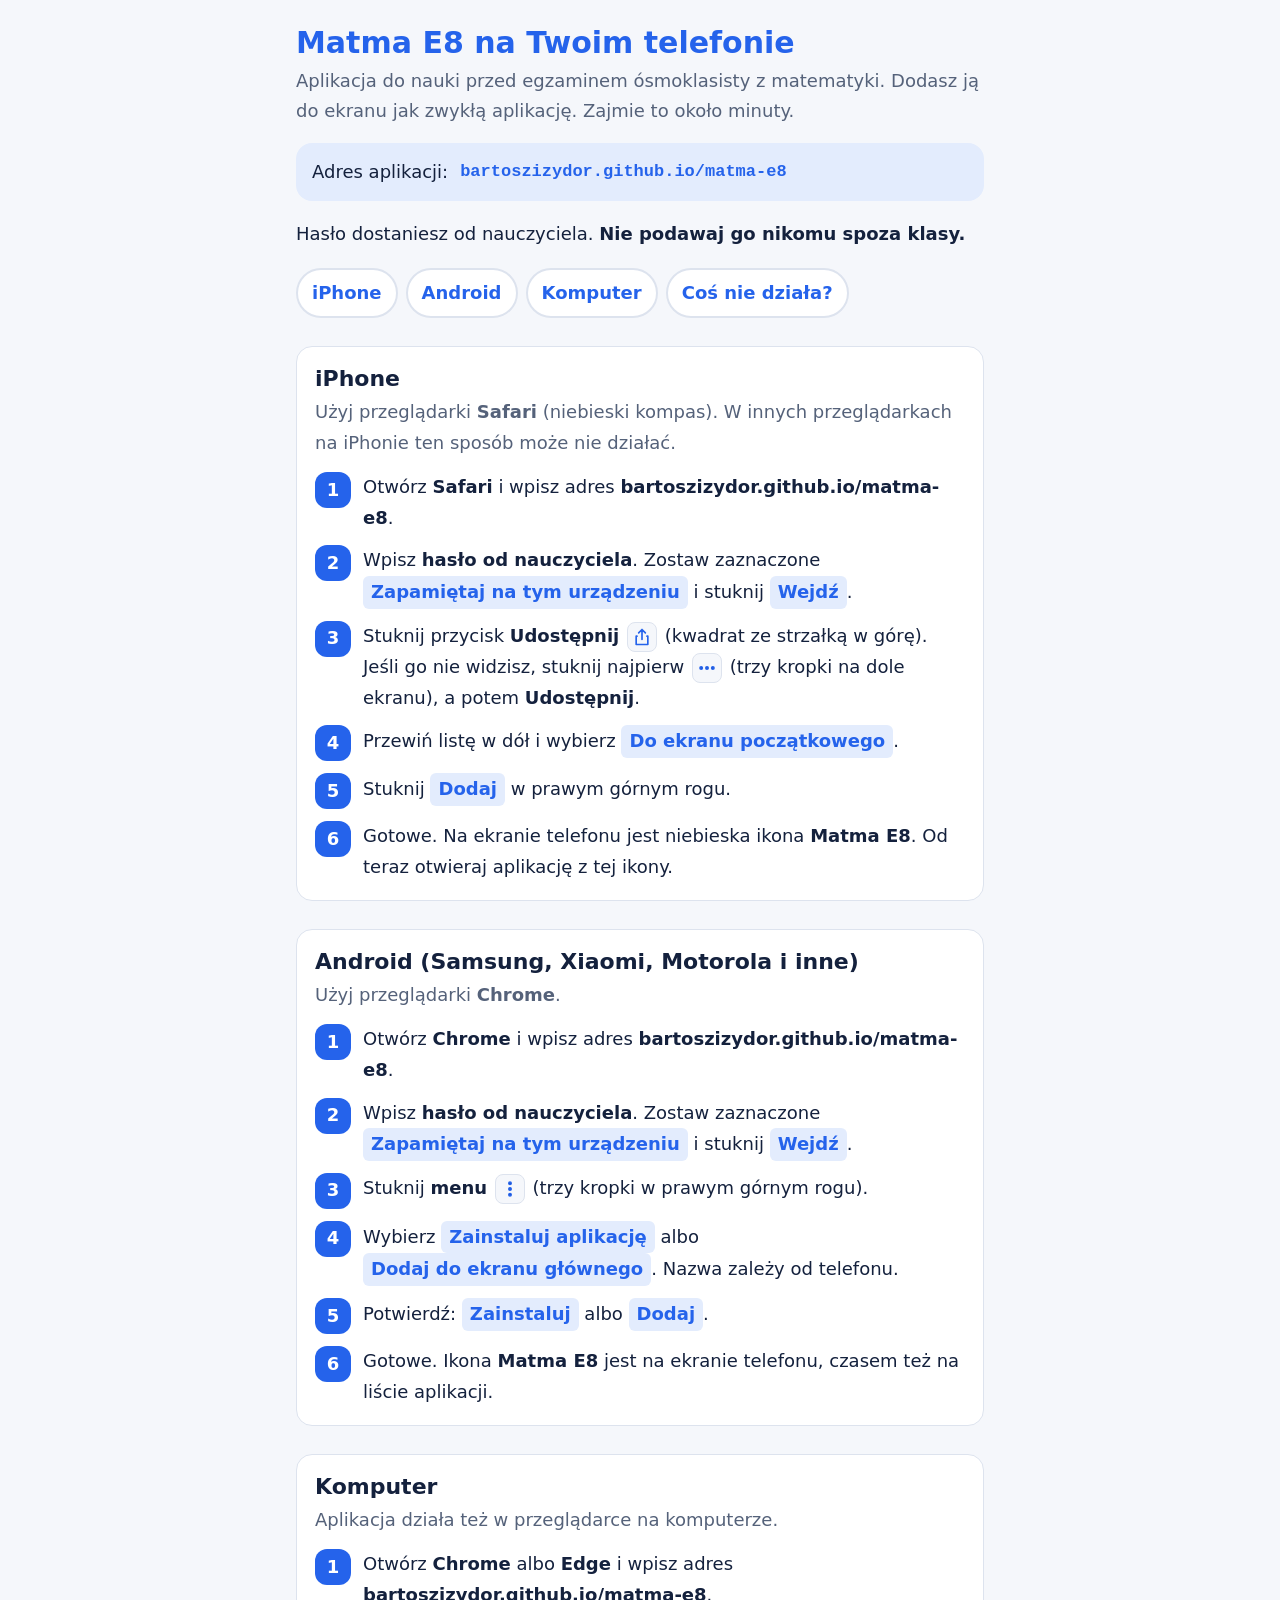
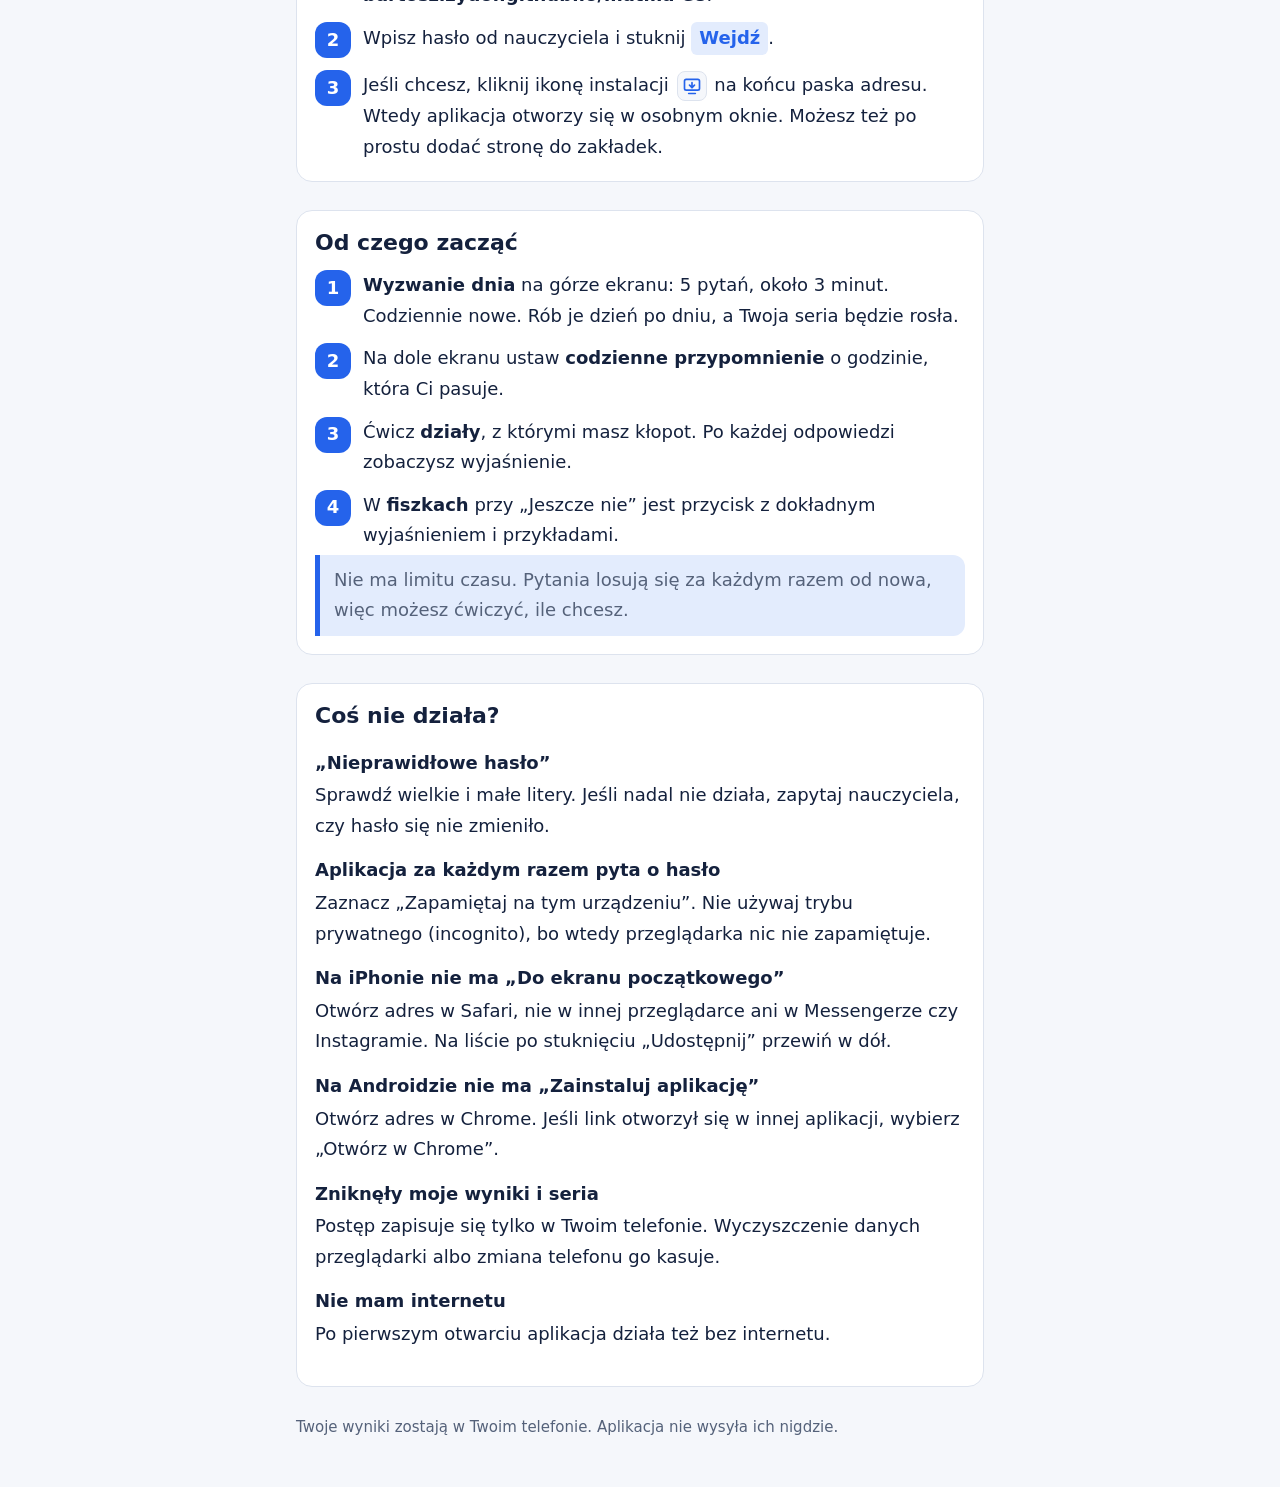
<file: instrukcja.html>
<!doctype html>
<html lang="pl">
<head>
<meta charset="utf-8">
<meta name="viewport" content="width=device-width, initial-scale=1, viewport-fit=cover">
<title>Matma E8 – jak dodać na telefon</title>
<meta name="robots" content="noindex">
<meta name="theme-color" content="#2563eb">
<link rel="icon" href="ikona.svg" type="image/svg+xml">
<link rel="stylesheet" href="style.css">
<style>
/* Instrukcja: jedna kolumna, kroki jako numerowana lista, ikony systemowe narysowane w SVG obok kroków. */
.instr h1{font-size:30px;margin:8px 0 4px;color:var(--acc)}
.instr .wstep{color:var(--mut);margin:0 0 8px}
.adres{display:flex;flex-wrap:wrap;gap:8px 12px;align-items:center;padding:14px 16px;border-radius:var(--r);background:var(--acc-jasny);margin:16px 0}
.adres code{font:700 17px/1.4 ui-monospace,Menlo,monospace;color:var(--acc);overflow-wrap:anywhere}
.spis{display:flex;flex-wrap:wrap;gap:8px;margin:8px 0 4px}
.spis a{padding:8px 14px;border-radius:99px;border:2px solid var(--linia);background:var(--karta);text-decoration:none;font-weight:600}
.sekcja{margin-top:28px;padding:18px;border-radius:var(--r);background:var(--karta);border:1px solid var(--linia)}
.sekcja h2{margin:0 0 4px}
.sekcja>p{margin:4px 0 0;color:var(--mut)}
.kroki{counter-reset:k;list-style:none;padding:0;margin:14px 0 0;display:grid;gap:12px}
.kroki li{counter-increment:k;display:grid;grid-template-columns:36px 1fr;gap:12px;align-items:start}
.kroki li::before{content:counter(k);display:grid;place-items:center;width:36px;height:36px;border-radius:12px;background:var(--acc);color:var(--acc-tx);font-weight:700}
.kroki li>div{min-width:0}
.ikona{display:inline-flex;vertical-align:middle;align-items:center;justify-content:center;width:30px;height:30px;border-radius:8px;border:1.5px solid var(--linia);background:var(--bg);margin:0 2px}
.ikona svg{width:20px;height:20px;fill:none;stroke:var(--acc);stroke-width:2;stroke-linecap:round;stroke-linejoin:round}
.przycisk{display:inline-block;padding:1px 8px;border-radius:6px;background:var(--acc-jasny);color:var(--acc);font-weight:700;white-space:nowrap}
.rada{margin-top:12px;padding:10px 14px;border-left:5px solid var(--acc);background:var(--acc-jasny);border-radius:0 12px 12px 0}
.problemy dt{font-weight:700;margin-top:14px}
.problemy dd{margin:2px 0 0;color:var(--tx)}
.stopka{color:var(--mut);font-size:15px;margin-top:28px}
@media print{.spis{display:none}.sekcja{break-inside:avoid;border-color:#ccc}body{background:#fff}}
</style>
</head>
<body>
<main class="wrap instr">
	<h1>Matma E8 na Twoim telefonie</h1>
	<p class="wstep">Aplikacja do nauki przed egzaminem ósmoklasisty z matematyki. Dodasz ją do ekranu jak zwykłą aplikację. Zajmie to około minuty.</p>

	<div class="adres"><span>Adres aplikacji:</span> <code>bartoszizydor.github.io/matma-e8</code></div>
	<p>Hasło dostaniesz od nauczyciela. <b>Nie podawaj go nikomu spoza klasy.</b></p>

	<nav class="spis" aria-label="Wybierz swój telefon">
		<a href="#iphone">iPhone</a>
		<a href="#android">Android</a>
		<a href="#komputer">Komputer</a>
		<a href="#problemy">Coś nie działa?</a>
	</nav>

	<section class="sekcja" id="iphone">
		<h2>iPhone</h2>
		<p>Użyj przeglądarki <b>Safari</b> (niebieski kompas). W innych przeglądarkach na iPhonie ten sposób może nie działać.</p>
		<ol class="kroki">
			<li><div>Otwórz <b>Safari</b> i wpisz adres <b>bartoszizydor.github.io/matma-e8</b>.</div></li>
			<li><div>Wpisz <b>hasło od nauczyciela</b>. Zostaw zaznaczone <span class="przycisk">Zapamiętaj na tym urządzeniu</span> i stuknij <span class="przycisk">Wejdź</span>.</div></li>
			<li><div>Stuknij przycisk <b>Udostępnij</b>
				<span class="ikona" aria-hidden="true"><svg viewBox="0 0 24 24"><path d="M12 15V3M8 7l4-4 4 4"/><path d="M6 11H5v10h14V11h-1"/></svg></span>
				(kwadrat ze strzałką w górę). Jeśli go nie widzisz, stuknij najpierw
				<span class="ikona" aria-hidden="true"><svg viewBox="0 0 24 24"><circle cx="5" cy="12" r="1.4" fill="currentColor"/><circle cx="12" cy="12" r="1.4" fill="currentColor"/><circle cx="19" cy="12" r="1.4" fill="currentColor"/></svg></span>
				(trzy kropki na dole ekranu), a potem <b>Udostępnij</b>.</div></li>
			<li><div>Przewiń listę w dół i wybierz <span class="przycisk">Do ekranu początkowego</span>.</div></li>
			<li><div>Stuknij <span class="przycisk">Dodaj</span> w prawym górnym rogu.</div></li>
			<li><div>Gotowe. Na ekranie telefonu jest niebieska ikona <b>Matma E8</b>. Od teraz otwieraj aplikację z tej ikony.</div></li>
		</ol>
	</section>

	<section class="sekcja" id="android">
		<h2>Android (Samsung, Xiaomi, Motorola i inne)</h2>
		<p>Użyj przeglądarki <b>Chrome</b>.</p>
		<ol class="kroki">
			<li><div>Otwórz <b>Chrome</b> i wpisz adres <b>bartoszizydor.github.io/matma-e8</b>.</div></li>
			<li><div>Wpisz <b>hasło od nauczyciela</b>. Zostaw zaznaczone <span class="przycisk">Zapamiętaj na tym urządzeniu</span> i stuknij <span class="przycisk">Wejdź</span>.</div></li>
			<li><div>Stuknij <b>menu</b>
				<span class="ikona" aria-hidden="true"><svg viewBox="0 0 24 24"><circle cx="12" cy="5" r="1.4" fill="currentColor"/><circle cx="12" cy="12" r="1.4" fill="currentColor"/><circle cx="12" cy="19" r="1.4" fill="currentColor"/></svg></span>
				(trzy kropki w prawym górnym rogu).</div></li>
			<li><div>Wybierz <span class="przycisk">Zainstaluj aplikację</span> albo <span class="przycisk">Dodaj do ekranu głównego</span>. Nazwa zależy od telefonu.</div></li>
			<li><div>Potwierdź: <span class="przycisk">Zainstaluj</span> albo <span class="przycisk">Dodaj</span>.</div></li>
			<li><div>Gotowe. Ikona <b>Matma E8</b> jest na ekranie telefonu, czasem też na liście aplikacji.</div></li>
		</ol>
	</section>

	<section class="sekcja" id="komputer">
		<h2>Komputer</h2>
		<p>Aplikacja działa też w przeglądarce na komputerze.</p>
		<ol class="kroki">
			<li><div>Otwórz <b>Chrome</b> albo <b>Edge</b> i wpisz adres <b>bartoszizydor.github.io/matma-e8</b>.</div></li>
			<li><div>Wpisz hasło od nauczyciela i stuknij <span class="przycisk">Wejdź</span>.</div></li>
			<li><div>Jeśli chcesz, kliknij ikonę instalacji
				<span class="ikona" aria-hidden="true"><svg viewBox="0 0 24 24"><rect x="3" y="4" width="18" height="13" rx="2"/><path d="M12 8v6M9 11l3 3 3-3M8 21h8"/></svg></span>
				na końcu paska adresu. Wtedy aplikacja otworzy się w osobnym oknie. Możesz też po prostu dodać stronę do zakładek.</div></li>
		</ol>
	</section>

	<section class="sekcja">
		<h2>Od czego zacząć</h2>
		<ol class="kroki">
			<li><div><b>Wyzwanie dnia</b> na górze ekranu: 5 pytań, około 3 minut. Codziennie nowe. Rób je dzień po dniu, a Twoja seria będzie rosła.</div></li>
			<li><div>Na dole ekranu ustaw <b>codzienne przypomnienie</b> o godzinie, która Ci pasuje.</div></li>
			<li><div>Ćwicz <b>działy</b>, z którymi masz kłopot. Po każdej odpowiedzi zobaczysz wyjaśnienie.</div></li>
			<li><div>W <b>fiszkach</b> przy „Jeszcze nie” jest przycisk z dokładnym wyjaśnieniem i przykładami.</div></li>
		</ol>
		<p class="rada">Nie ma limitu czasu. Pytania losują się za każdym razem od nowa, więc możesz ćwiczyć, ile chcesz.</p>
	</section>

	<section class="sekcja" id="problemy">
		<h2>Coś nie działa?</h2>
		<dl class="problemy">
			<dt>„Nieprawidłowe hasło”</dt>
			<dd>Sprawdź wielkie i małe litery. Jeśli nadal nie działa, zapytaj nauczyciela, czy hasło się nie zmieniło.</dd>
			<dt>Aplikacja za każdym razem pyta o hasło</dt>
			<dd>Zaznacz „Zapamiętaj na tym urządzeniu”. Nie używaj trybu prywatnego (incognito), bo wtedy przeglądarka nic nie zapamiętuje.</dd>
			<dt>Na iPhonie nie ma „Do ekranu początkowego”</dt>
			<dd>Otwórz adres w Safari, nie w innej przeglądarce ani w Messengerze czy Instagramie. Na liście po stuknięciu „Udostępnij” przewiń w dół.</dd>
			<dt>Na Androidzie nie ma „Zainstaluj aplikację”</dt>
			<dd>Otwórz adres w Chrome. Jeśli link otworzył się w innej aplikacji, wybierz „Otwórz w Chrome”.</dd>
			<dt>Zniknęły moje wyniki i seria</dt>
			<dd>Postęp zapisuje się tylko w Twoim telefonie. Wyczyszczenie danych przeglądarki albo zmiana telefonu go kasuje.</dd>
			<dt>Nie mam internetu</dt>
			<dd>Po pierwszym otwarciu aplikacja działa też bez internetu.</dd>
		</dl>
	</section>

	<p class="stopka">Twoje wyniki zostają w Twoim telefonie. Aplikacja nie wysyła ich nigdzie.</p>
</main>
</body>
</html>
</file>
<file: style.css>
/* Jedna kolumna do czytania, duże pola dotyku; kolor = niebieski akcent, zielony/czerwony tylko dla oceny odpowiedzi. */
:root{--bg:#f5f7fb;--karta:#fff;--tx:#14213d;--mut:#55627a;--linia:#dde3ee;--acc:#2563eb;--acc-tx:#fff;--acc-jasny:#e3ecfd;--ok:#15803d;--ok-bg:#e6f6ec;--zle:#b42318;--zle-bg:#fdecea;--r:16px;--rys-w2:#c7d7fa;--kula-c:#dc2626;--kula-n:#2563eb;--kula-z:#16a34a}
@media (prefers-color-scheme:dark){:root:not([data-theme="light"]){--bg:#0f1525;--karta:#18213a;--tx:#e9eefb;--mut:#a7b3cc;--linia:#2a3656;--acc:#5b8cff;--acc-tx:#0b1020;--acc-jasny:#1f2e55;--ok:#4ade80;--ok-bg:#12321f;--zle:#f87171;--zle-bg:#3a1717;--rys-w2:#2c4078;--kula-c:#f87171;--kula-n:#60a5fa;--kula-z:#4ade80;color-scheme:dark}}
:root[data-theme="dark"]{--bg:#0f1525;--karta:#18213a;--tx:#e9eefb;--mut:#a7b3cc;--linia:#2a3656;--acc:#5b8cff;--acc-tx:#0b1020;--acc-jasny:#1f2e55;--ok:#4ade80;--ok-bg:#12321f;--zle:#f87171;--zle-bg:#3a1717;--rys-w2:#2c4078;--kula-c:#f87171;--kula-n:#60a5fa;--kula-z:#4ade80;color-scheme:dark}
*{box-sizing:border-box}
html{-webkit-text-size-adjust:100%}
body{margin:0;background:var(--bg);color:var(--tx);font:18px/1.7 system-ui,-apple-system,"Segoe UI",Roboto,sans-serif}
.wrap{max-width:720px;margin:0 auto;padding-block:16px calc(32px + env(safe-area-inset-bottom, 0px));padding-left:max(16px, env(safe-area-inset-left, 0px));padding-right:max(16px, env(safe-area-inset-right, 0px))}
a{color:var(--acc)}
h1,h2,h3{line-height:1.25}
h2{font-size:22px;margin:28px 0 12px}
h3{font-size:19px;margin:24px 0 10px}
[tabindex="-1"]:focus{outline:none}
:focus-visible{outline:3px solid var(--acc);outline-offset:3px;border-radius:8px}

.naglowek{padding:20px 0 4px}
.naglowek h1{font-size:34px;margin:0;color:var(--acc)}
.naglowek p{margin:4px 0 0;color:var(--mut)}

.kafle{display:grid;grid-template-columns:1fr 1fr;gap:12px;margin-top:20px}
.kafel{display:flex;flex-direction:column;gap:2px;padding:18px;border-radius:var(--r);background:var(--karta);border:1px solid var(--linia);text-decoration:none;color:var(--tx)}
.kafel b{font-size:20px}
.kafel span{color:var(--mut);font-size:16px;line-height:1.4}
.kafel--glowny{background:var(--acc);border-color:var(--acc);color:var(--acc-tx)}
.kafel--glowny span{color:inherit;opacity:.9}
@media (max-width:420px){.kafle{grid-template-columns:1fr}}

.dzialy{list-style:none;margin:0;padding:0;display:grid;gap:10px}
.dzial{display:flex;gap:14px;align-items:center;padding:14px 16px;background:var(--karta);border:1px solid var(--linia);border-radius:var(--r);text-decoration:none;color:var(--tx)}
.dzial-nr{flex:none;width:40px;height:40px;border-radius:12px;display:grid;place-items:center;background:var(--acc-jasny);color:var(--acc);font-weight:700}
.dzial-tresc{flex:1;display:grid;gap:4px;min-width:0}
.dzial-tresc small{color:var(--mut);font-size:15px}
.pasek{display:block;height:8px;border-radius:99px;background:var(--linia);overflow:hidden}
.pasek i,.postep i{display:block;height:100%;background:var(--acc);border-radius:99px}
.uwaga{color:var(--mut);font-size:16px;margin-top:24px}

.pasek-gora{display:flex;justify-content:space-between;align-items:center;gap:12px;font-size:16px;color:var(--mut)}
.wroc{text-decoration:none;font-weight:600;padding:8px 0}
.postep{height:8px;border-radius:99px;background:var(--linia);overflow:hidden;margin-top:8px}
.licznik{color:var(--mut);font-size:16px;margin:12px 0 0}
.tresc{font-size:22px;font-weight:600;margin:8px 0 18px}

.opcje{display:grid;gap:10px}
.opcja{display:flex;align-items:center;gap:14px;width:100%;min-height:58px;padding:12px 16px;text-align:left;font:inherit;color:var(--tx);background:var(--karta);border:2px solid var(--linia);border-radius:var(--r);cursor:pointer}
.opcja:hover:not(:disabled){border-color:var(--acc)}
.opcja b{flex:none;width:34px;height:34px;border-radius:10px;display:grid;place-items:center;background:var(--acc-jasny);color:var(--acc)}
.opcja:disabled{cursor:default}
.opcja.dobra{border-color:var(--ok);background:var(--ok-bg)}
.opcja.dobra b{background:var(--ok);color:#fff}
.opcja.zla{border-color:var(--zle);background:var(--zle-bg)}
.opcja.zla b{background:var(--zle);color:#fff}

.wyjasnienie{margin-top:16px;padding:14px 18px;border-radius:var(--r);border-left:6px solid}
.wyjasnienie p{margin:4px 0}
.is-ok{background:var(--ok-bg);border-color:var(--ok)}
.is-zle{background:var(--zle-bg);border-color:var(--zle)}
.werdykt{font-weight:700}

.btn{display:inline-flex;justify-content:center;align-items:center;min-height:52px;padding:12px 24px;margin-top:16px;border:0;border-radius:var(--r);background:var(--acc);color:var(--acc-tx);font:inherit;font-weight:700;text-decoration:none;cursor:pointer}
.btn--jasny{background:var(--acc-jasny);color:var(--acc)}
#dalej{width:100%}
.przyciski{display:grid;grid-template-columns:1fr 1fr;gap:12px}
.przyciski .btn{width:100%}

.wynik{text-align:center;padding:12px 0}
.procent{font-size:56px;font-weight:800;color:var(--acc);margin:0;line-height:1.1}
.rozbicie{list-style:none;padding:0;margin:0;display:grid;gap:6px}
.rozbicie li{display:flex;justify-content:space-between;gap:12px;padding:8px 14px;background:var(--karta);border:1px solid var(--linia);border-radius:12px}
.blad{background:var(--karta);border:1px solid var(--linia);border-radius:var(--r);padding:12px 16px;margin-bottom:10px}
.blad p{margin:4px 0}
.tresc-mala{font-weight:600}
.wyj{color:var(--mut)}

.fiszka{margin-top:12px;min-height:200px;padding:24px;background:var(--karta);border:1px solid var(--linia);border-radius:var(--r);text-align:center;display:flex;flex-direction:column;justify-content:center}
.fiszka small{color:var(--mut);font-size:15px}
.fiszka-przod{font-size:24px;font-weight:700;margin:8px 0}
.fiszka-tyl{font-size:20px;margin:12px 0 0;padding-top:14px;border-top:1px dashed var(--linia)}

/* ułamki piętrowe i pierwiastki */
.frac{display:inline-flex;flex-direction:column;vertical-align:middle;text-align:center;line-height:1.15;margin:0 .1em}
.frac>span:first-child{border-bottom:2px solid currentColor;padding:0 .2em}
.pod{border-top:2px solid currentColor;padding:0 .1em}
sup{line-height:0}
.fiszka-przyklad{font-size:18px;margin:12px 0 0;padding:10px 14px;border-radius:12px;background:var(--acc-jasny);color:var(--tx);text-align:left}
.fiszka-tyl{text-align:left}
.otucha{grid-column:1/-1;margin:8px 0 -4px;color:var(--mut);text-align:center}
.regula{font-size:19px;padding:12px 16px;border-radius:12px;background:var(--acc-jasny);margin:0}
.przyklady{display:grid;gap:8px;padding-left:1.4em;margin:0}
.przyklady li{padding:8px 12px;background:var(--karta);border:1px solid var(--linia);border-radius:12px}
.typowy-blad{margin-top:20px;padding:12px 16px;border-radius:12px;background:var(--zle-bg);border-left:6px solid var(--zle)}

/* rysunki SVG – kolory z motywu */
.rys{margin:4px 0 16px;display:flex;justify-content:center}
.rys svg{width:100%;max-width:340px;height:auto;overflow:visible}
.fiszka .rys{margin:12px 0 4px}
.rys .l{fill:none;stroke:var(--tx);stroke-width:2.5;stroke-linejoin:round;stroke-linecap:round}
.rys .cienka{fill:none;stroke:var(--tx);stroke-width:1.6}
.rys .p{fill:none;stroke:var(--mut);stroke-width:2;stroke-dasharray:6 5}
.rys .a{fill:none;stroke:var(--acc);stroke-width:3;stroke-linecap:round}
.rys .w{fill:var(--acc-jasny)}
.rys .w2{fill:var(--rys-w2)}
.rys .wa{fill:var(--acc)}
.rys .wa-jasny{fill:var(--rys-w2)}
.rys .siatka{fill:var(--karta);stroke:var(--linia);stroke-width:1}
.rys .siatka.wa{fill:var(--acc)}
.rys text{fill:var(--tx);font:600 16px system-ui,-apple-system,sans-serif}
.rys .m{font-size:13px;font-weight:500}
.rys .mm{font-size:11px;font-weight:500}
.rys .akc{fill:var(--acc);font-weight:700}
.rys .na-akc{fill:var(--acc-tx)}
.rys .kula{stroke:var(--tx);stroke-width:1.5}
.rys .kc{fill:var(--kula-c)}
.rys .kn{fill:var(--kula-n)}
.rys .kz{fill:var(--kula-z)}

/* wyzwanie dnia i przypomnienie */
.wyzwanie{display:flex;align-items:center;gap:16px;margin-top:20px;padding:16px 18px;border-radius:var(--r);border:2px solid var(--acc);background:var(--karta);text-decoration:none;color:var(--tx)}
.wyzwanie-tresc{flex:1;display:grid;gap:2px;min-width:0}
.wyzwanie-tresc b{font-size:20px;color:var(--acc)}
.wyzwanie-tresc small{color:var(--mut);font-size:16px;line-height:1.4}
.wyzwanie.zrobione{border-color:var(--ok);background:var(--ok-bg)}
.wyzwanie.zrobione .wyzwanie-tresc b{color:var(--ok)}
.seria{flex:none;display:grid;justify-items:center;min-width:64px;padding:6px 10px;border-radius:12px;background:var(--acc-jasny);line-height:1.1}
.seria b{font-size:26px;color:var(--acc);font-variant-numeric:tabular-nums}
.seria small{font-size:13px;color:var(--mut)}
.seria-wynik{font-size:19px}
.pole{display:flex;align-items:center;gap:12px;margin:16px 0 4px;font-weight:600}
.pole input{font:inherit;padding:8px 12px;border-radius:12px;border:2px solid var(--linia);background:var(--karta);color:var(--tx)}

/* podgląd nauczyciela */
.kafel-nauczyciel{margin-top:12px;border-style:dashed}
.podglad-opcje{display:grid;gap:4px;margin:8px 0;padding-left:1.6em}
.podglad-opcje .poprawna{color:var(--ok);font-weight:600}
.podglad-fiszka summary{cursor:pointer;font-weight:700;padding:4px 0}
.podglad-fiszka[open] summary{margin-bottom:8px}
.podglad-fiszka .regula{margin:8px 0}
.link{background:none;border:0;padding:0;font:inherit;color:var(--acc);text-decoration:underline;cursor:pointer}

/* imię i nazwisko ucznia */
.dane-ucznia{display:grid;gap:10px;max-width:420px;margin:8vh auto 0}
.dane-ucznia h2{margin:0}
.dane-ucznia p{margin:0;color:var(--mut)}
.dane-ucznia label{font-weight:600}
.dane-ucznia input{font:inherit;padding:12px 14px;border-radius:12px;border:2px solid var(--linia);background:var(--karta);color:var(--tx)}
.blad-danych{color:var(--zle)!important;font-weight:600;min-height:1.7em}
.dane-ucznia input.litera{width:4.2em;text-align:center;text-transform:uppercase}

/* Wyniki uczniów (nauczyciel) i kod ucznia */
.klasa-nr{display:grid;grid-template-columns:1fr 1fr;gap:12px;align-items:end}
.klasa-nr span{display:grid;gap:6px}
.dane-ucznia .kod{font:700 20px/1.2 ui-monospace,Menlo,monospace;letter-spacing:.15em;text-transform:uppercase}
.nowy-kod{margin:16px 0;padding:16px;border-radius:var(--r);background:var(--acc-jasny);border:2px solid var(--acc)}
.nowy-kod p{margin:4px 0}
.kod-duzy{font:700 36px/1.2 ui-monospace,Menlo,monospace;letter-spacing:.2em;color:var(--acc)}
.kod-maly{font:600 14px ui-monospace,Menlo,monospace;color:var(--mut);margin-left:6px}
#dodaj{margin:24px 0 0}

/* Ułatwienia: pasek pomocy przy pytaniu, okno z tabliczką/kalkulatorem/słowniczkiem */
.pomoce{display:flex;flex-wrap:wrap;gap:8px;margin:4px 0 14px}
.pomoce .btn{width:auto;margin:0;padding:8px 12px;font-size:15px}
.okno{width:min(640px,calc(100vw - 32px));max-height:85vh;border:none;border-radius:var(--r);background:var(--bg);color:var(--tx);padding:16px}
.okno::backdrop{background:rgb(0 0 0/.45)}
.okno-gora{display:flex;justify-content:space-between;align-items:center;gap:12px;margin-bottom:8px}
.okno-gora h2{margin:0;font-size:22px}
.okno-gora .btn{width:auto;padding:8px 14px}
.tabliczka{border-collapse:collapse;width:100%;font-variant-numeric:tabular-nums;font-size:15px}
.tabliczka th,.tabliczka td{border:1px solid var(--linia);padding:4px 2px;text-align:center}
.tabliczka th{background:var(--acc-jasny);color:var(--acc)}
.tabliczka tr:nth-child(odd) td{background:var(--karta)}
.kalkulator{display:grid;gap:8px;margin-top:16px}
.kalkulator div{display:flex;gap:8px}
.kalkulator input{flex:1;min-width:0;font:inherit;font-size:20px;padding:10px 12px;border-radius:12px;border:2px solid var(--linia);background:var(--karta);color:var(--tx)}
.kalkulator .btn{width:auto;padding:10px 20px}
#kalk-wynik{font-size:24px;font-weight:700;color:var(--acc);min-height:1.4em;margin:0}
.slowniczek dt{font-weight:700;margin-top:12px}
.slowniczek dt span{font-weight:400;color:var(--mut)}
.slowniczek dd{margin:2px 0 0}
.przelacznik{display:flex;gap:12px;align-items:flex-start;padding:14px;border-radius:var(--r);background:var(--karta);border:1px solid var(--linia);margin:12px 0}
.przelacznik input{width:24px;height:24px;flex:none;margin-top:2px}
.postep-wyniku{font-weight:700;color:var(--ok, var(--acc))}

.wybor{border:0;padding:0;margin:18px 0 0}
.wybor legend{font-weight:700;font-size:18px;margin-bottom:4px}
.wybor .przelacznik{margin:8px 0}
.wybor .btn{width:auto}

/* Wygląd v2: miękkie cienie, kolorowe działy, nagłówek z logo, wynik w pierścieniu. Spokojnie – bez migania i ruchu przy reduced-motion. */
:root{--cien:0 1px 2px rgb(20 33 61/.06),0 4px 14px rgb(20 33 61/.07);--acc2:#7c3aed}
@media (prefers-color-scheme:dark){:root:not([data-theme="light"]){--cien:0 1px 2px rgb(0 0 0/.4);--acc2:#a78bfa}}
:root[data-theme="dark"]{--cien:0 1px 2px rgb(0 0 0/.4);--acc2:#a78bfa}

.naglowek{display:flex;align-items:center;gap:14px;padding:12px 0 4px}
.logo{flex:none;width:56px;height:56px;border-radius:16px;box-shadow:var(--cien)}
.naglowek h1{font-size:30px;background:linear-gradient(90deg,var(--acc),var(--acc2));-webkit-background-clip:text;background-clip:text;color:transparent}
.naglowek p{line-height:1.4;font-size:16px}

.kafel,.dzial,.opcja,.wyzwanie,.blad,.fiszka,.rozbicie li,.przelacznik{box-shadow:var(--cien)}
.kafel,.dzial,.opcja,.wyzwanie,.btn{transition:transform .12s,border-color .15s,background-color .15s}
.kafel:active,.dzial:active,.opcja:active:not(:disabled),.wyzwanie:active,.btn:active{transform:scale(.98)}
.kafel:has(.ikona){display:grid;grid-template-columns:auto 1fr;column-gap:14px;align-items:center}
.kafel .ikona{grid-row:span 2;font-style:normal;font-size:24px;line-height:1;width:48px;height:48px;border-radius:14px;display:grid;place-items:center;background:var(--acc-jasny)}
.kafel--glowny .ikona{background:rgb(255 255 255/.22)}
.kafel--glowny{background:linear-gradient(135deg,var(--acc),var(--acc2));border:0}

.wyzwanie{border:0;background:linear-gradient(var(--karta),var(--karta)) padding-box,linear-gradient(135deg,var(--acc),var(--acc2)) border-box;border:2px solid transparent}
.wyzwanie.zrobione{background:var(--ok-bg);border-color:var(--ok)}
.seria{grid-template-columns:auto auto;align-items:center;column-gap:4px;padding:8px 12px}
.seria>span{font-size:22px}
.seria small{grid-column:1/-1}

/* każdy dział ma swój kolor numeru (odcień z listy, kontrast sprawdzony na jasnym i ciemnym) */
.dzialy li:nth-child(6n+1){--kol:#2563eb}.dzialy li:nth-child(6n+2){--kol:#7c3aed}.dzialy li:nth-child(6n+3){--kol:#be185d}
.dzialy li:nth-child(6n+4){--kol:#c2410c}.dzialy li:nth-child(6n+5){--kol:#0f766e}.dzialy li:nth-child(6n){--kol:#0369a1}
.dzial-nr{background:var(--kol,var(--acc));color:#fff}
.dzial .pasek i{background:var(--kol,var(--acc))}
.dzial .pasek--ok i{background:var(--ok)}

.postep{height:10px}
.postep i{background:linear-gradient(90deg,var(--acc),var(--acc2));transition:width .3s}
.tresc{padding:18px 20px;background:var(--karta);border-radius:var(--r);box-shadow:var(--cien);font-size:21px}
.pomoce{gap:6px}.pomoce .btn{border-radius:99px;padding:6px 12px;min-height:40px;box-shadow:none}
.opcja b{font-weight:800}
.btn{box-shadow:var(--cien)}
.btn:not(.btn--jasny){background:linear-gradient(135deg,var(--acc),var(--acc2))}
.wyjasnienie{box-shadow:var(--cien)}

.procent{--p:0;width:150px;height:150px;margin:8px auto 12px;border-radius:50%;display:grid;place-items:center;
	background:conic-gradient(var(--acc) calc(var(--p)*1%),var(--linia) 0);font-size:40px}
.procent span{width:120px;height:120px;border-radius:50%;display:grid;place-items:center;background:var(--bg)}

@media (prefers-reduced-motion:reduce){*{transition:none!important}.kafel:active,.dzial:active,.opcja:active,.wyzwanie:active,.btn:active{transform:none}}
</file>
